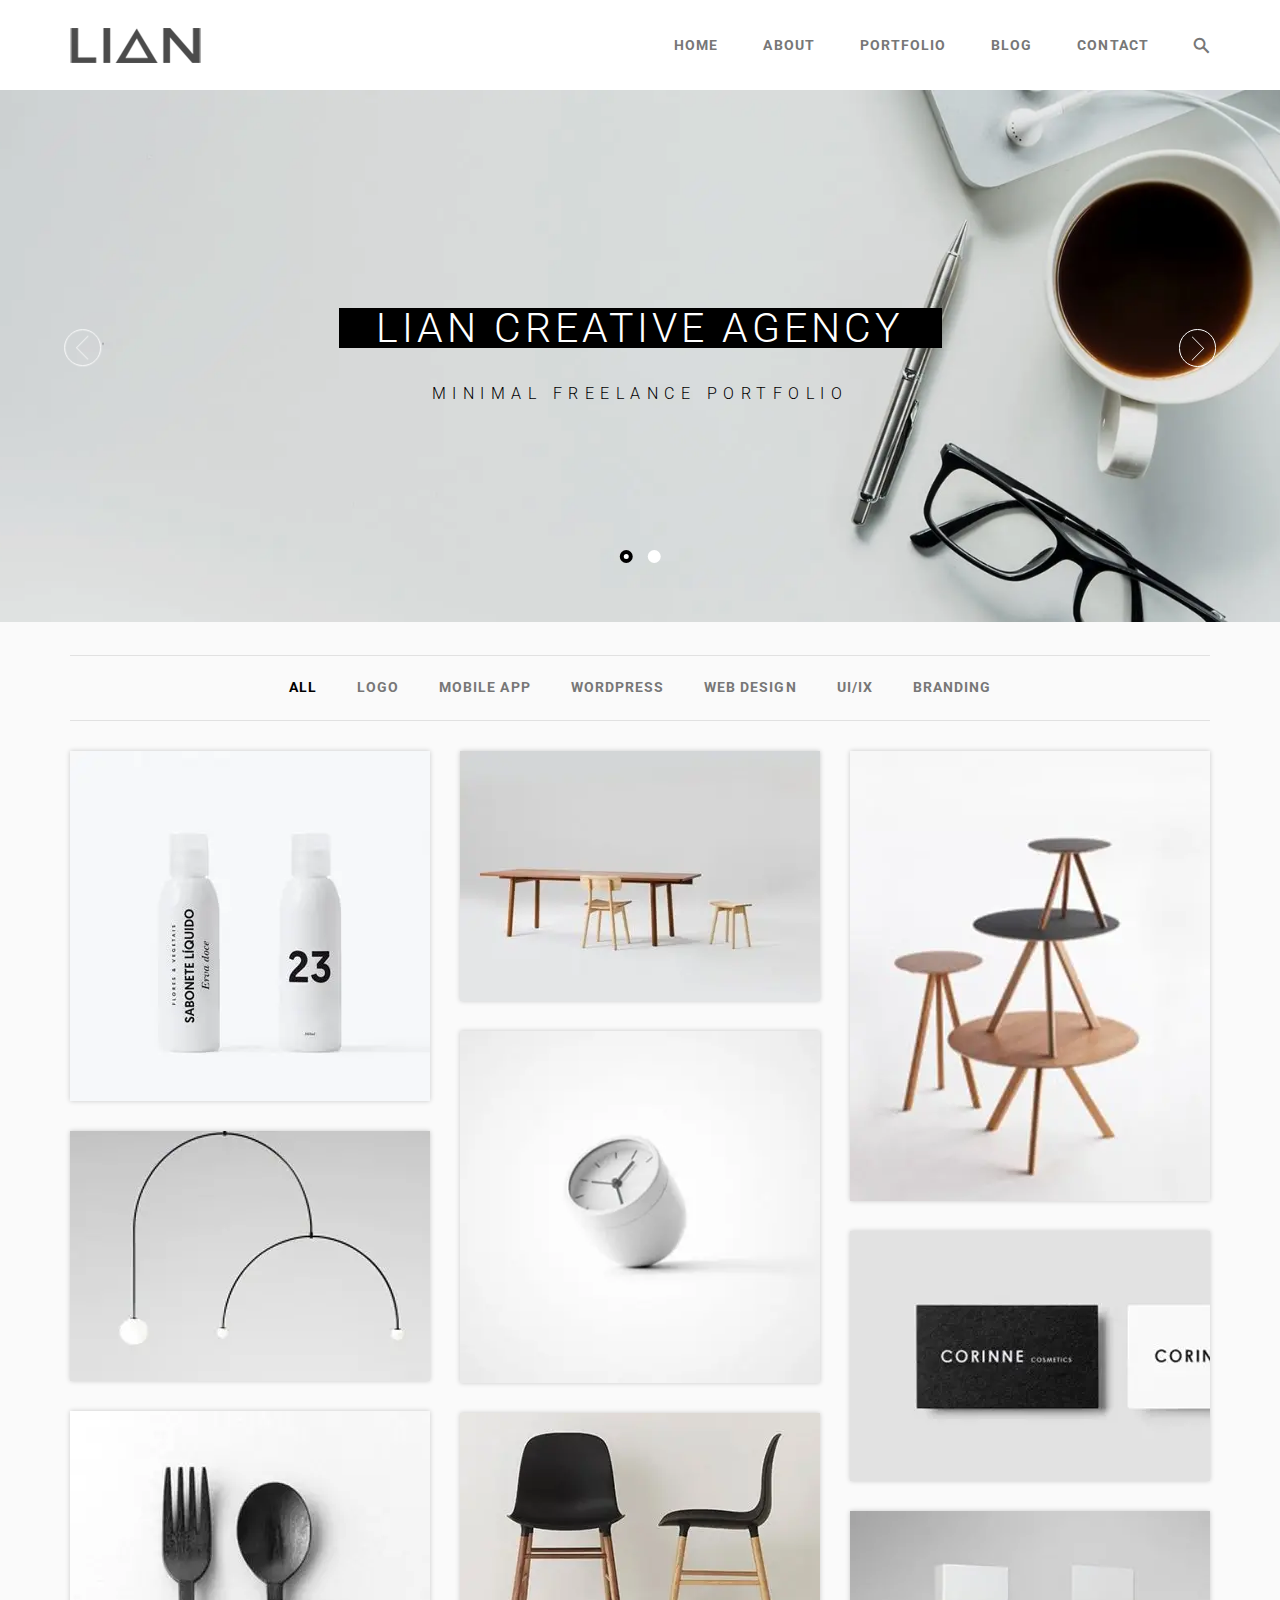
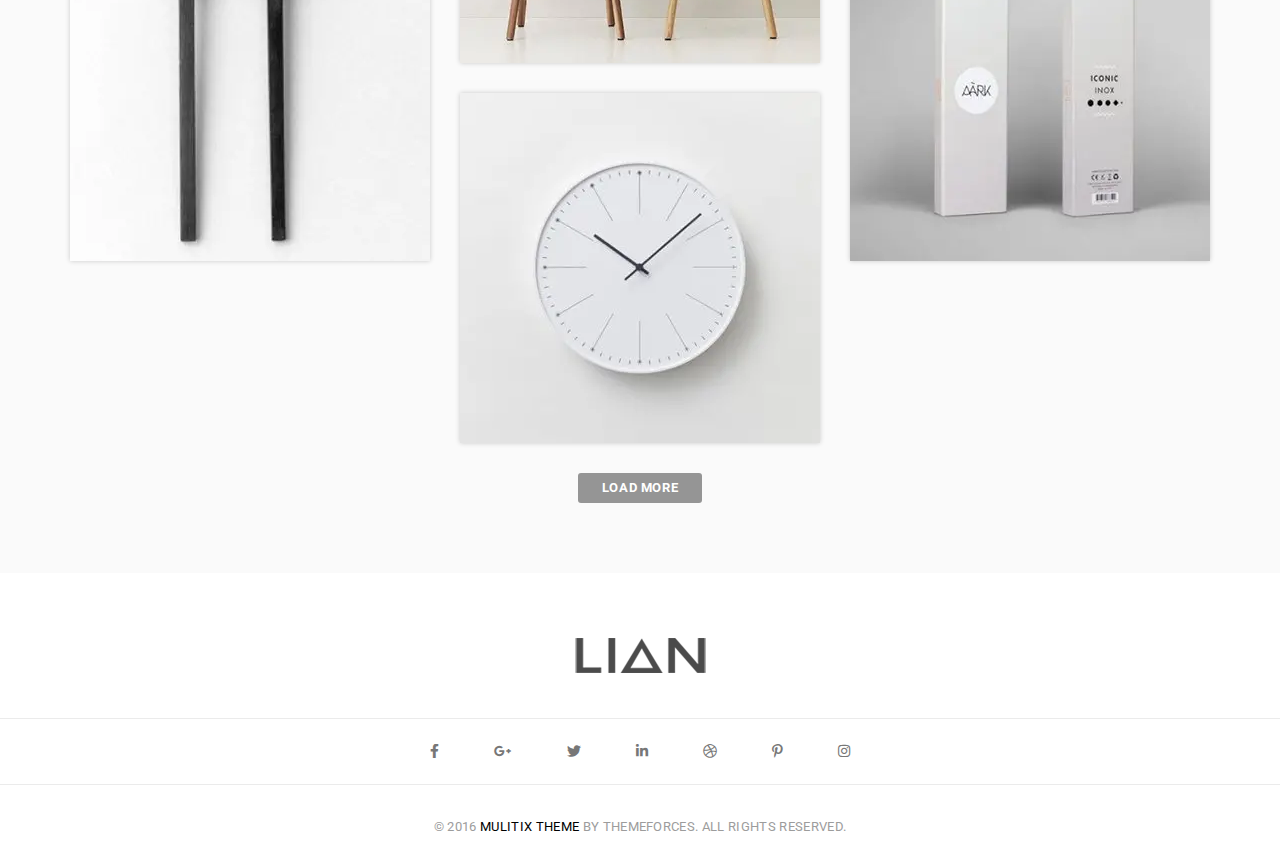
<file: index.html>
<!DOCTYPE html>
<html lang="ru">

<head>
	<title>Home</title>
	<meta charset="UTF-8">
	<meta name="format-detection" content="telephone=no">
	<link rel="stylesheet" href="css/style.min.css">
	<link rel="shortcut icon" href="favicon.ico">
	<!-- <meta name="robots" content="noindex, nofollow"> -->
	<!-- <meta name="viewport" content="width=device-width, initial-scale=1.0, maximum-scale=1.0, user-scalable=0"> -->
	<meta name="viewport" content="width=device-width, initial-scale=1.0">
</head>

<body>
	<div class="wrapper">
		<header class="header">
			<div class="header__content _container">
				<a href="index.html" class="header__logo"></a>
				<div class="header__menu menu">
					<div class="menu__icon icon-menu">
						<span></span>
						<span></span>
						<span></span>
					</div>
					<nav class="menu__body">
						<ul data-da=".menu__body,767,0" class="menu__list">
							<li><a href="index.html" class="menu__link">HOME</a></li>
							<li><a href="about.html" class="menu__link">About</a></li>
							<li><a href="portfolio.html" class="menu__link">Portfolio</a></li>
							<li><a href="blog.html" class="menu__link">BLOG</a></li>
							<li><a href="contacts.html" class="menu__link">Contact</a></li>
							<li class="menu__search-box">
								<form action="#" method="get">
									<input autocomplete="off" type="text" name="form[]" class="menu__input input"
										placeholder="Search">
								</form>
								<div class="menu__link _icon-search"></div>
							</li>
						</ul>
					</nav>
				</div>
			</div>
		</header>
		<main class="page">
			<div class="page__mainscreen-slider mainslider">
				<div class="mainslider__body _swiper">
					<div class="swiper-wrapper">
						<div class="mainslider__slide swiper-slide">
							<div class="mainslider__content content-mainslider">
								<div class="content-mainslider__body">
									<div class="content-mainslider__title main-title">
										<h1>Lian Creative Agency</h1>
									</div>
									<div class="content-mainslider__text main-subtitle">
										Minimal Freelance Portfolio
									</div>
								</div>
							</div>
							<div class="mainslider__image _ibg">
								<picture>
									<source srcset="img/main-bg-slider-01.webp" type="image/webp"><img
										src="img/main-bg-slider-01.jpg" alt="">
								</picture>
							</div>
						</div>
						<div class="mainslider__slide swiper-slide">
							<div class="mainslider__content content-mainslider">
								<div class="content-mainslider__body">
									<div class="content-mainslider__title main-title">
										<h1>Design & Branding</h1>
									</div>
									<div class="content-mainslider__text main-subtitle">
										We Deliver Quality Results
									</div>
								</div>
							</div>
							<div class="mainslider__image _ibg">
								<picture>
									<source srcset="img/main-bg-slider-02.webp" type="image/webp"><img
										src="img/main-bg-slider-02.jpg" alt="">
								</picture>
							</div>
						</div>
					</div>
				</div>
				<div class="mainslider__more mainslider__more_prev"></div>
				<div class="mainslider__more mainslider__more_next"></div>
				<div class="mainslider__dotts"></div>
			</div>
			<div class="page__portfolio portfolio-block">
				<div class="_container">
					<div class="portfolio-block__content content-block _tabs">
						<nav class="content-block__nav">
							<div class="content-block__item _tabs-item _active">All</div>
							<div class="content-block__item _tabs-item">Logo</div>
							<div class="content-block__item _tabs-item">Mobile App</div>
							<div class="content-block__item _tabs-item">WordPress</div>
							<div class="content-block__item _tabs-item">Web Design</div>
							<div class="content-block__item _tabs-item">UI/IX</div>
							<div class="content-block__item _tabs-item">Branding</div>
						</nav>
						<div class="content-block__body">
							<div class="content-block__block _tabs-block _active">
								<div class="content-block__row">
									<div class="content-block__column">
										<div class="content-block__img-body">
											<a href="details.html" class="content-block__image">
												<picture>
													<source srcset="img/portfolio/col1_01.webp" type="image/webp"><img
														src="img/portfolio/col1_01.jpg" alt="">
												</picture>
											</a>
										</div>
										<div class="content-block__img-body">
											<a href="details.html" class="content-block__image">
												<picture>
													<source srcset="img/portfolio/col1_02.webp" type="image/webp"><img
														src="img/portfolio/col1_02.jpg" alt="">
												</picture>
											</a>
										</div>
										<div class="content-block__img-body">
											<a href="details.html" class="content-block__image">
												<picture>
													<source srcset="img/portfolio/col1_03.webp" type="image/webp"><img
														src="img/portfolio/col1_03.jpg" alt="">
												</picture>
											</a>
										</div>
									</div>
									<div class="content-block__column">
										<div class="content-block__img-body">
											<a href="details.html" class="content-block__image">
												<picture>
													<source srcset="img/portfolio/col2_01.webp" type="image/webp"><img
														src="img/portfolio/col2_01.jpg" alt="">
												</picture>
											</a>
										</div>
										<div class="content-block__img-body">
											<a href="details.html" class="content-block__image">
												<picture>
													<source srcset="img/portfolio/col2_02.webp" type="image/webp"><img
														src="img/portfolio/col2_02.jpg" alt="">
												</picture>
											</a>
										</div>
										<div class="content-block__img-body">
											<a href="details.html" class="content-block__image">
												<picture>
													<source srcset="img/portfolio/col2_03.webp" type="image/webp"><img
														src="img/portfolio/col2_03.jpg" alt="">
												</picture>
											</a>
										</div>
										<div class="content-block__img-body">
											<a href="details.html" class="content-block__image">
												<picture>
													<source srcset="img/portfolio/col2_04.webp" type="image/webp"><img
														src="img/portfolio/col2_04.jpg" alt="">
												</picture>
											</a>
										</div>
									</div>
									<div class="content-block__column">
										<div class="content-block__img-body">
											<a href="details.html" class="content-block__image">
												<picture>
													<source srcset="img/portfolio/col3_01.webp" type="image/webp"><img
														src="img/portfolio/col3_01.jpg" alt="">
												</picture>
											</a>
										</div>
										<div class="content-block__img-body">
											<a href="details.html" class="content-block__image">
												<picture>
													<source srcset="img/portfolio/col3_02.webp" type="image/webp"><img
														src="img/portfolio/col3_02.jpg" alt="">
												</picture>
											</a>
										</div>
										<div class="content-block__img-body">
											<a href="details.html" class="content-block__image">
												<picture>
													<source srcset="img/portfolio/col3_03.webp" type="image/webp"><img
														src="img/portfolio/col3_03.jpg" alt="">
												</picture>
											</a>
										</div>
									</div>
								</div>
							</div>
							<div class="content-block__block _tabs-block">
								<div class="content-block__row">
									<div class="content-block__column">
										<div class="content-block__img-body">
											<a href="details.html" class="content-block__image">
												<picture>
													<source srcset="img/portfolio/col2_01.webp" type="image/webp"><img
														src="img/portfolio/col2_01.jpg" alt="">
												</picture>
											</a>
										</div>
										<div class="content-block__img-body">
											<a href="details.html" class="content-block__image">
												<picture>
													<source srcset="img/portfolio/col2_02.webp" type="image/webp"><img
														src="img/portfolio/col2_02.jpg" alt="">
												</picture>
											</a>
										</div>
										<div class="content-block__img-body">
											<a href="details.html" class="content-block__image">
												<picture>
													<source srcset="img/portfolio/col2_03.webp" type="image/webp"><img
														src="img/portfolio/col2_03.jpg" alt="">
												</picture>
											</a>
										</div>
										<div class="content-block__img-body">
											<a href="details.html" class="content-block__image">
												<picture>
													<source srcset="img/portfolio/col2_04.webp" type="image/webp"><img
														src="img/portfolio/col2_04.jpg" alt="">
												</picture>
											</a>
										</div>
									</div>
									<div class="content-block__column">
										<div class="content-block__img-body">
											<a href="details.html" class="content-block__image">
												<picture>
													<source srcset="img/portfolio/col1_01.webp" type="image/webp"><img
														src="img/portfolio/col1_01.jpg" alt="">
												</picture>
											</a>
										</div>
										<div class="content-block__img-body">
											<a href="details.html" class="content-block__image">
												<picture>
													<source srcset="img/portfolio/col1_02.webp" type="image/webp"><img
														src="img/portfolio/col1_02.jpg" alt="">
												</picture>
											</a>
										</div>
										<div class="content-block__img-body">
											<a href="details.html" class="content-block__image">
												<picture>
													<source srcset="img/portfolio/col1_03.webp" type="image/webp"><img
														src="img/portfolio/col1_03.jpg" alt="">
												</picture>
											</a>
										</div>
									</div>
									<div class="content-block__column">
										<div class="content-block__img-body">
											<a href="details.html" class="content-block__image">
												<picture>
													<source srcset="img/portfolio/col3_01.webp" type="image/webp"><img
														src="img/portfolio/col3_01.jpg" alt="">
												</picture>
											</a>
										</div>
										<div class="content-block__img-body">
											<a href="details.html" class="content-block__image">
												<picture>
													<source srcset="img/portfolio/col3_02.webp" type="image/webp"><img
														src="img/portfolio/col3_02.jpg" alt="">
												</picture>
											</a>
										</div>
										<div class="content-block__img-body">
											<a href="details.html" class="content-block__image">
												<picture>
													<source srcset="img/portfolio/col3_03.webp" type="image/webp"><img
														src="img/portfolio/col3_03.jpg" alt="">
												</picture>
											</a>
										</div>
									</div>
								</div>
							</div>
							<div class="content-block__block _tabs-block">
								<div class="content-block__row">
									<div class="content-block__column">
										<div class="content-block__img-body">
											<a href="details.html" class="content-block__image">
												<picture>
													<source srcset="img/portfolio/col2_01.webp" type="image/webp"><img
														src="img/portfolio/col2_01.jpg" alt="">
												</picture>
											</a>
										</div>
										<div class="content-block__img-body">
											<a href="details.html" class="content-block__image">
												<picture>
													<source srcset="img/portfolio/col2_02.webp" type="image/webp"><img
														src="img/portfolio/col2_02.jpg" alt="">
												</picture>
											</a>
										</div>
										<div class="content-block__img-body">
											<a href="details.html" class="content-block__image">
												<picture>
													<source srcset="img/portfolio/col2_03.webp" type="image/webp"><img
														src="img/portfolio/col2_03.jpg" alt="">
												</picture>
											</a>
										</div>
										<div class="content-block__img-body">
											<a href="details.html" class="content-block__image">
												<picture>
													<source srcset="img/portfolio/col2_04.webp" type="image/webp"><img
														src="img/portfolio/col2_04.jpg" alt="">
												</picture>
											</a>
										</div>
									</div>
									<div class="content-block__column">
										<div class="content-block__img-body">
											<a href="details.html" class="content-block__image">
												<picture>
													<source srcset="img/portfolio/col1_01.webp" type="image/webp"><img
														src="img/portfolio/col1_01.jpg" alt="">
												</picture>
											</a>
										</div>
										<div class="content-block__img-body">
											<a href="details.html" class="content-block__image">
												<picture>
													<source srcset="img/portfolio/col1_02.webp" type="image/webp"><img
														src="img/portfolio/col1_02.jpg" alt="">
												</picture>
											</a>
										</div>
										<div class="content-block__img-body">
											<a href="details.html" class="content-block__image">
												<picture>
													<source srcset="img/portfolio/col1_03.webp" type="image/webp"><img
														src="img/portfolio/col1_03.jpg" alt="">
												</picture>
											</a>
										</div>
									</div>
									<div class="content-block__column">
										<div class="content-block__img-body">
											<a href="details.html" class="content-block__image">
												<picture>
													<source srcset="img/portfolio/col3_01.webp" type="image/webp"><img
														src="img/portfolio/col3_01.jpg" alt="">
												</picture>
											</a>
										</div>
										<div class="content-block__img-body">
											<a href="details.html" class="content-block__image">
												<picture>
													<source srcset="img/portfolio/col3_02.webp" type="image/webp"><img
														src="img/portfolio/col3_02.jpg" alt="">
												</picture>
											</a>
										</div>
										<div class="content-block__img-body">
											<a href="details.html" class="content-block__image">
												<picture>
													<source srcset="img/portfolio/col3_03.webp" type="image/webp"><img
														src="img/portfolio/col3_03.jpg" alt="">
												</picture>
											</a>
										</div>
									</div>
								</div>
							</div>
							<div class="content-block__block _tabs-block">
								<div class="content-block__row">
									<div class="content-block__column">
										<div class="content-block__img-body">
											<a href="details.html" class="content-block__image">
												<picture>
													<source srcset="img/portfolio/col1_01.webp" type="image/webp"><img
														src="img/portfolio/col1_01.jpg" alt="">
												</picture>
											</a>
										</div>
										<div class="content-block__img-body">
											<a href="details.html" class="content-block__image">
												<picture>
													<source srcset="img/portfolio/col1_02.webp" type="image/webp"><img
														src="img/portfolio/col1_02.jpg" alt="">
												</picture>
											</a>
										</div>
										<div class="content-block__img-body">
											<a href="details.html" class="content-block__image">
												<picture>
													<source srcset="img/portfolio/col1_03.webp" type="image/webp"><img
														src="img/portfolio/col1_03.jpg" alt="">
												</picture>
											</a>
										</div>
									</div>
									<div class="content-block__column">
										<div class="content-block__img-body">
											<a href="details.html" class="content-block__image">
												<picture>
													<source srcset="img/portfolio/col2_01.webp" type="image/webp"><img
														src="img/portfolio/col2_01.jpg" alt="">
												</picture>
											</a>
										</div>
										<div class="content-block__img-body">
											<a href="details.html" class="content-block__image">
												<picture>
													<source srcset="img/portfolio/col2_02.webp" type="image/webp"><img
														src="img/portfolio/col2_02.jpg" alt="">
												</picture>
											</a>
										</div>
										<div class="content-block__img-body">
											<a href="details.html" class="content-block__image">
												<picture>
													<source srcset="img/portfolio/col2_03.webp" type="image/webp"><img
														src="img/portfolio/col2_03.jpg" alt="">
												</picture>
											</a>
										</div>
										<div class="content-block__img-body">
											<a href="details.html" class="content-block__image">
												<picture>
													<source srcset="img/portfolio/col2_04.webp" type="image/webp"><img
														src="img/portfolio/col2_04.jpg" alt="">
												</picture>
											</a>
										</div>
									</div>
									<div class="content-block__column">
										<div class="content-block__img-body">
											<a href="details.html" class="content-block__image">
												<picture>
													<source srcset="img/portfolio/col3_01.webp" type="image/webp"><img
														src="img/portfolio/col3_01.jpg" alt="">
												</picture>
											</a>
										</div>
										<div class="content-block__img-body">
											<a href="details.html" class="content-block__image">
												<picture>
													<source srcset="img/portfolio/col3_02.webp" type="image/webp"><img
														src="img/portfolio/col3_02.jpg" alt="">
												</picture>
											</a>
										</div>
										<div class="content-block__img-body">
											<a href="details.html" class="content-block__image">
												<picture>
													<source srcset="img/portfolio/col3_03.webp" type="image/webp"><img
														src="img/portfolio/col3_03.jpg" alt="">
												</picture>
											</a>
										</div>
									</div>
								</div>
							</div>
							<div class="content-block__block _tabs-block">
								<div class="content-block__row">
									<div class="content-block__column">
										<div class="content-block__img-body">
											<a href="details.html" class="content-block__image">
												<picture>
													<source srcset="img/portfolio/col2_01.webp" type="image/webp"><img
														src="img/portfolio/col2_01.jpg" alt="">
												</picture>
											</a>
										</div>
										<div class="content-block__img-body">
											<a href="details.html" class="content-block__image">
												<picture>
													<source srcset="img/portfolio/col2_02.webp" type="image/webp"><img
														src="img/portfolio/col2_02.jpg" alt="">
												</picture>
											</a>
										</div>
										<div class="content-block__img-body">
											<a href="details.html" class="content-block__image">
												<picture>
													<source srcset="img/portfolio/col2_03.webp" type="image/webp"><img
														src="img/portfolio/col2_03.jpg" alt="">
												</picture>
											</a>
										</div>
										<div class="content-block__img-body">
											<a href="details.html" class="content-block__image">
												<picture>
													<source srcset="img/portfolio/col2_04.webp" type="image/webp"><img
														src="img/portfolio/col2_04.jpg" alt="">
												</picture>
											</a>
										</div>
									</div>
									<div class="content-block__column">
										<div class="content-block__img-body">
											<a href="details.html" class="content-block__image">
												<picture>
													<source srcset="img/portfolio/col1_01.webp" type="image/webp"><img
														src="img/portfolio/col1_01.jpg" alt="">
												</picture>
											</a>
										</div>
										<div class="content-block__img-body">
											<a href="details.html" class="content-block__image">
												<picture>
													<source srcset="img/portfolio/col1_02.webp" type="image/webp"><img
														src="img/portfolio/col1_02.jpg" alt="">
												</picture>
											</a>
										</div>
										<div class="content-block__img-body">
											<a href="details.html" class="content-block__image">
												<picture>
													<source srcset="img/portfolio/col1_03.webp" type="image/webp"><img
														src="img/portfolio/col1_03.jpg" alt="">
												</picture>
											</a>
										</div>
									</div>
									<div class="content-block__column">
										<div class="content-block__img-body">
											<a href="details.html" class="content-block__image">
												<picture>
													<source srcset="img/portfolio/col3_01.webp" type="image/webp"><img
														src="img/portfolio/col3_01.jpg" alt="">
												</picture>
											</a>
										</div>
										<div class="content-block__img-body">
											<a href="details.html" class="content-block__image">
												<picture>
													<source srcset="img/portfolio/col3_02.webp" type="image/webp"><img
														src="img/portfolio/col3_02.jpg" alt="">
												</picture>
											</a>
										</div>
										<div class="content-block__img-body">
											<a href="details.html" class="content-block__image">
												<picture>
													<source srcset="img/portfolio/col3_03.webp" type="image/webp"><img
														src="img/portfolio/col3_03.jpg" alt="">
												</picture>
											</a>
										</div>
									</div>
								</div>
							</div>
							<div class="content-block__block _tabs-block">
								<div class="content-block__row">
									<div class="content-block__column">
										<div class="content-block__img-body">
											<a href="details.html" class="content-block__image">
												<picture>
													<source srcset="img/portfolio/col1_01.webp" type="image/webp"><img
														src="img/portfolio/col1_01.jpg" alt="">
												</picture>
											</a>
										</div>
										<div class="content-block__img-body">
											<a href="details.html" class="content-block__image">
												<picture>
													<source srcset="img/portfolio/col1_02.webp" type="image/webp"><img
														src="img/portfolio/col1_02.jpg" alt="">
												</picture>
											</a>
										</div>
										<div class="content-block__img-body">
											<a href="details.html" class="content-block__image">
												<picture>
													<source srcset="img/portfolio/col1_03.webp" type="image/webp"><img
														src="img/portfolio/col1_03.jpg" alt="">
												</picture>
											</a>
										</div>
									</div>
									<div class="content-block__column">
										<div class="content-block__img-body">
											<a href="details.html" class="content-block__image">
												<picture>
													<source srcset="img/portfolio/col2_01.webp" type="image/webp"><img
														src="img/portfolio/col2_01.jpg" alt="">
												</picture>
											</a>
										</div>
										<div class="content-block__img-body">
											<a href="details.html" class="content-block__image">
												<picture>
													<source srcset="img/portfolio/col2_02.webp" type="image/webp"><img
														src="img/portfolio/col2_02.jpg" alt="">
												</picture>
											</a>
										</div>
										<div class="content-block__img-body">
											<a href="details.html" class="content-block__image">
												<picture>
													<source srcset="img/portfolio/col2_03.webp" type="image/webp"><img
														src="img/portfolio/col2_03.jpg" alt="">
												</picture>
											</a>
										</div>
										<div class="content-block__img-body">
											<a href="details.html" class="content-block__image">
												<picture>
													<source srcset="img/portfolio/col2_04.webp" type="image/webp"><img
														src="img/portfolio/col2_04.jpg" alt="">
												</picture>
											</a>
										</div>
									</div>
									<div class="content-block__column">
										<div class="content-block__img-body">
											<a href="details.html" class="content-block__image">
												<picture>
													<source srcset="img/portfolio/col3_01.webp" type="image/webp"><img
														src="img/portfolio/col3_01.jpg" alt="">
												</picture>
											</a>
										</div>
										<div class="content-block__img-body">
											<a href="details.html" class="content-block__image">
												<picture>
													<source srcset="img/portfolio/col3_02.webp" type="image/webp"><img
														src="img/portfolio/col3_02.jpg" alt="">
												</picture>
											</a>
										</div>
										<div class="content-block__img-body">
											<a href="details.html" class="content-block__image">
												<picture>
													<source srcset="img/portfolio/col3_03.webp" type="image/webp"><img
														src="img/portfolio/col3_03.jpg" alt="">
												</picture>
											</a>
										</div>
									</div>
								</div>
							</div>
							<div class="content-block__block _tabs-block">
								<div class="content-block__row">
									<div class="content-block__column">
										<div class="content-block__img-body">
											<a href="details.html" class="content-block__image">
												<picture>
													<source srcset="img/portfolio/col2_01.webp" type="image/webp"><img
														src="img/portfolio/col2_01.jpg" alt="">
												</picture>
											</a>
										</div>
										<div class="content-block__img-body">
											<a href="details.html" class="content-block__image">
												<picture>
													<source srcset="img/portfolio/col2_02.webp" type="image/webp"><img
														src="img/portfolio/col2_02.jpg" alt="">
												</picture>
											</a>
										</div>
										<div class="content-block__img-body">
											<a href="details.html" class="content-block__image">
												<picture>
													<source srcset="img/portfolio/col2_03.webp" type="image/webp"><img
														src="img/portfolio/col2_03.jpg" alt="">
												</picture>
											</a>
										</div>
										<div class="content-block__img-body">
											<a href="details.html" class="content-block__image">
												<picture>
													<source srcset="img/portfolio/col2_04.webp" type="image/webp"><img
														src="img/portfolio/col2_04.jpg" alt="">
												</picture>
											</a>
										</div>
									</div>
									<div class="content-block__column">
										<div class="content-block__img-body">
											<a href="details.html" class="content-block__image">
												<picture>
													<source srcset="img/portfolio/col1_01.webp" type="image/webp"><img
														src="img/portfolio/col1_01.jpg" alt="">
												</picture>
											</a>
										</div>
										<div class="content-block__img-body">
											<a href="details.html" class="content-block__image">
												<picture>
													<source srcset="img/portfolio/col1_02.webp" type="image/webp"><img
														src="img/portfolio/col1_02.jpg" alt="">
												</picture>
											</a>
										</div>
										<div class="content-block__img-body">
											<a href="details.html" class="content-block__image">
												<picture>
													<source srcset="img/portfolio/col1_03.webp" type="image/webp"><img
														src="img/portfolio/col1_03.jpg" alt="">
												</picture>
											</a>
										</div>
									</div>
									<div class="content-block__column">
										<div class="content-block__img-body">
											<a href="details.html" class="content-block__image">
												<picture>
													<source srcset="img/portfolio/col3_01.webp" type="image/webp"><img
														src="img/portfolio/col3_01.jpg" alt="">
												</picture>
											</a>
										</div>
										<div class="content-block__img-body">
											<a href="details.html" class="content-block__image">
												<picture>
													<source srcset="img/portfolio/col3_02.webp" type="image/webp"><img
														src="img/portfolio/col3_02.jpg" alt="">
												</picture>
											</a>
										</div>
										<div class="content-block__img-body">
											<a href="details.html" class="content-block__image">
												<picture>
													<source srcset="img/portfolio/col3_03.webp" type="image/webp"><img
														src="img/portfolio/col3_03.jpg" alt="">
												</picture>
											</a>
										</div>
									</div>
								</div>
							</div>
						</div>
					</div>
					<a href="#" class="portfolio-block__btn">Load More</a>
				</div>
			</div>
		</main>
		<footer class="footer">
			<div class="footer__content">
				<div class="footer__logo">
					<a href="index.html" class="footer__logo-link"></a>
				</div>
				<div class="footer__social">
					<ul class="footer__list">
						<li>
							<a href="#" class="footer__link _icon-facebook">

							</a>
						</li>
						<li>
							<a href="#" class="footer__link _icon-googlePlus">

							</a>
						</li>
						<li>
							<a href="#" class="footer__link _icon-twitter">

							</a>
						</li>
						<li>
							<a href="#" class="footer__link _icon-linkedin">

							</a>
						</li>
						<li>
							<a href="#" class="footer__link _icon-dribbble">

							</a>
						</li>
						<li>
							<a href="#" class="footer__link _icon-pinterest">

							</a>
						</li>
						<li>
							<a href="#" class="footer__link _icon-instagram">

							</a>
						</li>
					</ul>
				</div>
				<div class="footer__bottom">
					<p>© 2016 <span>Mulitix Theme</span> by ThemeForces. All Rights Reserved.</p>
				</div>
			</div>
		</footer>
	</div>
	<!-- Swiper -->
	<!-- <script src="https://unpkg.com/swiper/swiper-bundle.min.js"></script> -->
	<script src="js/vendors.min.js"></script>
	<script src="js/app.min.js"></script>
</body>

</html>
</file>
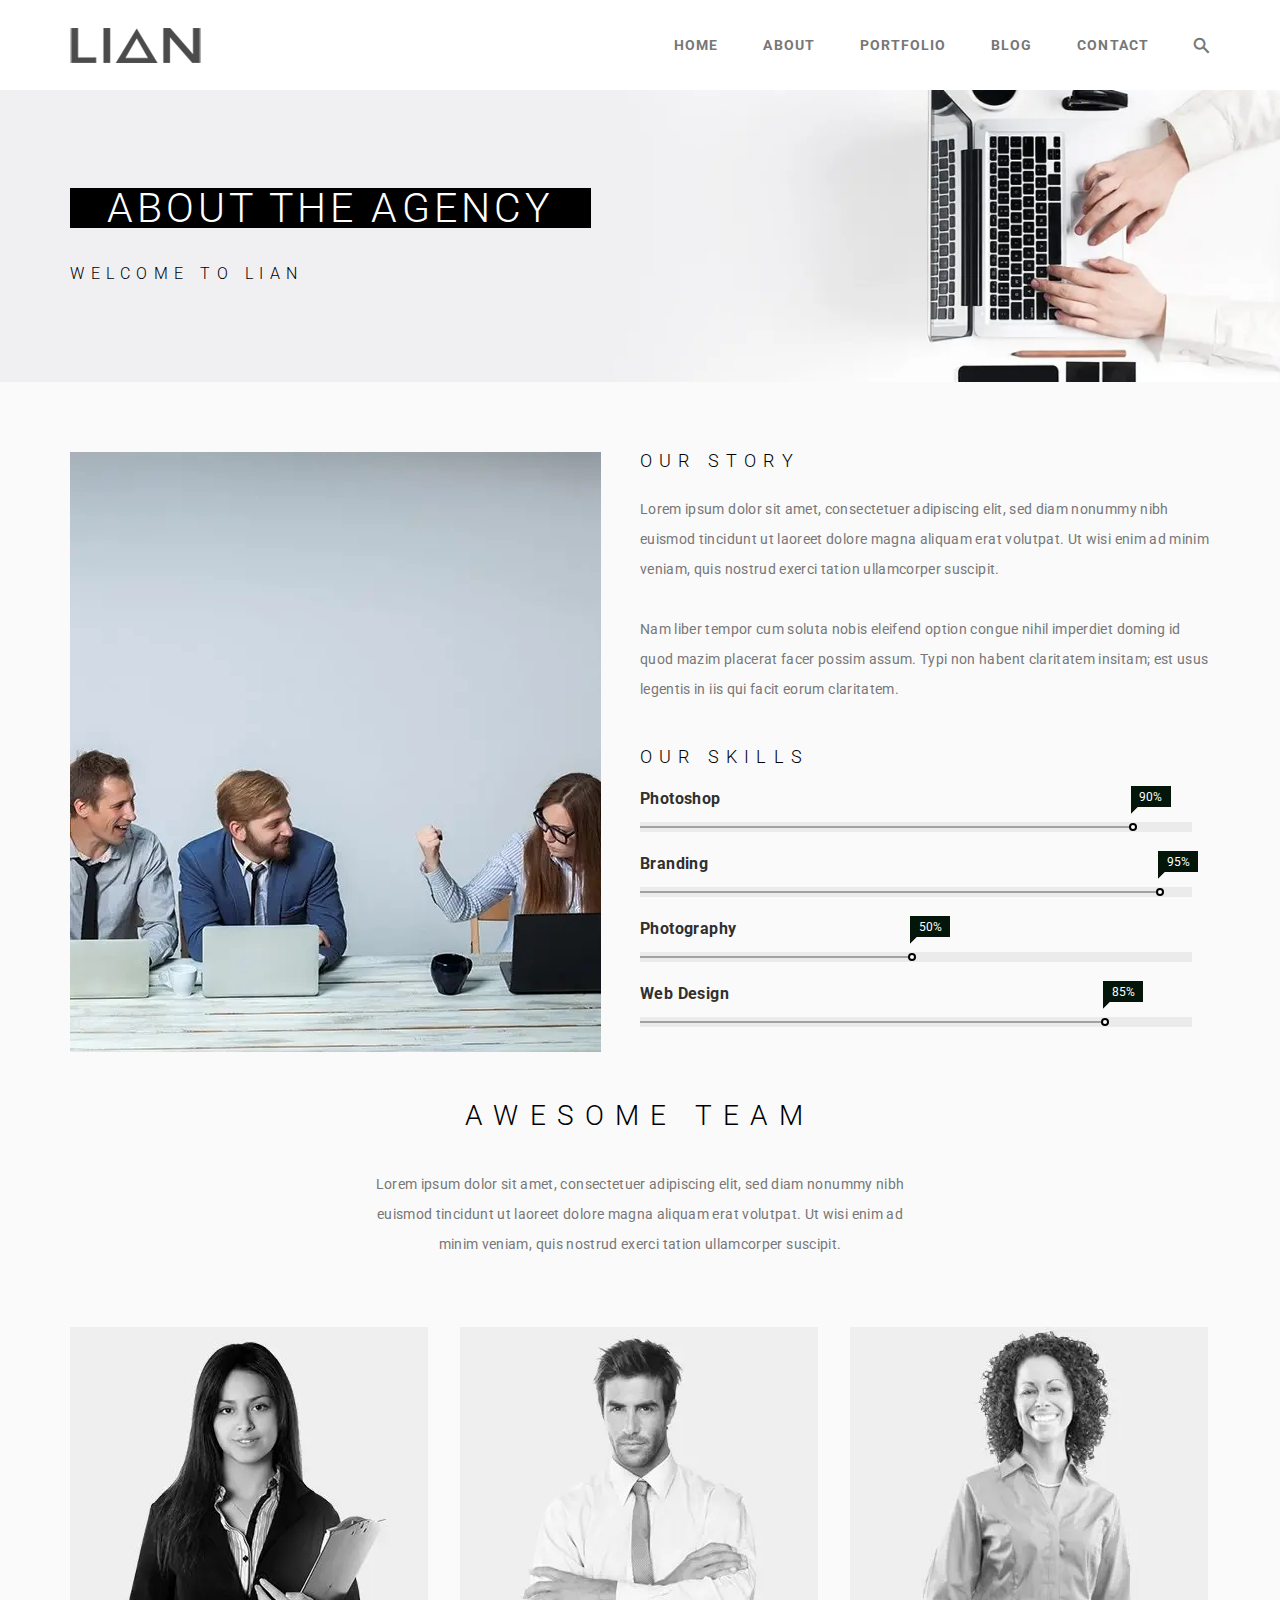
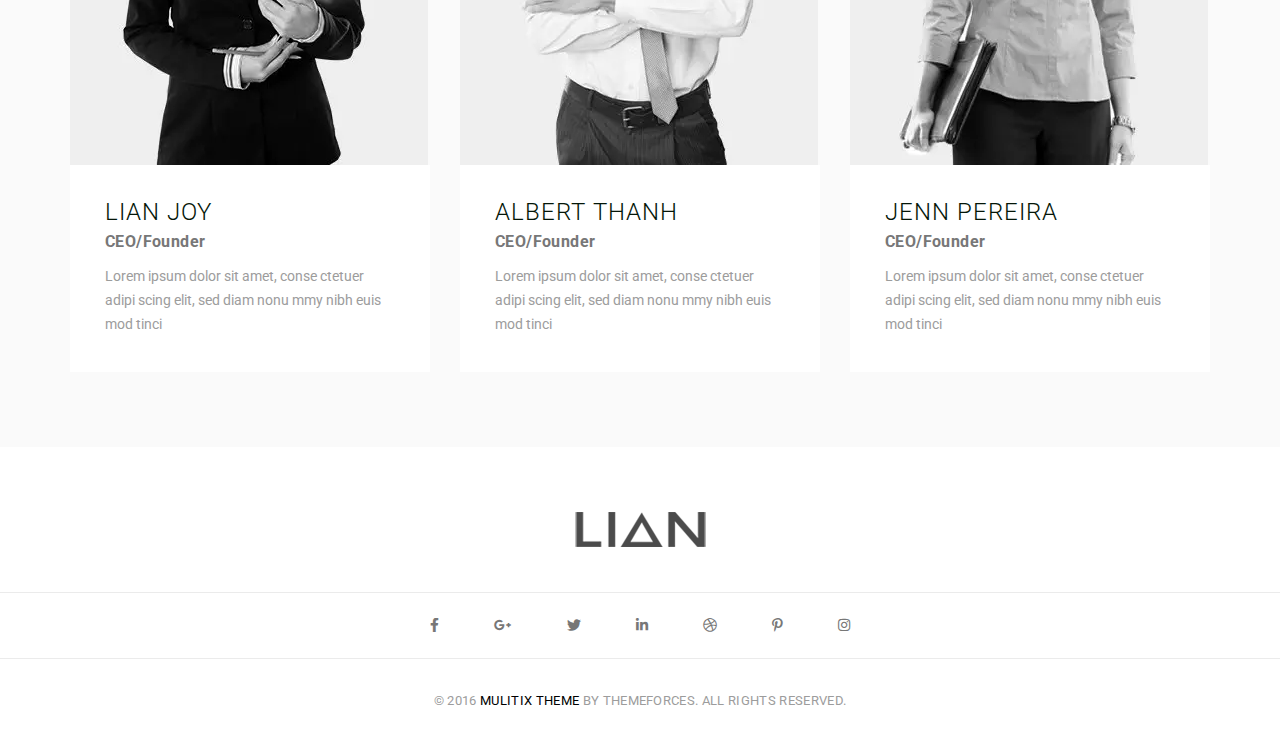
<file: about.html>
<!DOCTYPE html>
<html lang="ru">

<head>
	<title>About</title>
	<meta charset="UTF-8">
	<meta name="format-detection" content="telephone=no">
	<link rel="stylesheet" href="css/style.min.css">
	<link rel="shortcut icon" href="favicon.ico">
	<!-- <meta name="robots" content="noindex, nofollow"> -->
	<!-- <meta name="viewport" content="width=device-width, initial-scale=1.0, maximum-scale=1.0, user-scalable=0"> -->
	<meta name="viewport" content="width=device-width, initial-scale=1.0">
</head>

<body>
	<div class="wrapper">
		<header class="header">
			<div class="header__content _container">
				<a href="index.html" class="header__logo"></a>
				<div class="header__menu menu">
					<div class="menu__icon icon-menu">
						<span></span>
						<span></span>
						<span></span>
					</div>
					<nav class="menu__body">
						<ul data-da=".menu__body,767,0" class="menu__list">
							<li><a href="index.html" class="menu__link">HOME</a></li>
							<li><a href="about.html" class="menu__link">About</a></li>
							<li><a href="portfolio.html" class="menu__link">Portfolio</a></li>
							<li><a href="blog.html" class="menu__link">BLOG</a></li>
							<li><a href="contacts.html" class="menu__link">Contact</a></li>
							<li class="menu__search-box">
								<form action="#" method="get">
									<input autocomplete="off" type="text" name="form[]" class="menu__input input"
										placeholder="Search">
								</form>
								<div class="menu__link _icon-search"></div>
							</li>
						</ul>
					</nav>
				</div>
		</header>
		<main class="page">
			<div class="page__mainscreen mainscreen">
				<div class="mainscreen__image _ibg">
					<picture>
						<source srcset="img/main_bg_about.webp" type="image/webp"><img src="img/main_bg_about.jpg" alt="">
					</picture>
				</div>
				<div class="mainscreen__content content-mainscreen _container">
					<div class="content-mainscreen__title main-title">
						<h1>About The Agency</h1>
					</div>
					<div class="content-mainscreen__subtitle main-subtitle">
						Welcome to Lian
					</div>
				</div>
			</div>
			<div class="page__story story-block">
				<div class="story-block__row _container">
					<div class="story-block__column story-block__column_left">
						<div class="story-block__image">
							<picture>
								<source srcset="img/about-story.webp" type="image/webp"><img src="img/about-story.jpg" alt="">
							</picture>
						</div>
					</div>
					<div class="story-block__column story-block__column_right">
						<div class="story-block__info">
							<div class="story-block__title title-h2">Our Story</div>
							<div class="story-block__subtitle subtitle-info">
								<p>Lorem ipsum dolor sit amet, consectetuer adipiscing elit, sed diam nonummy nibh euismod
									tincidunt ut laoreet dolore magna aliquam erat volutpat. Ut wisi enim ad minim veniam, quis
									nostrud exerci tation ullamcorper suscipit.</p>
								<p>Nam liber tempor cum soluta nobis eleifend option congue nihil imperdiet doming id quod mazim
									placerat facer possim assum. Typi non habent claritatem insitam; est usus legentis in iis qui
									facit eorum claritatem.</p>
							</div>
							<div class="story-block__title title-h2">Our SKills</div>
							<div class="story-block__skills skills-block">
								<li>
									<h3>Photoshop</h3><span class="skills-block__bar"><span
											class="skills-block__photoshop"></span></span>
								</li>
								<li>
									<h3>Branding</h3><span class="skills-block__bar"><span
											class="skills-block__branding"></span></span>
								</li>
								<li>
									<h3>Photography</h3><span class="skills-block__bar"><span
											class="skills-block__photography"></span></span>
								</li>
								<li>
									<h3>Web Design</h3><span class="skills-block__bar"><span
											class="skills-block__webdesign"></span></span>
								</li>
							</div>
						</div>
					</div>
				</div>
			</div>
			<div class="page__team team-section">
				<div class="team-section__container _small-container">
					<div class="team-section__header header-section">
						<div class="team-section__title title-section">Awesome Team</div>
						<div class="team-section__subtitle subtitle-section">Lorem ipsum dolor sit amet, consectetuer
							adipiscing elit, sed diam nonummy nibh euismod tincidunt ut laoreet dolore magna aliquam erat
							volutpat. Ut wisi enim ad minim veniam, quis nostrud exerci tation ullamcorper suscipit.</div>
					</div>
				</div>
				<div class="team-section__container _container">
					<div class="team-section__row">
						<div class="team-section__column">
							<div class="team-section__item">
								<div class="team-section__image">
									<picture>
										<source srcset="img/team/01.webp" type="image/webp"><img src="img/team/01.jpg" alt="">
									</picture>
								</div>
								<div class="team-section__body">
									<div class="team-section__name">Lian Joy</div>
									<div class="team-section__prof">CEO/Founder</div>
									<div class="team-section__text">Lorem ipsum dolor sit amet, conse ctetuer adipi scing elit,
										sed
										diam nonu mmy nibh euis mod tinci</div>
								</div>
								<div class="team-section__footer"></div>
							</div>
						</div>
						<div class="team-section__column">
							<div class="team-section__item">
								<div class="team-section__image">
									<picture>
										<source srcset="img/team/02.webp" type="image/webp"><img src="img/team/02.jpg" alt="">
									</picture>
								</div>
								<div class="team-section__body">
									<div class="team-section__name">Albert Thanh</div>
									<div class="team-section__prof">CEO/Founder</div>
									<div class="team-section__text">Lorem ipsum dolor sit amet, conse ctetuer adipi scing elit,
										sed
										diam nonu mmy nibh euis mod tinci</div>
								</div>
								<div class="team-section__footer"></div>
							</div>
						</div>
						<div class="team-section__column">
							<div class="team-section__item">
								<div class="team-section__image">
									<picture>
										<source srcset="img/team/03.webp" type="image/webp"><img src="img/team/03.jpg" alt="">
									</picture>
								</div>
								<div class="team-section__body">
									<div class="team-section__name">Jenn Pereira</div>
									<div class="team-section__prof">CEO/Founder</div>
									<div class="team-section__text">Lorem ipsum dolor sit amet, conse ctetuer adipi scing elit,
										sed
										diam nonu mmy nibh euis mod tinci</div>
								</div>
								<div class="team-section__footer"></div>
							</div>
						</div>
					</div>
				</div>
			</div>
		</main>
		<footer class="footer">
			<div class="footer__content">
				<div class="footer__logo">
					<a href="index.html" class="footer__logo-link"></a>
				</div>
				<div class="footer__social">
					<ul class="footer__list">
						<li>
							<a href="#" class="footer__link _icon-facebook">

							</a>
						</li>
						<li>
							<a href="#" class="footer__link _icon-googlePlus">

							</a>
						</li>
						<li>
							<a href="#" class="footer__link _icon-twitter">

							</a>
						</li>
						<li>
							<a href="#" class="footer__link _icon-linkedin">

							</a>
						</li>
						<li>
							<a href="#" class="footer__link _icon-dribbble">

							</a>
						</li>
						<li>
							<a href="#" class="footer__link _icon-pinterest">

							</a>
						</li>
						<li>
							<a href="#" class="footer__link _icon-instagram">

							</a>
						</li>
					</ul>
				</div>
				<div class="footer__bottom">
					<p>© 2016 <span>Mulitix Theme</span> by ThemeForces. All Rights Reserved.</p>
				</div>
			</div>
		</footer>
	</div>
	<!-- Swiper -->
	<!-- <script src="https://unpkg.com/swiper/swiper-bundle.min.js"></script> -->
	<script src="js/vendors.min.js"></script>
	<script src="js/app.min.js"></script>
</body>

</html>
</file>
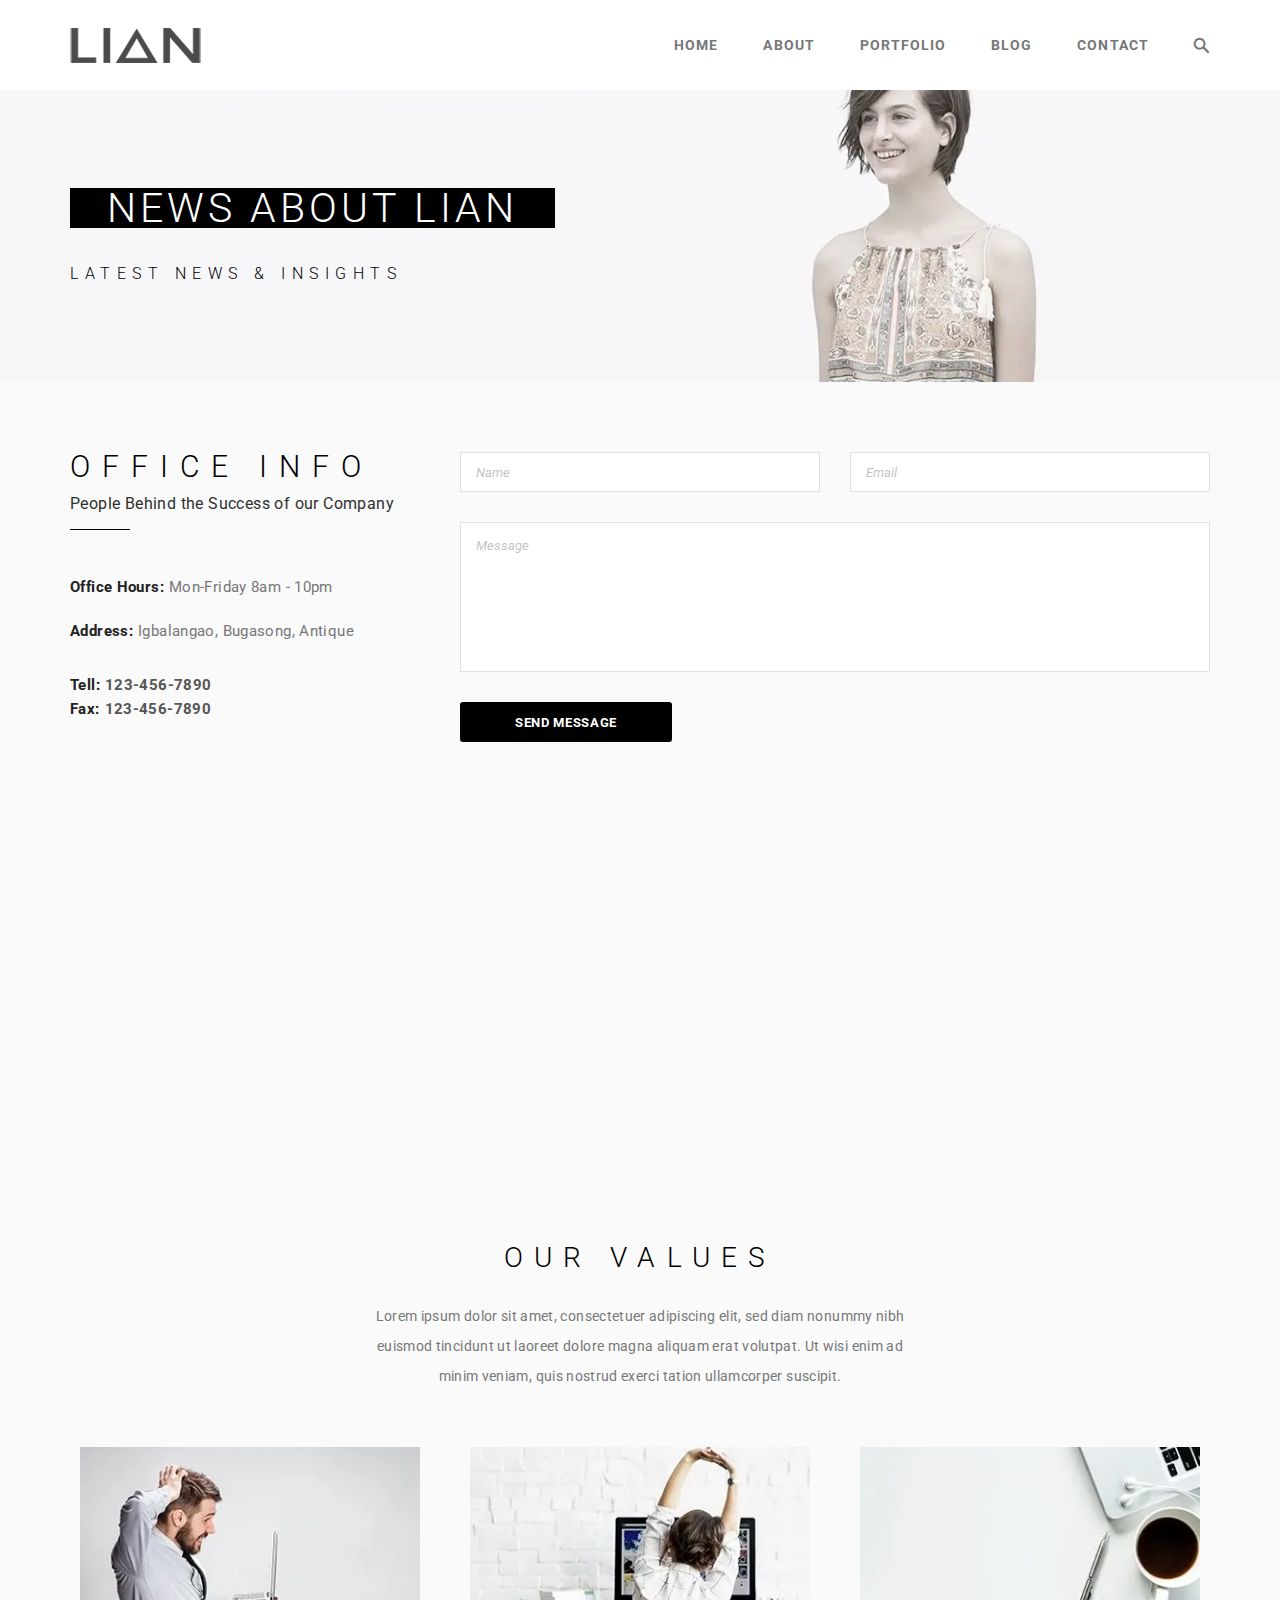
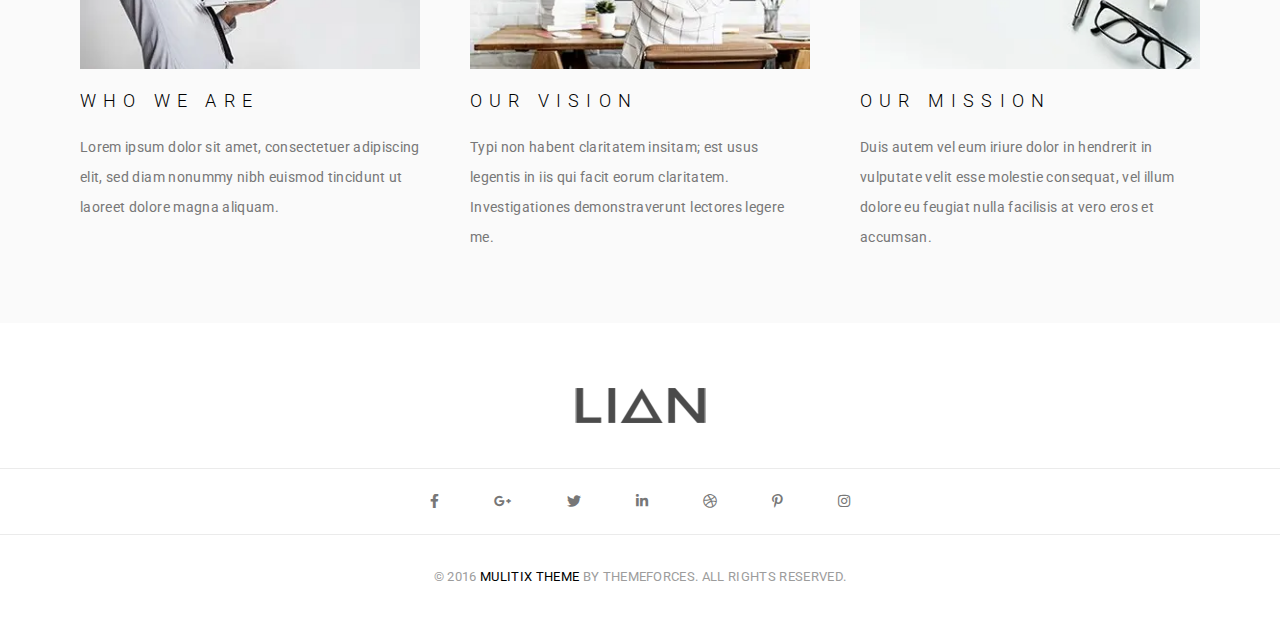
<file: contacts.html>
<!DOCTYPE html>
<html lang="ru">

<head>
	<title>Contacts</title>
	<meta charset="UTF-8">
	<meta name="format-detection" content="telephone=no">
	<link rel="stylesheet" href="css/style.min.css">
	<link rel="shortcut icon" href="favicon.ico">
	<!-- <meta name="robots" content="noindex, nofollow"> -->
	<!-- <meta name="viewport" content="width=device-width, initial-scale=1.0, maximum-scale=1.0, user-scalable=0"> -->
	<meta name="viewport" content="width=device-width, initial-scale=1.0">
</head>

<body>
	<div class="wrapper">
		<header class="header">
			<div class="header__content _container">
				<a href="index.html" class="header__logo"></a>
				<div class="header__menu menu">
					<div class="menu__icon icon-menu">
						<span></span>
						<span></span>
						<span></span>
					</div>
					<nav class="menu__body">
						<ul data-da=".menu__body,767,0" class="menu__list">
							<li><a href="index.html" class="menu__link">HOME</a></li>
							<li><a href="about.html" class="menu__link">About</a></li>
							<li><a href="portfolio.html" class="menu__link">Portfolio</a></li>
							<li><a href="blog.html" class="menu__link">BLOG</a></li>
							<li><a href="contacts.html" class="menu__link">Contact</a></li>
							<li class="menu__search-box">
								<form action="#" method="get">
									<input autocomplete="off" type="text" name="form[]" class="menu__input input"
										placeholder="Search">
								</form>
								<div class="menu__link _icon-search"></div>
							</li>
						</ul>
					</nav>
				</div>
		</header>
		<main class="page">
			<div class="page__mainscreen mainscreen">
				<div class="mainscreen__image _ibg">
					<picture>
						<source srcset="img/main_bg_blog.webp" type="image/webp"><img src="img/main_bg_blog.jpg" alt="">
					</picture>
				</div>
				<div class="mainscreen__content content-mainscreen _container">
					<div class="content-mainscreen__title main-title">
						<h1>News About Lian</h1>
					</div>
					<div class="content-mainscreen__subtitle main-subtitle">
						Latest News & Insights
					</div>
				</div>
			</div>
			<!-- Page-content -->
			<div class="page__contacts main-contacts">
				<div class="contacts-page__container _container">
					<div class="main-contacts__row">
						<div class="main-contacts__column main-contacts__column_left">
							<div class="main-contacts__title">Office Info</div>
							<div class="main-contacts__subtitle">People Behind the Success of our Company</div>
							<div class="main-contacts__address">
								<p><span>Office Hours:</span>Mon-Friday 8am - 10pm</p>
								<p><span>Address:</span>Igbalangao, Bugasong, Antique</p>
							</div>
							<div class="main-contacts__phone">
								<p><span>Tell:</span><a href="tel:1234567890">123-456-7890</a></p>
								<p><span>Fax:</span><a href="tel:1234567890">123-456-7890</a></p>
							</div>
						</div>
						<div class="main-contacts__column main-contacts__column_right">
							<form action="#" method="POST" class="main-contacts__form">
								<div class="main-contacts__right-row">
									<div class="main-contacts__right-column">
										<input type="text" name="form[]" data-error="Enter your name" data-value=""
											class="input _req" placeholder="Name">
									</div>
									<div class="main-contacts__right-column">
										<input type="email" name="form[]" data-error="Enter your email" data-value=""
											class="input _email _req" placeholder="Email">
									</div>
								</div>
								<textarea name="Message" class="input" placeholder="Message"></textarea>
								<button type="submit" class="main-contacts__form-btn btn-form">Send Message</button>
							</form>
						</div>
					</div>
				</div>
			</div>
			<div class="page__map map">
				<div class="map__map">
					<iframe
						src="https://www.google.com/maps/embed?pb=!1m18!1m12!1m3!1d2544.512366957101!2d-73.82593306639302!3d40.67502190706226!2m3!1f0!2f0!3f0!3m2!1i1024!2i768!4f13.1!3m3!1m2!1s0x89c267423a7eab29%3A0xd7343d76231af991!2s114%20St%2FSutter%20Av!5e0!3m2!1sru!2sua!4v1621629236823!5m2!1sru!2sua"
						width="100%" height="360" style="border:0;" allowfullscreen="" loading="lazy"></iframe>
				</div>
			</div>
			<div class="page__values values-section">
				<div class="values-section__container _small-container">
					<div class="values-section__title title-section">Our Values</div>
					<div class="values-section__subtitle subtitle-section">Lorem ipsum dolor sit amet, consectetuer
						adipiscing elit, sed diam nonummy nibh euismod tincidunt ut laoreet dolore magna aliquam erat
						volutpat. Ut wisi enim ad minim veniam, quis nostrud exerci tation ullamcorper suscipit.</div>
				</div>
				<div class="values-section__container _container">
					<div class="values-section__info">
						<div class="values-section__row">
							<div class="values-section__column">
								<div class="values-section__item">
									<div class="values-section__image _ibg">
										<picture>
											<source srcset="img/contacts/values-01.webp" type="image/webp"><img
												src="img/contacts/values-01.jpg" alt="">
										</picture>
									</div>
									<div class="values-section__body">
										<div class="values-section__name">Who We Are</div>
										<div class="values-section__text">Lorem ipsum dolor sit amet, consectetuer adipiscing
											elit, sed diam nonummy nibh euismod tincidunt ut laoreet dolore magna aliquam.</div>
									</div>
									<div class="values-section__footer"></div>
								</div>
							</div>
							<div class="values-section__column">
								<div class="values-section__item">
									<div class="values-section__image _ibg">
										<picture>
											<source srcset="img/contacts/values-02.webp" type="image/webp"><img
												src="img/contacts/values-02.jpg" alt="">
										</picture>
									</div>
									<div class="values-section__body">
										<div class="values-section__name">Our Vision</div>
										<div class="values-section__text">Typi non habent claritatem insitam; est usus legentis in
											iis qui facit eorum claritatem. Investigationes demonstraverunt lectores legere me.
										</div>
									</div>
									<div class="values-section__footer"></div>
								</div>
							</div>
							<div class="values-section__column">
								<div class="values-section__item">
									<div class="values-section__image _ibg">
										<picture>
											<source srcset="img/contacts/values-03.webp" type="image/webp"><img
												src="img/contacts/values-03.jpg" alt="">
										</picture>
									</div>
									<div class="values-section__body">
										<div class="values-section__name">Our Mission</div>
										<div class="values-section__text">Duis autem vel eum iriure dolor in hendrerit in
											vulputate velit esse molestie consequat, vel illum dolore eu feugiat nulla facilisis at
											vero eros et accumsan.</div>
									</div>
									<div class="values-section__footer"></div>
								</div>
							</div>
						</div>
					</div>
				</div>
			</div>
		</main>
		<footer class="footer">
			<div class="footer__content">
				<div class="footer__logo">
					<a href="index.html" class="footer__logo-link"></a>
				</div>
				<div class="footer__social">
					<ul class="footer__list">
						<li>
							<a href="#" class="footer__link _icon-facebook">

							</a>
						</li>
						<li>
							<a href="#" class="footer__link _icon-googlePlus">

							</a>
						</li>
						<li>
							<a href="#" class="footer__link _icon-twitter">

							</a>
						</li>
						<li>
							<a href="#" class="footer__link _icon-linkedin">

							</a>
						</li>
						<li>
							<a href="#" class="footer__link _icon-dribbble">

							</a>
						</li>
						<li>
							<a href="#" class="footer__link _icon-pinterest">

							</a>
						</li>
						<li>
							<a href="#" class="footer__link _icon-instagram">

							</a>
						</li>
					</ul>
				</div>
				<div class="footer__bottom">
					<p>© 2016 <span>Mulitix Theme</span> by ThemeForces. All Rights Reserved.</p>
				</div>
			</div>
		</footer>
	</div>
	<!-- Swiper -->
	<!-- <script src="https://unpkg.com/swiper/swiper-bundle.min.js"></script> -->
	<script src="js/vendors.min.js"></script>
	<script src="js/app.min.js"></script>
</body>

</html>
</file>
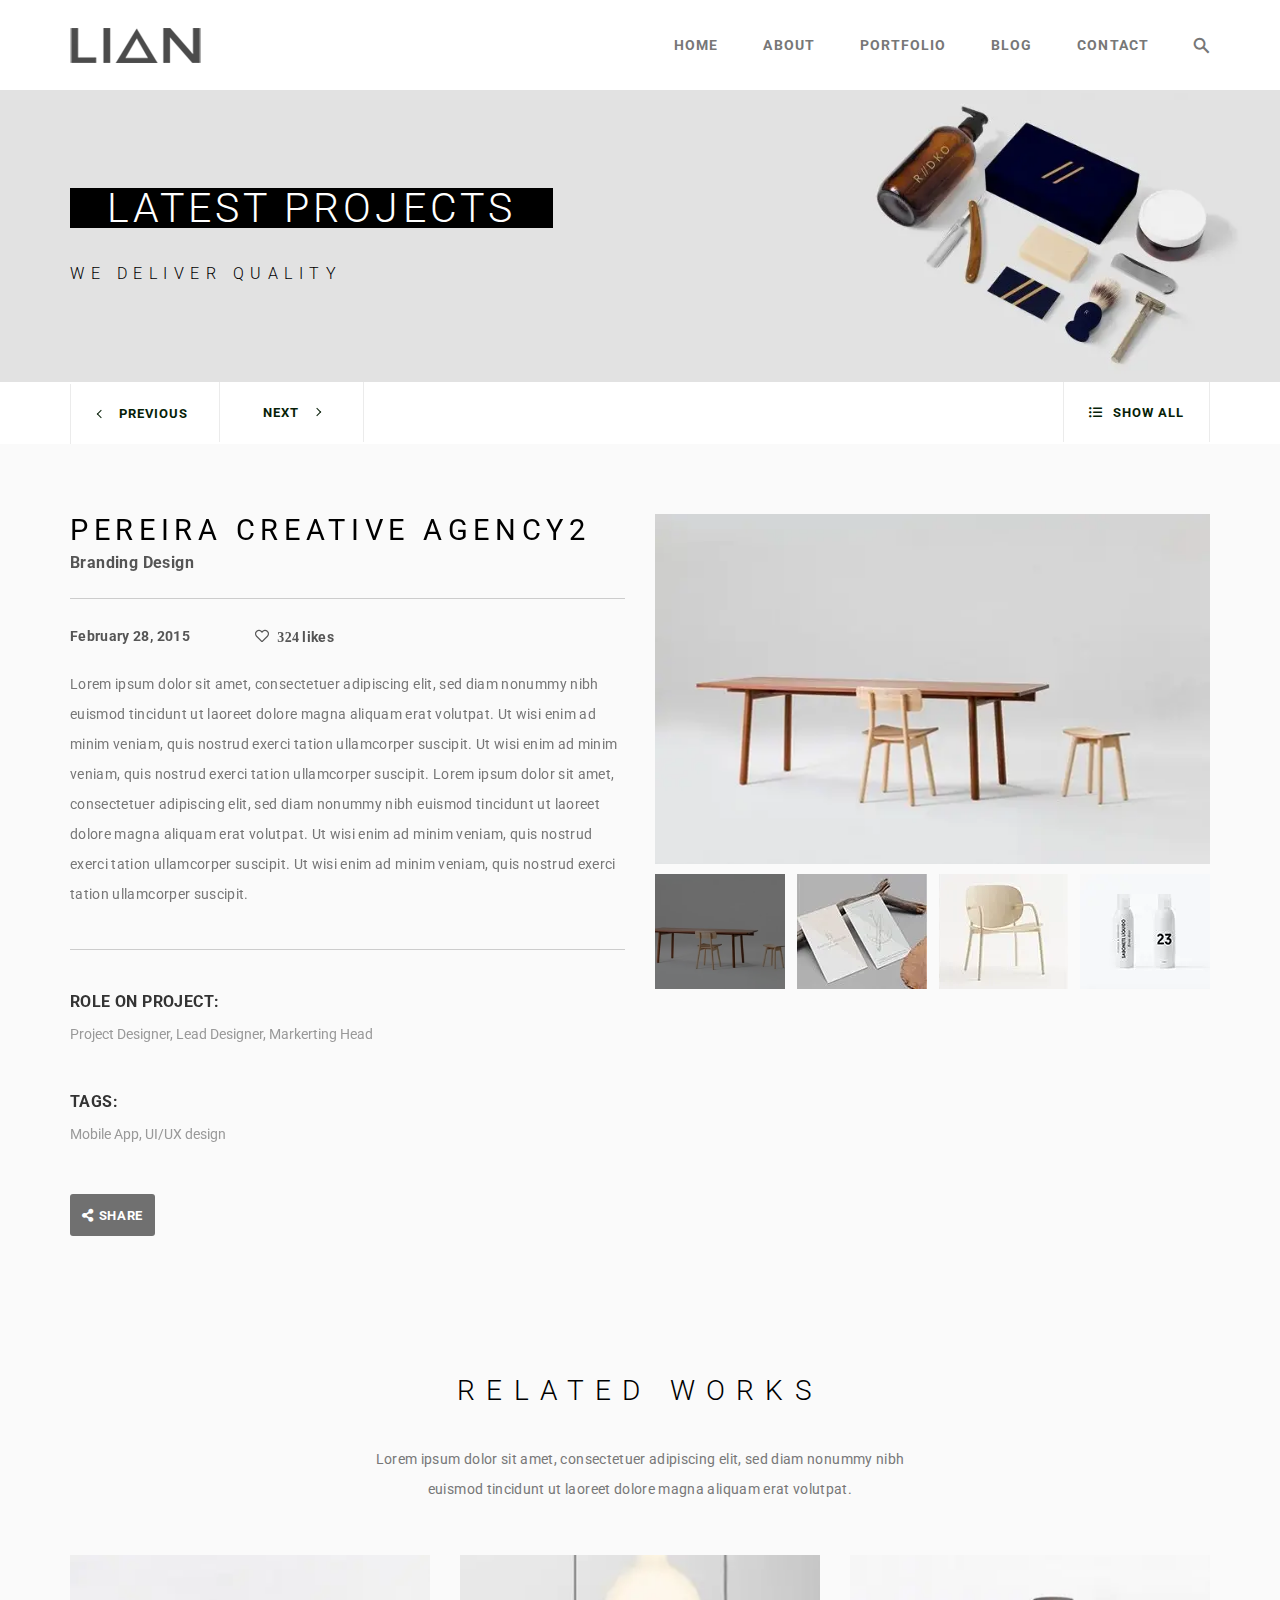
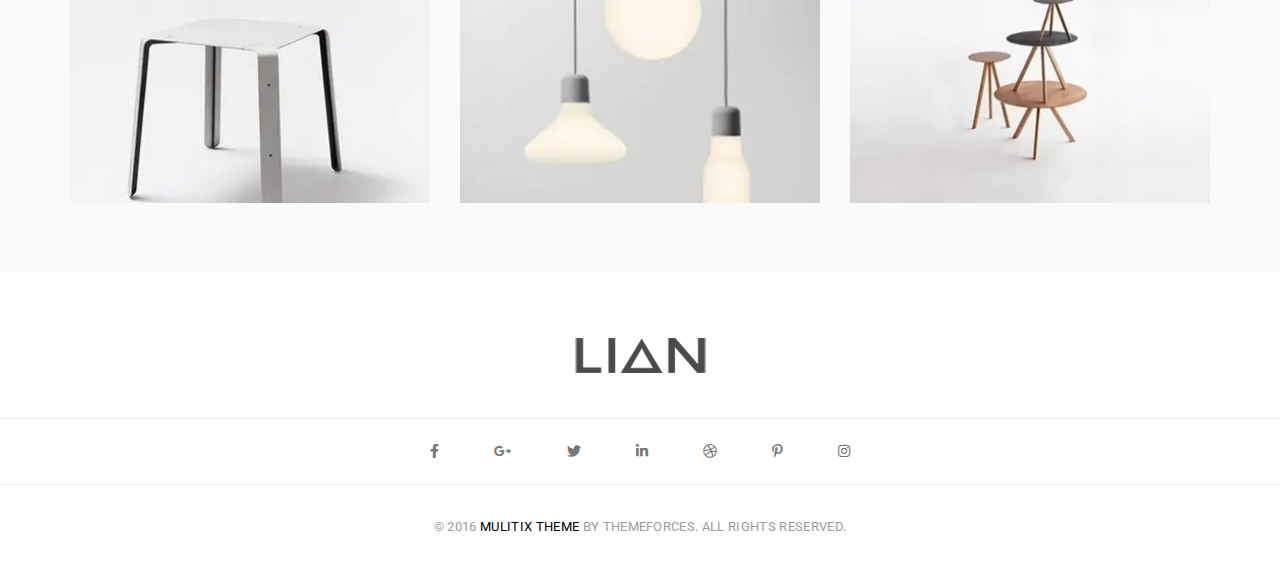
<file: details.html>
<!DOCTYPE html>
<html lang="ru">

<head>
	<title>Portfolio Details</title>
	<meta charset="UTF-8">
	<meta name="format-detection" content="telephone=no">
	<link rel="stylesheet" href="css/style.min.css">
	<link rel="shortcut icon" href="favicon.ico">
	<!-- <meta name="robots" content="noindex, nofollow"> -->
	<!-- <meta name="viewport" content="width=device-width, initial-scale=1.0, maximum-scale=1.0, user-scalable=0"> -->
	<meta name="viewport" content="width=device-width, initial-scale=1.0">
</head>

<body>
	<div class="wrapper">
		<header class="header">
			<div class="header__content _container">
				<a href="index.html" class="header__logo"></a>
				<div class="header__menu menu">
					<div class="menu__icon icon-menu">
						<span></span>
						<span></span>
						<span></span>
					</div>
					<nav class="menu__body">
						<ul data-da=".menu__body,767,0" class="menu__list">
							<li><a href="index.html" class="menu__link">HOME</a></li>
							<li><a href="about.html" class="menu__link">About</a></li>
							<li><a href="portfolio.html" class="menu__link">Portfolio</a></li>
							<li><a href="blog.html" class="menu__link">BLOG</a></li>
							<li><a href="contacts.html" class="menu__link">Contact</a></li>
							<li class="menu__search-box">
								<form action="#" method="get">
									<input autocomplete="off" type="text" name="form[]" class="menu__input input"
										placeholder="Search">
								</form>
								<div class="menu__link _icon-search"></div>
							</li>
						</ul>
					</nav>
				</div>
		</header>
		<main class="page">
			<div class="page__mainscreen mainscreen">
				<div class="mainscreen__image _ibg">
					<picture>
						<source srcset="img/main_bg_portfolio.webp" type="image/webp"><img src="img/main_bg_portfolio.jpg"
							alt="">
					</picture>
				</div>
				<div class="mainscreen__content content-mainscreen _container">
					<div class="content-mainscreen__title main-title">
						<h1>latest projects</h1>
					</div>
					<div class="content-mainscreen__subtitle main-subtitle">
						We Deliver Quality
					</div>
				</div>
			</div>
			<!-- Nav work-content-mainSlider -->
			<div class="work-content__background _container">
				<div class="work-content__more-block">
					<div class="work-content__more work-content__more_prev"><span>Previous</span></div>
					<div class="work-content__more work-content__more_next"><span>Next</span></div>
				</div>
				<a href="#" class="work-content__btn _icon-ul-list"><span>show all</span></a>
			</div>
			<section class="page__work work-content mainslider">
				<div class="work-content__container _container">
					<div class="work-content__mainslider _swiper">
						<div class="swiper-wrapper">
							<div class="work-content__mainslide swiper-slide">
								<div class="work-content__row">
									<div class="work-content__body body-content">
										<div class="body-content__top">
											<h3 class="body-content__title">Pereira Creative Agency2</h3>
											<div class="body-content__subtitle">Branding Design</div>
										</div>
										<div class="body-content__info">
											<div class="body-content__header">
												<span class="body-content__data">February 28, 2015</span>
												<p class="btn-like">
													<span class="body-content__likes likes _icon-like">324</span>
													<span class="body-content__likes">likes</span>
												</p>

											</div>
											<div class="body-content__text">
												<p>Lorem ipsum dolor sit amet, consectetuer adipiscing elit, sed diam nonummy
													nibh
													euismod
													tincidunt ut laoreet dolore magna aliquam erat volutpat. Ut wisi enim ad minim
													veniam,
													quis
													nostrud exerci tation ullamcorper suscipit. Ut wisi enim ad minim veniam, quis
													nostrud
													exerci
													tation ullamcorper suscipit.
													Lorem ipsum dolor sit amet, consectetuer adipiscing elit, sed diam nonummy
													nibh
													euismod
													tincidunt ut laoreet dolore magna aliquam erat volutpat. Ut wisi enim ad minim
													veniam,
													quis
													nostrud exerci tation ullamcorper suscipit. Ut wisi enim ad minim veniam, quis
													nostrud
													exerci
													tation ullamcorper suscipit.</p>
											</div>
										</div>
										<div class="body-content__footer footer-body">
											<div class="footer-body__title">Role On Project:</div>
											<div class="footer-body__subtitle">Project Designer, Lead Designer, Markerting Head
											</div>
											<div class="footer-body__title footer-body__title_bottom">Tags:</div>
											<div class="footer-body__subtitle footer-body__subtitle_bottom">Mobile App, UI/UX
												design
											</div>
											<div class="footer-body__social social-details-footer">
												<div href="#" class="social-details-footer__btn"><span
														class="social-details-footer__span _icon-share"></span><span>Share</span>
												</div>
												<nav class="social-details-footer__block">
													<ul class="social-details-footer__list">
														<li>
															<a href="#" class="social-details-footer__link _icon-facebook"></a>
														</li>
														<li>
															<a href="#" class="social-details-footer__link _icon-googlePlus"></a>
														</li>
														<li>
															<a href="#" class="social-details-footer__link _icon-twitter"></a>
														</li>
														<li>
															<a href="#" class="social-details-footer__link _icon-linkedin"></a>
														</li>
														<li>
															<a href="#" class="social-details-footer__link _icon-dribbble"></a>
														</li>
														<li>
															<a href="#" class="social-details-footer__link _icon-pinterest"></a>
														</li>
														<li>
															<a href="#" class="social-details-footer__link _icon-instagram"></a>
														</li>
													</ul>
												</nav>
											</div>
										</div>
									</div>
									<div class="work-content__images images-content">
										<div class="images-content__mainslider _swiper">
											<div class="swiper-wrapper">
												<div class="images-content__mainslide swiper-slide">
													<div class="images-content__image _ibg">
														<picture>
															<source srcset="img/details/main-img-01.webp" type="image/webp"><img
																src="img/details/main-img-01.jpg" alt="">
														</picture>
													</div>
												</div>
												<div class="images-content__mainslide swiper-slide">
													<div class="images-content__image _ibg">
														<picture>
															<source srcset="img/details/main-img-01.webp" type="image/webp"><img
																src="img/details/main-img-01.jpg" alt="">
														</picture>
													</div>
												</div>
												<div class="images-content__mainslide swiper-slide">
													<div class="images-content__image _ibg">
														<picture>
															<source srcset="img/details/main-img-01.webp" type="image/webp"><img
																src="img/details/main-img-01.jpg" alt="">
														</picture>
													</div>
												</div>
												<div class="images-content__mainslide swiper-slide">
													<div class="images-content__image _ibg">
														<picture>
															<source srcset="img/details/main-img-01.webp" type="image/webp"><img
																src="img/details/main-img-01.jpg" alt="">
														</picture>
													</div>
												</div>
												<div class="images-content__mainslide swiper-slide">
													<div class="images-content__image _ibg">
														<picture>
															<source srcset="img/details/main-img-01.webp" type="image/webp"><img
																src="img/details/main-img-01.jpg" alt="">
														</picture>
													</div>
												</div>
											</div>
										</div>
										<div class="images-content__subslider _swiper">
											<div class="swiper-wrapper">
												<div class="images-content__subslide swiper-slide">
													<div class="images-content__body">
														<div class="images-content__subimage _ibg">
															<picture>
																<source srcset="img/details/main-img-01.webp" type="image/webp"><img
																	src="img/details/main-img-01.jpg" alt="">
															</picture>
														</div>
													</div>
												</div>
												<div class="images-content__subslide swiper-slide">
													<div class="images-content__body">
														<div class="images-content__subimage _ibg">
															<picture>
																<source srcset="img/details/sub-img-02.webp" type="image/webp"><img
																	src="img/details/sub-img-02.jpg" alt="">
															</picture>
														</div>
													</div>
												</div>
												<div class="images-content__subslide swiper-slide">
													<div class="images-content__body">
														<div class="images-content__subimage _ibg">
															<picture>
																<source srcset="img/details/sub-img-03.webp" type="image/webp"><img
																	src="img/details/sub-img-03.jpg" alt="">
															</picture>
														</div>
													</div>
												</div>
												<div class="images-content__subslide swiper-slide">
													<div class="images-content__body">
														<div class="images-content__subimage _ibg">
															<picture>
																<source srcset="img/details/sub-img-04.webp" type="image/webp"><img
																	src="img/details/sub-img-04.jpg" alt="">
															</picture>
														</div>
													</div>
												</div>
												<div class="images-content__subslide swiper-slide">
													<div class="images-content__body">
														<div class="images-content__subimage _ibg">
															<picture>
																<source srcset="img/details/main-img-01.webp" type="image/webp"><img
																	src="img/details/main-img-01.jpg" alt="">
															</picture>
														</div>
													</div>
												</div>
											</div>
										</div>
									</div>
								</div>
							</div>
							<div class="work-content__mainslide swiper-slide">
								<div class="work-content__row">
									<div class="work-content__images images-content images-content_slider1">
										<div class="images-content__mainslider2 _swiper">
											<div class="swiper-wrapper">
												<div class="images-content__mainslide swiper-slide">
													<div class="images-content__image _ibg">
														<picture>
															<source srcset="img/details/main-img-02.webp" type="image/webp"><img
																src="img/details/main-img-02.jpg" alt="">
														</picture>
													</div>
												</div>
												<div class="images-content__mainslide swiper-slide">
													<div class="images-content__image _ibg">
														<picture>
															<source srcset="img/details/main-img-02.webp" type="image/webp"><img
																src="img/details/main-img-02.jpg" alt="">
														</picture>
													</div>
												</div>
												<div class="images-content__mainslide swiper-slide">
													<div class="images-content__image _ibg">
														<picture>
															<source srcset="img/details/main-img-02.webp" type="image/webp"><img
																src="img/details/main-img-02.jpg" alt="">
														</picture>
													</div>
												</div>
												<div class="images-content__mainslide swiper-slide">
													<div class="images-content__image _ibg">
														<picture>
															<source srcset="img/details/main-img-02.webp" type="image/webp"><img
																src="img/details/main-img-02.jpg" alt="">
														</picture>
													</div>
												</div>
												<div class="images-content__mainslide swiper-slide">
													<div class="images-content__image _ibg">
														<picture>
															<source srcset="img/details/main-img-02.webp" type="image/webp"><img
																src="img/details/main-img-02.jpg" alt="">
														</picture>
													</div>
												</div>
											</div>
										</div>
										<div class="images-content__subslider2 _swiper">
											<div class="swiper-wrapper">
												<div class="images-content__subslide swiper-slide">
													<div class="images-content__body">
														<div class="images-content__subimage _ibg">
															<picture>
																<source srcset="img/details/main-img-02.webp" type="image/webp"><img
																	src="img/details/main-img-02.jpg" alt="">
															</picture>
														</div>
													</div>
												</div>
												<div class="images-content__subslide swiper-slide">
													<div class="images-content__body">
														<div class="images-content__subimage _ibg">
															<picture>
																<source srcset="img/details/sub-img-02.webp" type="image/webp"><img
																	src="img/details/sub-img-02.jpg" alt="">
															</picture>
														</div>
													</div>
												</div>
												<div class="images-content__subslide swiper-slide">
													<div class="images-content__body">
														<div class="images-content__subimage _ibg">
															<picture>
																<source srcset="img/details/sub-img-23.webp" type="image/webp"><img
																	src="img/details/sub-img-23.jpg" alt="">
															</picture>
														</div>
													</div>
												</div>
												<div class="images-content__subslide swiper-slide">
													<div class="images-content__body">
														<div class="images-content__subimage _ibg">
															<picture>
																<source srcset="img/details/sub-img-24.webp" type="image/webp"><img
																	src="img/details/sub-img-24.jpg" alt="">
															</picture>
														</div>
													</div>
												</div>
												<div class="images-content__subslide swiper-slide">
													<div class="images-content__body">
														<div class="images-content__subimage _ibg">
															<picture>
																<source srcset="img/details/main-img-02.webp" type="image/webp"><img
																	src="img/details/main-img-02.jpg" alt="">
															</picture>
														</div>
													</div>
												</div>
											</div>
										</div>
									</div>
									<div class="work-content__body body-content body-content_slider2">
										<div class="body-content__top">
											<h3 class="body-content__title">Pereira Creative Agency</h3>
											<div class="body-content__subtitle">Branding Design</div>
										</div>
										<div class="body-content__info">
											<div class="body-content__header">
												<span class="body-content__data">February 28, 2015</span>
												<p class="btn-like btn-like_2">
													<span class="body-content__likes likes likes_2 _icon-like">324</span>
													<span class="body-content__likes">likes</span>
												</p>
											</div>
											<div class="body-content__text">
												<p>Lorem ipsum dolor sit amet, consectetuer adipiscing elit, sed diam nonummy
													nibh
													euismod
													tincidunt ut laoreet dolore magna aliquam erat volutpat. Ut wisi enim ad minim
													veniam,
													quis
													nostrud exerci tation ullamcorper suscipit. Ut wisi enim ad minim veniam, quis
													nostrud
													exerci
													tation ullamcorper suscipit.</p>
											</div>
										</div>
										<div class="body-content__footer footer-body">
											<div class="footer-body__title">Role On Project:</div>
											<div class="footer-body__subtitle">Project Designer, Lead Designer, Markerting Head
											</div>
											<div class="footer-body__title footer-body__title_bottom">Tags:</div>
											<div class="footer-body__subtitle">Mobile App, UI/UX
												design
											</div>
											<div class="footer-body__social social-details-footer">
												<div class="social-details-footer__btn social-details-footer__btn2"><span
														class="social-details-footer__span _icon-share"></span><span>Share</span>
												</div>
												<div class="social-details-footer__block social-details-footer__block2">
													<ul class="social-details-footer__list">
														<li>
															<a href="#" class="social-details-footer__link _icon-facebook"></a>
														</li>
														<li>
															<a href="#" class="social-details-footer__link _icon-googlePlus"></a>
														</li>
														<li>
															<a href="#" class="social-details-footer__link _icon-twitter"></a>
														</li>
														<li>
															<a href="#" class="social-details-footer__link _icon-linkedin"></a>
														</li>
														<li>
															<a href="#" class="social-details-footer__link _icon-dribbble"></a>
														</li>
														<li>
															<a href="#" class="social-details-footer__link _icon-pinterest"></a>
														</li>
														<li>
															<a href="#" class="social-details-footer__link _icon-instagram"></a>
														</li>
													</ul>
												</div>
											</div>
										</div>
									</div>
								</div>
							</div>
						</div>

					</div>
				</div>
			</section>
			<section class="page__related-works works-related">
				<div class="works-related__container _container">
					<div class="works-related__top-block _small-container">
						<div class="works-related__title title-section">Related Works</div>
						<div class="works-related__subtitle subtitle-section">Lorem ipsum dolor sit amet, consectetuer
							adipiscing
							elit, sed diam
							nonummy nibh euismod tincidunt ut laoreet dolore magna aliquam erat volutpat.</div>
					</div>
					<div class="works-related__row">
						<div class="works-related__column">
							<a href="#" class="works-related__image _ibg">
								<picture>
									<source srcset="img/details/bottom-block-01.webp" type="image/webp"><img
										src="img/details/bottom-block-01.jpg" alt="">
								</picture>
							</a>
						</div>
						<div class="works-related__column">
							<a href="#" class="works-related__image _ibg">
								<picture>
									<source srcset="img/details/bottom-block-02.webp" type="image/webp"><img
										src="img/details/bottom-block-02.jpg" alt="">
								</picture>
							</a>
						</div>
						<div class="works-related__column">
							<a href="#" class="works-related__image _ibg">
								<picture>
									<source srcset="img/details/bottom-block-03.webp" type="image/webp"><img
										src="img/details/bottom-block-03.jpg" alt="">
								</picture>
							</a>
						</div>
					</div>
				</div>
			</section>
		</main>
		<footer class="footer">
			<div class="footer__content">
				<div class="footer__logo">
					<a href="index.html" class="footer__logo-link"></a>
				</div>
				<div class="footer__social">
					<ul class="footer__list">
						<li>
							<a href="#" class="footer__link _icon-facebook">

							</a>
						</li>
						<li>
							<a href="#" class="footer__link _icon-googlePlus">

							</a>
						</li>
						<li>
							<a href="#" class="footer__link _icon-twitter">

							</a>
						</li>
						<li>
							<a href="#" class="footer__link _icon-linkedin">

							</a>
						</li>
						<li>
							<a href="#" class="footer__link _icon-dribbble">

							</a>
						</li>
						<li>
							<a href="#" class="footer__link _icon-pinterest">

							</a>
						</li>
						<li>
							<a href="#" class="footer__link _icon-instagram">

							</a>
						</li>
					</ul>
				</div>
				<div class="footer__bottom">
					<p>© 2016 <span>Mulitix Theme</span> by ThemeForces. All Rights Reserved.</p>
				</div>
			</div>
		</footer>
	</div>
	<!-- Swiper -->
	<!-- <script src="https://unpkg.com/swiper/swiper-bundle.min.js"></script> -->
	<script src="js/vendors.min.js"></script>
	<script src="js/app.min.js"></script>
</body>

</html>
</file>
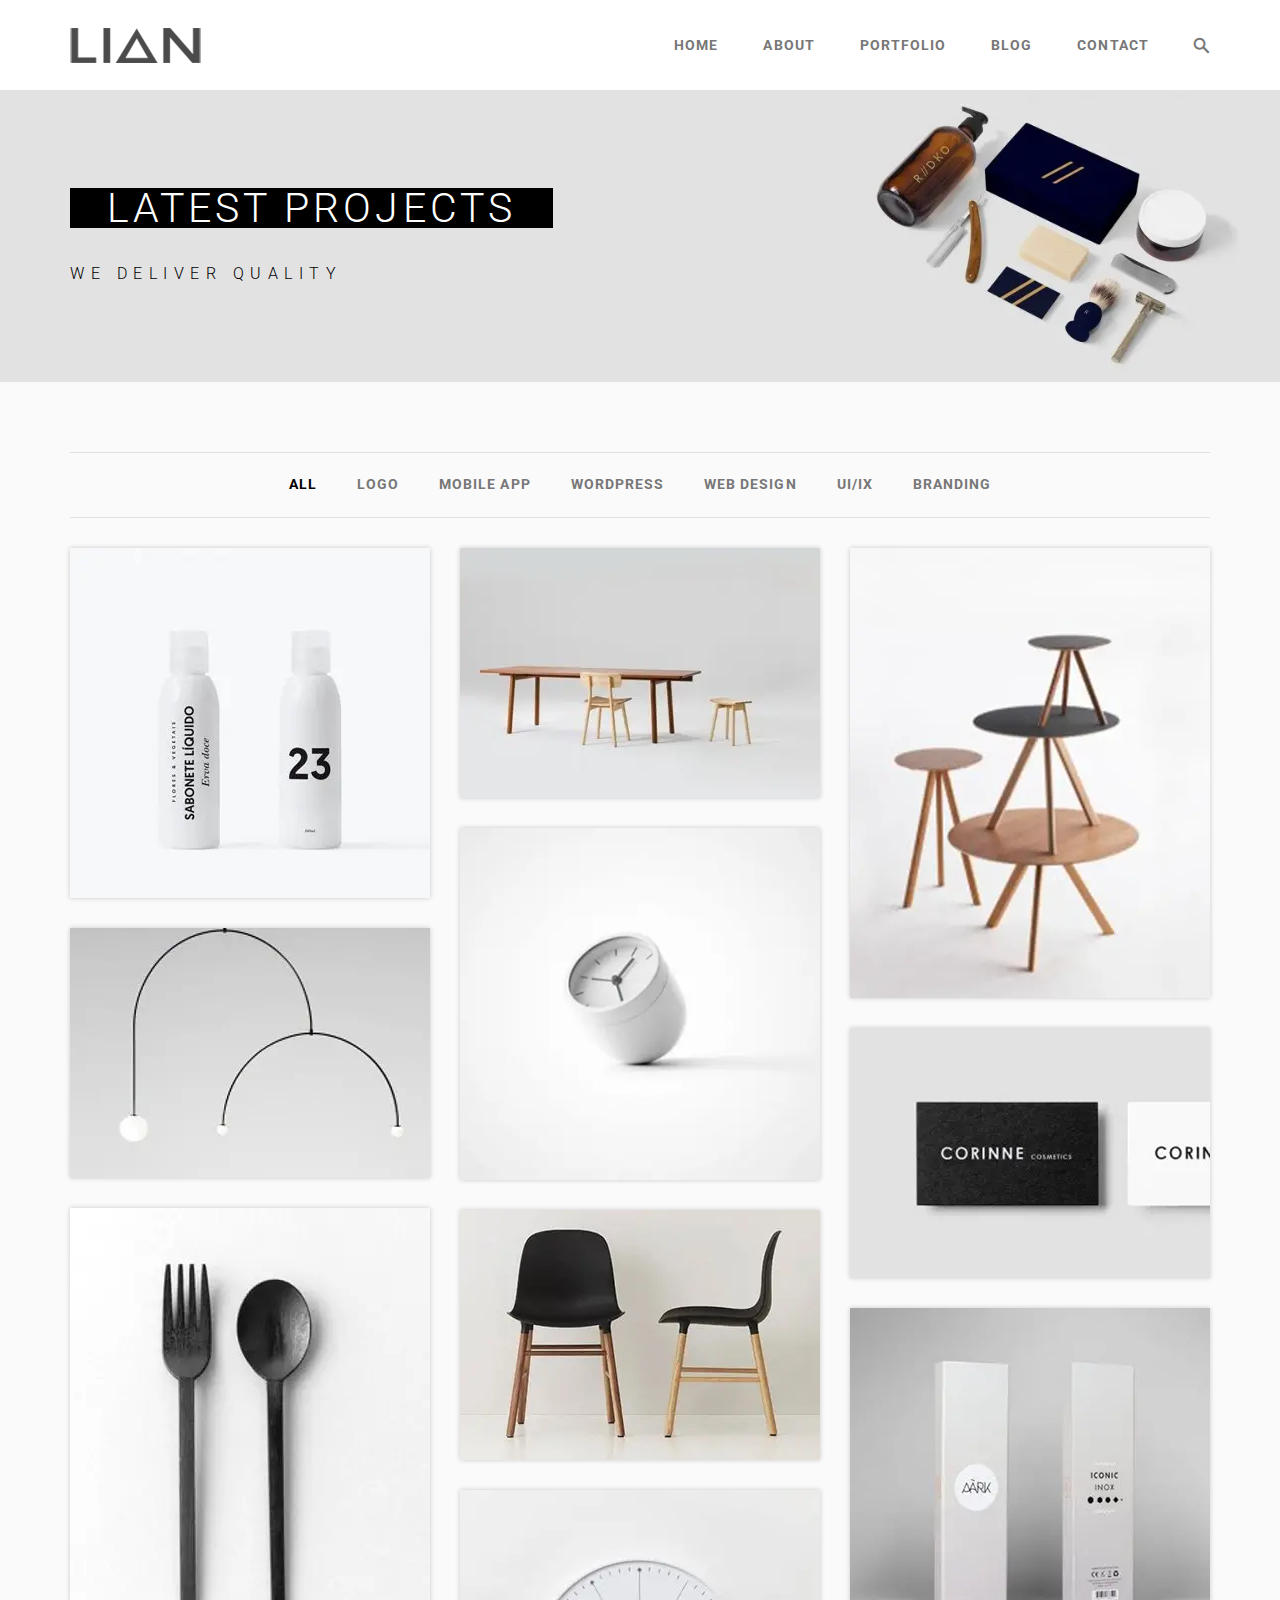
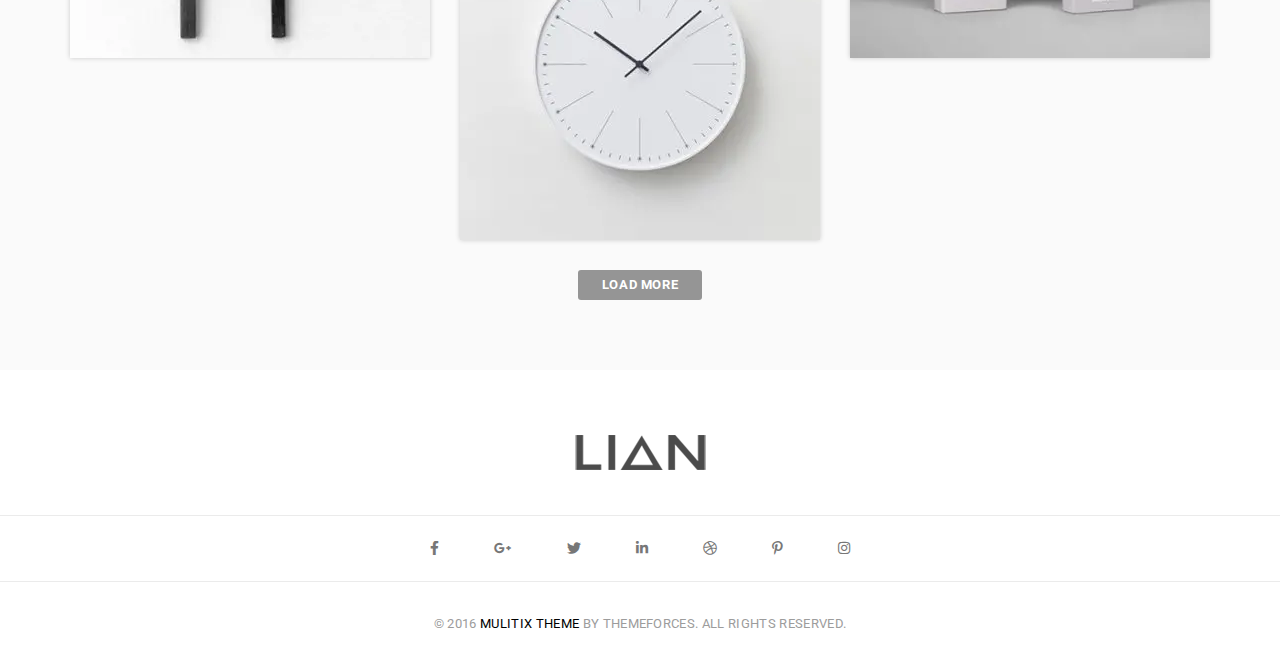
<file: portfolio.html>
<!DOCTYPE html>
<html lang="ru">

<head>
	<title>Portfolio</title>
	<meta charset="UTF-8">
	<meta name="format-detection" content="telephone=no">
	<link rel="stylesheet" href="css/style.min.css">
	<link rel="shortcut icon" href="favicon.ico">
	<!-- <meta name="robots" content="noindex, nofollow"> -->
	<!-- <meta name="viewport" content="width=device-width, initial-scale=1.0, maximum-scale=1.0, user-scalable=0"> -->
	<meta name="viewport" content="width=device-width, initial-scale=1.0">
</head>

<body>
	<div class="wrapper">
		<header class="header">
			<div class="header__content _container">
				<a href="index.html" class="header__logo"></a>
				<div class="header__menu menu">
					<div class="menu__icon icon-menu">
						<span></span>
						<span></span>
						<span></span>
					</div>
					<nav class="menu__body">
						<ul data-da=".menu__body,767,0" class="menu__list">
							<li><a href="index.html" class="menu__link">HOME</a></li>
							<li><a href="about.html" class="menu__link">About</a></li>
							<li><a href="portfolio.html" class="menu__link">Portfolio</a></li>
							<li><a href="blog.html" class="menu__link">BLOG</a></li>
							<li><a href="contacts.html" class="menu__link">Contact</a></li>
							<li class="menu__search-box">
								<form action="#" method="get">
									<input autocomplete="off" type="text" name="form[]" class="menu__input input"
										placeholder="Search">
								</form>
								<div class="menu__link _icon-search"></div>
							</li>
						</ul>
					</nav>
				</div>
		</header>
		<main class="page">
			<div class="page__mainscreen mainscreen">
				<div class="mainscreen__image _ibg">
					<picture>
						<source srcset="img/main_bg_portfolio.webp" type="image/webp"><img src="img/main_bg_portfolio.jpg"
							alt="">
					</picture>
				</div>
				<div class="mainscreen__content content-mainscreen _container">
					<div class="content-mainscreen__title main-title">
						<h1>latest projects</h1>
					</div>
					<div class="content-mainscreen__subtitle main-subtitle">
						We Deliver Quality
					</div>
				</div>
			</div>
			<div class="page__portfolio portfolio-block portfolio-block_portfolio">
				<div class="_container">
					<div class="portfolio-block__content content-block _tabs">
						<nav class="content-block__nav">
							<div class="content-block__item _tabs-item _active">All</div>
							<div class="content-block__item _tabs-item">Logo</div>
							<div class="content-block__item _tabs-item">Mobile App</div>
							<div class="content-block__item _tabs-item">WordPress</div>
							<div class="content-block__item _tabs-item">Web Design</div>
							<div class="content-block__item _tabs-item">UI/IX</div>
							<div class="content-block__item _tabs-item">Branding</div>
						</nav>
						<div class="content-block__body">
							<div class="content-block__block _tabs-block _active">
								<div class="content-block__row">
									<div class="content-block__column">
										<div class="content-block__img-body">
											<a href="details.html" class="content-block__image">
												<picture>
													<source srcset="img/portfolio/col1_01.webp" type="image/webp"><img
														src="img/portfolio/col1_01.jpg" alt="">
												</picture>
											</a>
										</div>
										<div class="content-block__img-body">
											<a href="details.html" class="content-block__image">
												<picture>
													<source srcset="img/portfolio/col1_02.webp" type="image/webp"><img
														src="img/portfolio/col1_02.jpg" alt="">
												</picture>
											</a>
										</div>
										<div class="content-block__img-body">
											<a href="details.html" class="content-block__image">
												<picture>
													<source srcset="img/portfolio/col1_03.webp" type="image/webp"><img
														src="img/portfolio/col1_03.jpg" alt="">
												</picture>
											</a>
										</div>
									</div>
									<div class="content-block__column">
										<div class="content-block__img-body">
											<a href="details.html" class="content-block__image">
												<picture>
													<source srcset="img/portfolio/col2_01.webp" type="image/webp"><img
														src="img/portfolio/col2_01.jpg" alt="">
												</picture>
											</a>
										</div>
										<div class="content-block__img-body">
											<a href="details.html" class="content-block__image">
												<picture>
													<source srcset="img/portfolio/col2_02.webp" type="image/webp"><img
														src="img/portfolio/col2_02.jpg" alt="">
												</picture>
											</a>
										</div>
										<div class="content-block__img-body">
											<a href="details.html" class="content-block__image">
												<picture>
													<source srcset="img/portfolio/col2_03.webp" type="image/webp"><img
														src="img/portfolio/col2_03.jpg" alt="">
												</picture>
											</a>
										</div>
										<div class="content-block__img-body">
											<a href="details.html" class="content-block__image">
												<picture>
													<source srcset="img/portfolio/col2_04.webp" type="image/webp"><img
														src="img/portfolio/col2_04.jpg" alt="">
												</picture>
											</a>
										</div>
									</div>
									<div class="content-block__column">
										<div class="content-block__img-body">
											<a href="details.html" class="content-block__image">
												<picture>
													<source srcset="img/portfolio/col3_01.webp" type="image/webp"><img
														src="img/portfolio/col3_01.jpg" alt="">
												</picture>
											</a>
										</div>
										<div class="content-block__img-body">
											<a href="details.html" class="content-block__image">
												<picture>
													<source srcset="img/portfolio/col3_02.webp" type="image/webp"><img
														src="img/portfolio/col3_02.jpg" alt="">
												</picture>
											</a>
										</div>
										<div class="content-block__img-body">
											<a href="details.html" class="content-block__image">
												<picture>
													<source srcset="img/portfolio/col3_03.webp" type="image/webp"><img
														src="img/portfolio/col3_03.jpg" alt="">
												</picture>
											</a>
										</div>
									</div>
								</div>
							</div>
							<div class="content-block__block _tabs-block">
								<div class="content-block__row">
									<div class="content-block__column">
										<div class="content-block__img-body">
											<a href="details.html" class="content-block__image">
												<picture>
													<source srcset="img/portfolio/col2_01.webp" type="image/webp"><img
														src="img/portfolio/col2_01.jpg" alt="">
												</picture>
											</a>
										</div>
										<div class="content-block__img-body">
											<a href="details.html" class="content-block__image">
												<picture>
													<source srcset="img/portfolio/col2_02.webp" type="image/webp"><img
														src="img/portfolio/col2_02.jpg" alt="">
												</picture>
											</a>
										</div>
										<div class="content-block__img-body">
											<a href="details.html" class="content-block__image">
												<picture>
													<source srcset="img/portfolio/col2_03.webp" type="image/webp"><img
														src="img/portfolio/col2_03.jpg" alt="">
												</picture>
											</a>
										</div>
										<div class="content-block__img-body">
											<a href="details.html" class="content-block__image">
												<picture>
													<source srcset="img/portfolio/col2_04.webp" type="image/webp"><img
														src="img/portfolio/col2_04.jpg" alt="">
												</picture>
											</a>
										</div>
									</div>
									<div class="content-block__column">
										<div class="content-block__img-body">
											<a href="details.html" class="content-block__image">
												<picture>
													<source srcset="img/portfolio/col1_01.webp" type="image/webp"><img
														src="img/portfolio/col1_01.jpg" alt="">
												</picture>
											</a>
										</div>
										<div class="content-block__img-body">
											<a href="details.html" class="content-block__image">
												<picture>
													<source srcset="img/portfolio/col1_02.webp" type="image/webp"><img
														src="img/portfolio/col1_02.jpg" alt="">
												</picture>
											</a>
										</div>
										<div class="content-block__img-body">
											<a href="details.html" class="content-block__image">
												<picture>
													<source srcset="img/portfolio/col1_03.webp" type="image/webp"><img
														src="img/portfolio/col1_03.jpg" alt="">
												</picture>
											</a>
										</div>
									</div>
									<div class="content-block__column">
										<div class="content-block__img-body">
											<a href="details.html" class="content-block__image">
												<picture>
													<source srcset="img/portfolio/col3_01.webp" type="image/webp"><img
														src="img/portfolio/col3_01.jpg" alt="">
												</picture>
											</a>
										</div>
										<div class="content-block__img-body">
											<a href="details.html" class="content-block__image">
												<picture>
													<source srcset="img/portfolio/col3_02.webp" type="image/webp"><img
														src="img/portfolio/col3_02.jpg" alt="">
												</picture>
											</a>
										</div>
										<div class="content-block__img-body">
											<a href="details.html" class="content-block__image">
												<picture>
													<source srcset="img/portfolio/col3_03.webp" type="image/webp"><img
														src="img/portfolio/col3_03.jpg" alt="">
												</picture>
											</a>
										</div>
									</div>
								</div>
							</div>
							<div class="content-block__block _tabs-block">
								<div class="content-block__row">
									<div class="content-block__column">
										<div class="content-block__img-body">
											<a href="details.html" class="content-block__image">
												<picture>
													<source srcset="img/portfolio/col2_01.webp" type="image/webp"><img
														src="img/portfolio/col2_01.jpg" alt="">
												</picture>
											</a>
										</div>
										<div class="content-block__img-body">
											<a href="details.html" class="content-block__image">
												<picture>
													<source srcset="img/portfolio/col2_02.webp" type="image/webp"><img
														src="img/portfolio/col2_02.jpg" alt="">
												</picture>
											</a>
										</div>
										<div class="content-block__img-body">
											<a href="details.html" class="content-block__image">
												<picture>
													<source srcset="img/portfolio/col2_03.webp" type="image/webp"><img
														src="img/portfolio/col2_03.jpg" alt="">
												</picture>
											</a>
										</div>
										<div class="content-block__img-body">
											<a href="details.html" class="content-block__image">
												<picture>
													<source srcset="img/portfolio/col2_04.webp" type="image/webp"><img
														src="img/portfolio/col2_04.jpg" alt="">
												</picture>
											</a>
										</div>
									</div>
									<div class="content-block__column">
										<div class="content-block__img-body">
											<a href="details.html" class="content-block__image">
												<picture>
													<source srcset="img/portfolio/col1_01.webp" type="image/webp"><img
														src="img/portfolio/col1_01.jpg" alt="">
												</picture>
											</a>
										</div>
										<div class="content-block__img-body">
											<a href="details.html" class="content-block__image">
												<picture>
													<source srcset="img/portfolio/col1_02.webp" type="image/webp"><img
														src="img/portfolio/col1_02.jpg" alt="">
												</picture>
											</a>
										</div>
										<div class="content-block__img-body">
											<a href="details.html" class="content-block__image">
												<picture>
													<source srcset="img/portfolio/col1_03.webp" type="image/webp"><img
														src="img/portfolio/col1_03.jpg" alt="">
												</picture>
											</a>
										</div>
									</div>
									<div class="content-block__column">
										<div class="content-block__img-body">
											<a href="details.html" class="content-block__image">
												<picture>
													<source srcset="img/portfolio/col3_01.webp" type="image/webp"><img
														src="img/portfolio/col3_01.jpg" alt="">
												</picture>
											</a>
										</div>
										<div class="content-block__img-body">
											<a href="details.html" class="content-block__image">
												<picture>
													<source srcset="img/portfolio/col3_02.webp" type="image/webp"><img
														src="img/portfolio/col3_02.jpg" alt="">
												</picture>
											</a>
										</div>
										<div class="content-block__img-body">
											<a href="details.html" class="content-block__image">
												<picture>
													<source srcset="img/portfolio/col3_03.webp" type="image/webp"><img
														src="img/portfolio/col3_03.jpg" alt="">
												</picture>
											</a>
										</div>
									</div>
								</div>
							</div>
							<div class="content-block__block _tabs-block">
								<div class="content-block__row">
									<div class="content-block__column">
										<div class="content-block__img-body">
											<a href="details.html" class="content-block__image">
												<picture>
													<source srcset="img/portfolio/col1_01.webp" type="image/webp"><img
														src="img/portfolio/col1_01.jpg" alt="">
												</picture>
											</a>
										</div>
										<div class="content-block__img-body">
											<a href="details.html" class="content-block__image">
												<picture>
													<source srcset="img/portfolio/col1_02.webp" type="image/webp"><img
														src="img/portfolio/col1_02.jpg" alt="">
												</picture>
											</a>
										</div>
										<div class="content-block__img-body">
											<a href="details.html" class="content-block__image">
												<picture>
													<source srcset="img/portfolio/col1_03.webp" type="image/webp"><img
														src="img/portfolio/col1_03.jpg" alt="">
												</picture>
											</a>
										</div>
									</div>
									<div class="content-block__column">
										<div class="content-block__img-body">
											<a href="details.html" class="content-block__image">
												<picture>
													<source srcset="img/portfolio/col2_01.webp" type="image/webp"><img
														src="img/portfolio/col2_01.jpg" alt="">
												</picture>
											</a>
										</div>
										<div class="content-block__img-body">
											<a href="details.html" class="content-block__image">
												<picture>
													<source srcset="img/portfolio/col2_02.webp" type="image/webp"><img
														src="img/portfolio/col2_02.jpg" alt="">
												</picture>
											</a>
										</div>
										<div class="content-block__img-body">
											<a href="details.html" class="content-block__image">
												<picture>
													<source srcset="img/portfolio/col2_03.webp" type="image/webp"><img
														src="img/portfolio/col2_03.jpg" alt="">
												</picture>
											</a>
										</div>
										<div class="content-block__img-body">
											<a href="details.html" class="content-block__image">
												<picture>
													<source srcset="img/portfolio/col2_04.webp" type="image/webp"><img
														src="img/portfolio/col2_04.jpg" alt="">
												</picture>
											</a>
										</div>
									</div>
									<div class="content-block__column">
										<div class="content-block__img-body">
											<a href="details.html" class="content-block__image">
												<picture>
													<source srcset="img/portfolio/col3_01.webp" type="image/webp"><img
														src="img/portfolio/col3_01.jpg" alt="">
												</picture>
											</a>
										</div>
										<div class="content-block__img-body">
											<a href="details.html" class="content-block__image">
												<picture>
													<source srcset="img/portfolio/col3_02.webp" type="image/webp"><img
														src="img/portfolio/col3_02.jpg" alt="">
												</picture>
											</a>
										</div>
										<div class="content-block__img-body">
											<a href="details.html" class="content-block__image">
												<picture>
													<source srcset="img/portfolio/col3_03.webp" type="image/webp"><img
														src="img/portfolio/col3_03.jpg" alt="">
												</picture>
											</a>
										</div>
									</div>
								</div>
							</div>
							<div class="content-block__block _tabs-block">
								<div class="content-block__row">
									<div class="content-block__column">
										<div class="content-block__img-body">
											<a href="details.html" class="content-block__image">
												<picture>
													<source srcset="img/portfolio/col2_01.webp" type="image/webp"><img
														src="img/portfolio/col2_01.jpg" alt="">
												</picture>
											</a>
										</div>
										<div class="content-block__img-body">
											<a href="details.html" class="content-block__image">
												<picture>
													<source srcset="img/portfolio/col2_02.webp" type="image/webp"><img
														src="img/portfolio/col2_02.jpg" alt="">
												</picture>
											</a>
										</div>
										<div class="content-block__img-body">
											<a href="details.html" class="content-block__image">
												<picture>
													<source srcset="img/portfolio/col2_03.webp" type="image/webp"><img
														src="img/portfolio/col2_03.jpg" alt="">
												</picture>
											</a>
										</div>
										<div class="content-block__img-body">
											<a href="details.html" class="content-block__image">
												<picture>
													<source srcset="img/portfolio/col2_04.webp" type="image/webp"><img
														src="img/portfolio/col2_04.jpg" alt="">
												</picture>
											</a>
										</div>
									</div>
									<div class="content-block__column">
										<div class="content-block__img-body">
											<a href="details.html" class="content-block__image">
												<picture>
													<source srcset="img/portfolio/col1_01.webp" type="image/webp"><img
														src="img/portfolio/col1_01.jpg" alt="">
												</picture>
											</a>
										</div>
										<div class="content-block__img-body">
											<a href="details.html" class="content-block__image">
												<picture>
													<source srcset="img/portfolio/col1_02.webp" type="image/webp"><img
														src="img/portfolio/col1_02.jpg" alt="">
												</picture>
											</a>
										</div>
										<div class="content-block__img-body">
											<a href="details.html" class="content-block__image">
												<picture>
													<source srcset="img/portfolio/col1_03.webp" type="image/webp"><img
														src="img/portfolio/col1_03.jpg" alt="">
												</picture>
											</a>
										</div>
									</div>
									<div class="content-block__column">
										<div class="content-block__img-body">
											<a href="details.html" class="content-block__image">
												<picture>
													<source srcset="img/portfolio/col3_01.webp" type="image/webp"><img
														src="img/portfolio/col3_01.jpg" alt="">
												</picture>
											</a>
										</div>
										<div class="content-block__img-body">
											<a href="details.html" class="content-block__image">
												<picture>
													<source srcset="img/portfolio/col3_02.webp" type="image/webp"><img
														src="img/portfolio/col3_02.jpg" alt="">
												</picture>
											</a>
										</div>
										<div class="content-block__img-body">
											<a href="details.html" class="content-block__image">
												<picture>
													<source srcset="img/portfolio/col3_03.webp" type="image/webp"><img
														src="img/portfolio/col3_03.jpg" alt="">
												</picture>
											</a>
										</div>
									</div>
								</div>
							</div>
							<div class="content-block__block _tabs-block">
								<div class="content-block__row">
									<div class="content-block__column">
										<div class="content-block__img-body">
											<a href="details.html" class="content-block__image">
												<picture>
													<source srcset="img/portfolio/col1_01.webp" type="image/webp"><img
														src="img/portfolio/col1_01.jpg" alt="">
												</picture>
											</a>
										</div>
										<div class="content-block__img-body">
											<a href="details.html" class="content-block__image">
												<picture>
													<source srcset="img/portfolio/col1_02.webp" type="image/webp"><img
														src="img/portfolio/col1_02.jpg" alt="">
												</picture>
											</a>
										</div>
										<div class="content-block__img-body">
											<a href="details.html" class="content-block__image">
												<picture>
													<source srcset="img/portfolio/col1_03.webp" type="image/webp"><img
														src="img/portfolio/col1_03.jpg" alt="">
												</picture>
											</a>
										</div>
									</div>
									<div class="content-block__column">
										<div class="content-block__img-body">
											<a href="details.html" class="content-block__image">
												<picture>
													<source srcset="img/portfolio/col2_01.webp" type="image/webp"><img
														src="img/portfolio/col2_01.jpg" alt="">
												</picture>
											</a>
										</div>
										<div class="content-block__img-body">
											<a href="details.html" class="content-block__image">
												<picture>
													<source srcset="img/portfolio/col2_02.webp" type="image/webp"><img
														src="img/portfolio/col2_02.jpg" alt="">
												</picture>
											</a>
										</div>
										<div class="content-block__img-body">
											<a href="details.html" class="content-block__image">
												<picture>
													<source srcset="img/portfolio/col2_03.webp" type="image/webp"><img
														src="img/portfolio/col2_03.jpg" alt="">
												</picture>
											</a>
										</div>
										<div class="content-block__img-body">
											<a href="details.html" class="content-block__image">
												<picture>
													<source srcset="img/portfolio/col2_04.webp" type="image/webp"><img
														src="img/portfolio/col2_04.jpg" alt="">
												</picture>
											</a>
										</div>
									</div>
									<div class="content-block__column">
										<div class="content-block__img-body">
											<a href="details.html" class="content-block__image">
												<picture>
													<source srcset="img/portfolio/col3_01.webp" type="image/webp"><img
														src="img/portfolio/col3_01.jpg" alt="">
												</picture>
											</a>
										</div>
										<div class="content-block__img-body">
											<a href="details.html" class="content-block__image">
												<picture>
													<source srcset="img/portfolio/col3_02.webp" type="image/webp"><img
														src="img/portfolio/col3_02.jpg" alt="">
												</picture>
											</a>
										</div>
										<div class="content-block__img-body">
											<a href="details.html" class="content-block__image">
												<picture>
													<source srcset="img/portfolio/col3_03.webp" type="image/webp"><img
														src="img/portfolio/col3_03.jpg" alt="">
												</picture>
											</a>
										</div>
									</div>
								</div>
							</div>
							<div class="content-block__block _tabs-block">
								<div class="content-block__row">
									<div class="content-block__column">
										<div class="content-block__img-body">
											<a href="details.html" class="content-block__image">
												<picture>
													<source srcset="img/portfolio/col2_01.webp" type="image/webp"><img
														src="img/portfolio/col2_01.jpg" alt="">
												</picture>
											</a>
										</div>
										<div class="content-block__img-body">
											<a href="details.html" class="content-block__image">
												<picture>
													<source srcset="img/portfolio/col2_02.webp" type="image/webp"><img
														src="img/portfolio/col2_02.jpg" alt="">
												</picture>
											</a>
										</div>
										<div class="content-block__img-body">
											<a href="details.html" class="content-block__image">
												<picture>
													<source srcset="img/portfolio/col2_03.webp" type="image/webp"><img
														src="img/portfolio/col2_03.jpg" alt="">
												</picture>
											</a>
										</div>
										<div class="content-block__img-body">
											<a href="details.html" class="content-block__image">
												<picture>
													<source srcset="img/portfolio/col2_04.webp" type="image/webp"><img
														src="img/portfolio/col2_04.jpg" alt="">
												</picture>
											</a>
										</div>
									</div>
									<div class="content-block__column">
										<div class="content-block__img-body">
											<a href="details.html" class="content-block__image">
												<picture>
													<source srcset="img/portfolio/col1_01.webp" type="image/webp"><img
														src="img/portfolio/col1_01.jpg" alt="">
												</picture>
											</a>
										</div>
										<div class="content-block__img-body">
											<a href="details.html" class="content-block__image">
												<picture>
													<source srcset="img/portfolio/col1_02.webp" type="image/webp"><img
														src="img/portfolio/col1_02.jpg" alt="">
												</picture>
											</a>
										</div>
										<div class="content-block__img-body">
											<a href="details.html" class="content-block__image">
												<picture>
													<source srcset="img/portfolio/col1_03.webp" type="image/webp"><img
														src="img/portfolio/col1_03.jpg" alt="">
												</picture>
											</a>
										</div>
									</div>
									<div class="content-block__column">
										<div class="content-block__img-body">
											<a href="details.html" class="content-block__image">
												<picture>
													<source srcset="img/portfolio/col3_01.webp" type="image/webp"><img
														src="img/portfolio/col3_01.jpg" alt="">
												</picture>
											</a>
										</div>
										<div class="content-block__img-body">
											<a href="details.html" class="content-block__image">
												<picture>
													<source srcset="img/portfolio/col3_02.webp" type="image/webp"><img
														src="img/portfolio/col3_02.jpg" alt="">
												</picture>
											</a>
										</div>
										<div class="content-block__img-body">
											<a href="details.html" class="content-block__image">
												<picture>
													<source srcset="img/portfolio/col3_03.webp" type="image/webp"><img
														src="img/portfolio/col3_03.jpg" alt="">
												</picture>
											</a>
										</div>
									</div>
								</div>
							</div>
						</div>
					</div>
					<a href="#" class="portfolio-block__btn">Load More</a>
				</div>
			</div>
		</main>
		<footer class="footer">
			<div class="footer__content">
				<div class="footer__logo">
					<a href="index.html" class="footer__logo-link"></a>
				</div>
				<div class="footer__social">
					<ul class="footer__list">
						<li>
							<a href="#" class="footer__link _icon-facebook">

							</a>
						</li>
						<li>
							<a href="#" class="footer__link _icon-googlePlus">

							</a>
						</li>
						<li>
							<a href="#" class="footer__link _icon-twitter">

							</a>
						</li>
						<li>
							<a href="#" class="footer__link _icon-linkedin">

							</a>
						</li>
						<li>
							<a href="#" class="footer__link _icon-dribbble">

							</a>
						</li>
						<li>
							<a href="#" class="footer__link _icon-pinterest">

							</a>
						</li>
						<li>
							<a href="#" class="footer__link _icon-instagram">

							</a>
						</li>
					</ul>
				</div>
				<div class="footer__bottom">
					<p>© 2016 <span>Mulitix Theme</span> by ThemeForces. All Rights Reserved.</p>
				</div>
			</div>
		</footer>
	</div>
	<!-- Swiper -->
	<!-- <script src="https://unpkg.com/swiper/swiper-bundle.min.js"></script> -->
	<script src="js/vendors.min.js"></script>
	<script src="js/app.min.js"></script>
</body>

</html>
</file>
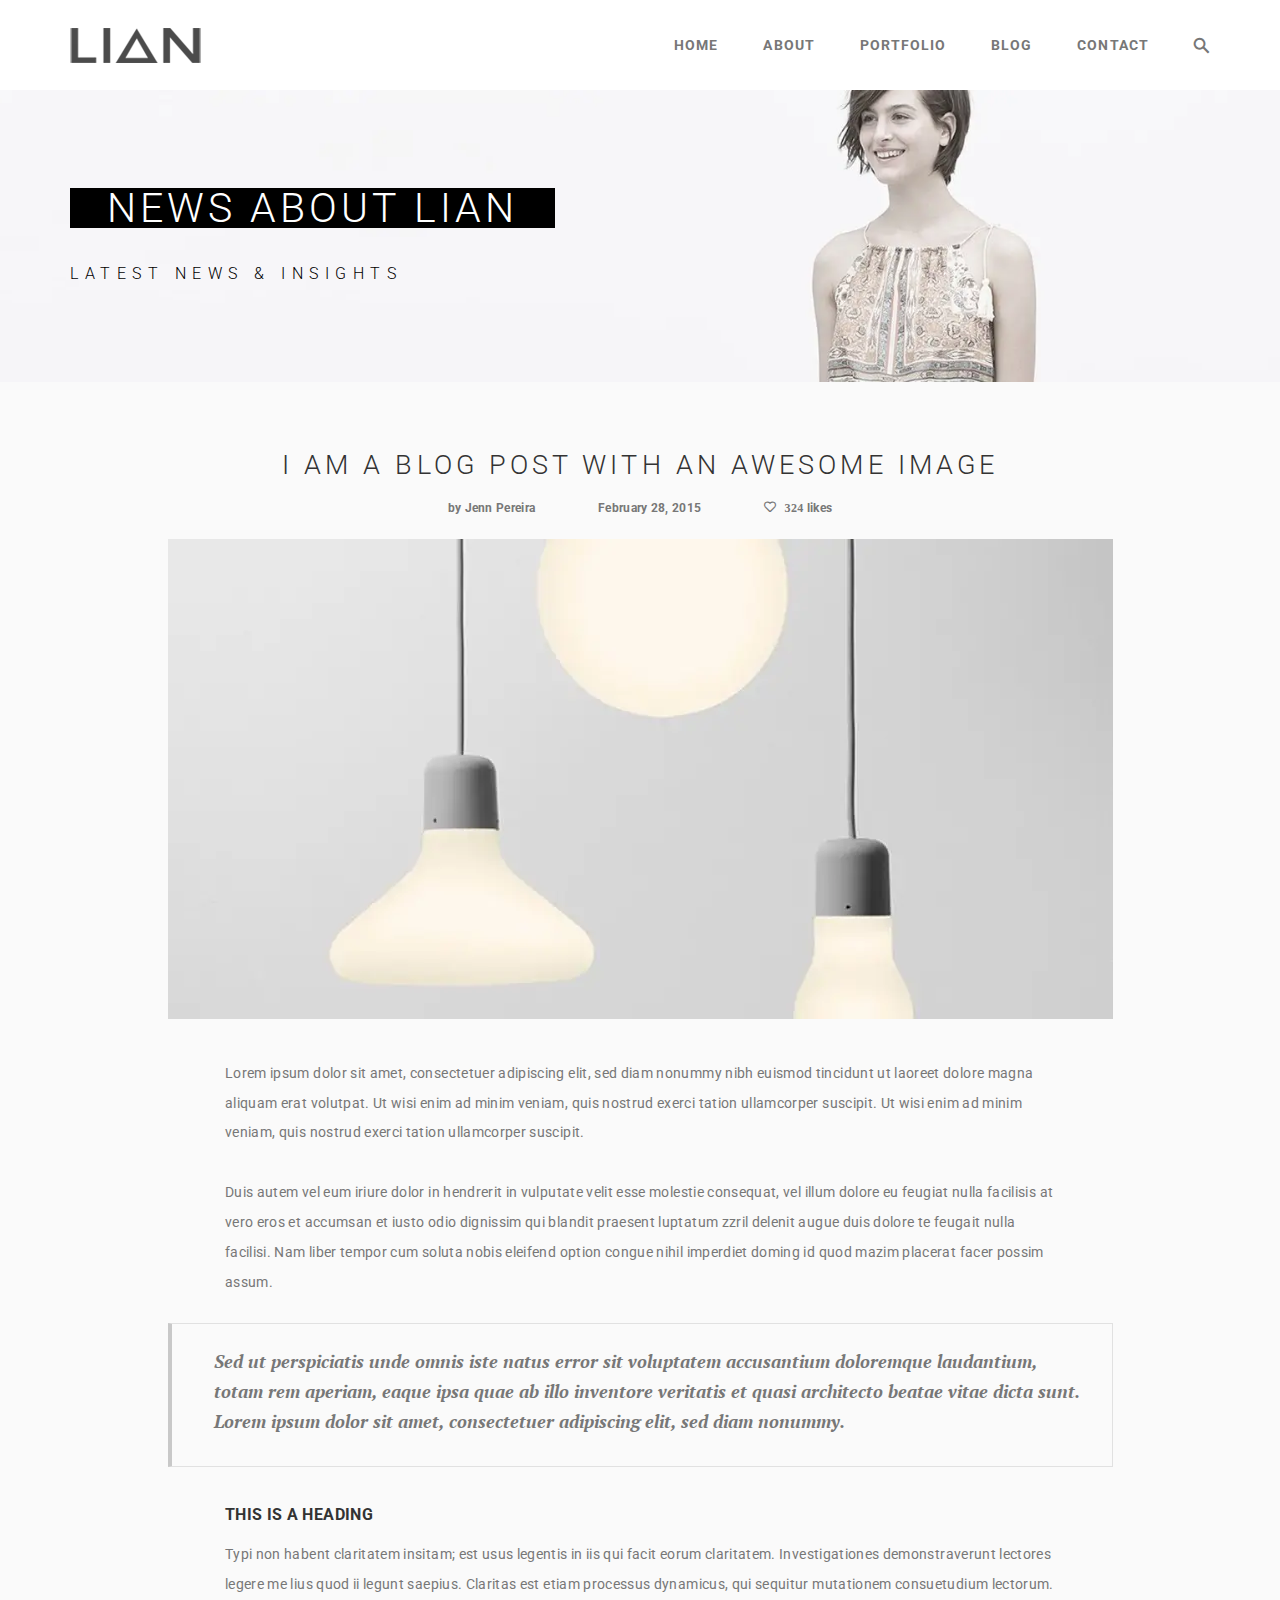
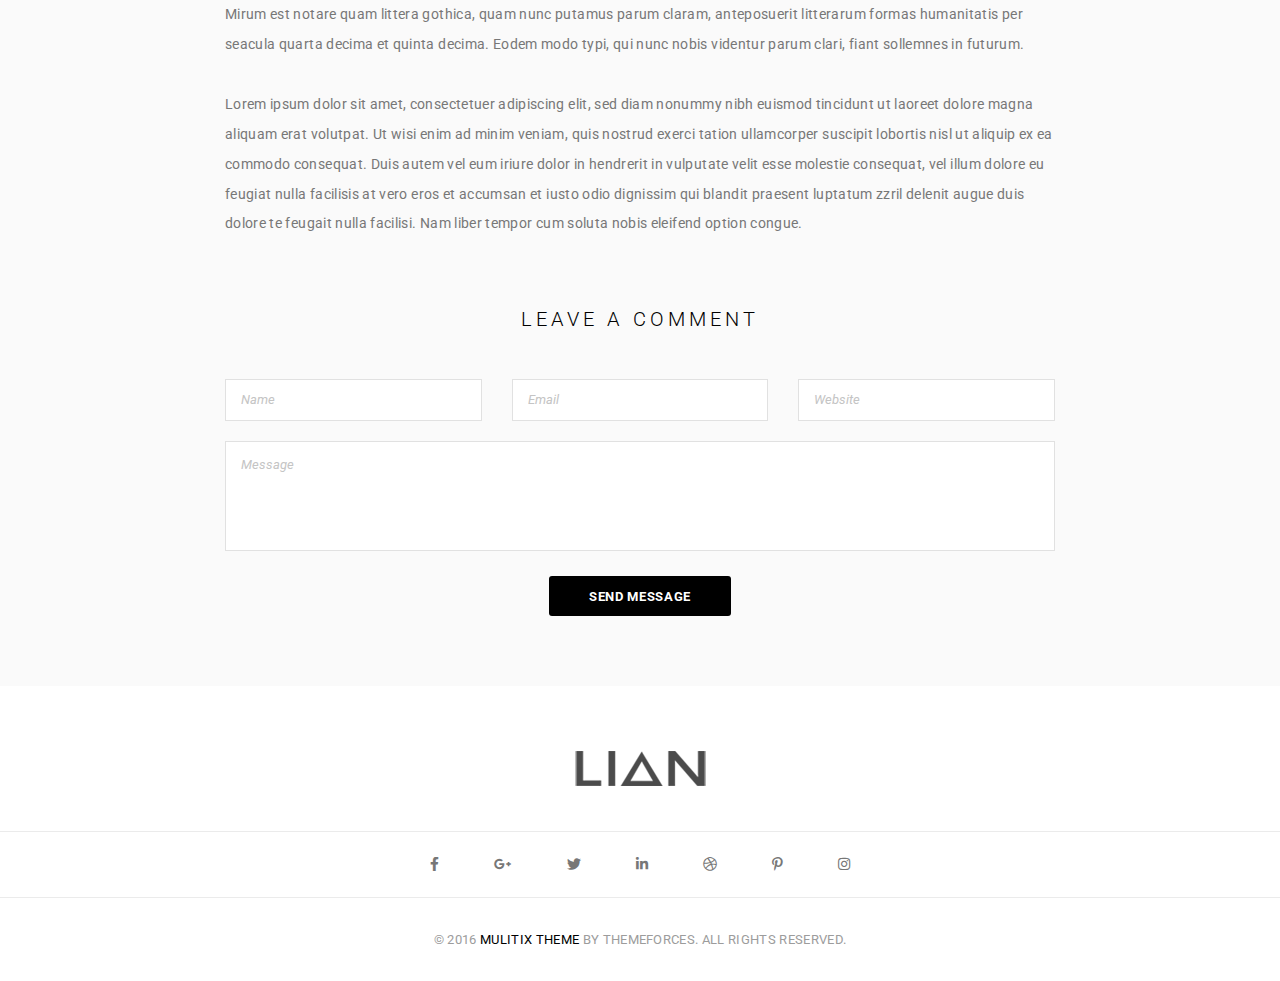
<file: singlepost.html>
<!DOCTYPE html>
<html lang="ru">

<head>
	<title>Post</title>
	<meta charset="UTF-8">
	<meta name="format-detection" content="telephone=no">
	<link rel="stylesheet" href="css/style.min.css">
	<link rel="shortcut icon" href="favicon.ico">
	<!-- <meta name="robots" content="noindex, nofollow"> -->
	<!-- <meta name="viewport" content="width=device-width, initial-scale=1.0, maximum-scale=1.0, user-scalable=0"> -->
	<meta name="viewport" content="width=device-width, initial-scale=1.0">
</head>

<body>
	<div class="wrapper">
		<header class="header">
			<div class="header__content _container">
				<a href="index.html" class="header__logo"></a>
				<div class="header__menu menu">
					<div class="menu__icon icon-menu">
						<span></span>
						<span></span>
						<span></span>
					</div>
					<nav class="menu__body">
						<ul data-da=".menu__body,767,0" class="menu__list">
							<li><a href="index.html" class="menu__link">HOME</a></li>
							<li><a href="about.html" class="menu__link">About</a></li>
							<li><a href="portfolio.html" class="menu__link">Portfolio</a></li>
							<li><a href="blog.html" class="menu__link">BLOG</a></li>
							<li><a href="contacts.html" class="menu__link">Contact</a></li>
							<li class="menu__search-box">
								<form action="#" method="get">
									<input autocomplete="off" type="text" name="form[]" class="menu__input input"
										placeholder="Search">
								</form>
								<div class="menu__link _icon-search"></div>
							</li>
						</ul>
					</nav>
				</div>
		</header>
		<main class="page">
			<div class="page__mainscreen mainscreen">
				<div class="mainscreen__image _ibg">
					<picture>
						<source srcset="img/main_bg_blog.webp" type="image/webp"><img src="img/main_bg_blog.jpg" alt="">
					</picture>
				</div>
				<div class="mainscreen__content content-mainscreen _container">
					<div class="content-mainscreen__title main-title">
						<h1>News About Lian</h1>
					</div>
					<div class="content-mainscreen__subtitle main-subtitle">
						Latest News & Insights
					</div>
				</div>
			</div>
			<!-- Page-content -->
			<div class="page__content content-page">
				<div class="content-page__container _985px-container">
					<section class="content-page__post-header header-post">
						<div class="header-post__title">I am a Blog Post with an Awesome Image</div>
						<div class="header-post__subtitle">
							<span class="header-post__subtitle-element">by Jenn Pereira</span>
							<span class="header-post__subtitle-element">February 28, 2015</span>
							<p class="header-post__subtitle-element header-post__likes btn-like">
								<span class="header-post__like body-content__likes likes _icon-like">324</span>
								<span class="header-post__like body-content__likes">likes</span>
							</p>

						</div>
						<div class="header-post__image _ibg">
							<picture>
								<source srcset="img/singlepost/main-img-01.webp" type="image/webp"><img
									src="img/singlepost/main-img-01.jpg" alt="">
							</picture>
						</div>
					</section>
				</div>
				<section class="content-page__main main-content">
					<div class="main-content__container _850px-container">
						<div class="main-content__top text-post">
							<p>Lorem ipsum dolor sit amet, consectetuer adipiscing elit, sed diam nonummy nibh euismod
								tincidunt ut laoreet dolore magna aliquam erat volutpat. Ut wisi enim ad minim veniam, quis
								nostrud exerci tation ullamcorper suscipit. Ut wisi enim ad minim veniam, quis nostrud exerci
								tation ullamcorper suscipit.</p>
							<p>Duis autem vel eum iriure dolor in hendrerit in vulputate velit esse molestie consequat, vel
								illum dolore eu feugiat nulla facilisis at vero eros et accumsan et iusto odio dignissim qui
								blandit praesent luptatum zzril delenit augue duis dolore te feugait nulla facilisi. Nam liber
								tempor cum soluta nobis eleifend option congue nihil imperdiet doming id quod mazim placerat
								facer possim assum.</p>
						</div>
					</div>
					<div class="main-content__container _985px-container">
						<div class="main-content__large-text">
							<p>Sed ut perspiciatis unde omnis iste natus error sit voluptatem accusantium doloremque
								laudantium,
								totam rem aperiam, eaque ipsa quae ab illo inventore veritatis et quasi architecto beatae vitae
								dicta sunt. Lorem ipsum dolor sit amet, consectetuer adipiscing elit, sed diam nonummy.</p>
						</div>
					</div>
					<div class="main-content__bottom text-post">
						<div class="main-content__container _850px-container">
							<div class="main-content__bottom-title">This is a Heading</div>
							<p>Typi non habent claritatem insitam; est usus legentis in iis qui facit eorum claritatem.
								Investigationes demonstraverunt lectores legere me lius quod ii legunt saepius. Claritas est
								etiam
								processus dynamicus, qui sequitur mutationem consuetudium lectorum. Mirum est notare quam
								littera
								gothica, quam nunc putamus parum claram, anteposuerit litterarum formas humanitatis per seacula
								quarta decima et quinta decima. Eodem modo typi, qui nunc nobis videntur parum clari, fiant
								sollemnes in futurum.</p>
							<p>Lorem ipsum dolor sit amet, consectetuer adipiscing elit, sed diam nonummy nibh euismod
								tincidunt
								ut laoreet dolore magna aliquam erat volutpat. Ut wisi enim ad minim veniam, quis nostrud exerci
								tation ullamcorper suscipit lobortis nisl ut aliquip ex ea commodo consequat. Duis autem vel eum
								iriure dolor in hendrerit in vulputate velit esse molestie consequat, vel illum dolore eu
								feugiat
								nulla facilisis at vero eros et accumsan et iusto odio dignissim qui blandit praesent luptatum
								zzril delenit augue duis dolore te feugait nulla facilisi. Nam liber tempor cum soluta nobis
								eleifend option congue.</p>
						</div>
					</div>
				</section>
				<div class="content-page__form form-post">
					<div class="content-page__container _850px-container">
						<div class="form-post__title">Leave a Comment</div>
						<form action="#" method="POST" class="form-post">
							<div class="form-post__row">
								<div class="form-post__column">
									<input type="text" name="form[]" data-error="Enter your name" data-value=""
										class="form-post__input input _req" placeholder="Name">
								</div>
								<div class="form-post__column">
									<input type="email" name="form[]" data-error="Enter your email" data-value=""
										class="form-post__input input _req _email" placeholder="Email">
								</div>
								<div class="form-post__column">
									<input type="text" name="form[]" data-error="Ошибка" data-value=""
										class="form-post__input input" placeholder="Website">
								</div>
							</div>
							<textarea name="message" placeholder="Message" class="input"></textarea>
							<button type="submit" class="form-post__btn btn-form">Send Message</button>
						</form>
					</div>
				</div>
			</div>
		</main>
		<footer class="footer">
			<div class="footer__content">
				<div class="footer__logo">
					<a href="index.html" class="footer__logo-link"></a>
				</div>
				<div class="footer__social">
					<ul class="footer__list">
						<li>
							<a href="#" class="footer__link _icon-facebook">

							</a>
						</li>
						<li>
							<a href="#" class="footer__link _icon-googlePlus">

							</a>
						</li>
						<li>
							<a href="#" class="footer__link _icon-twitter">

							</a>
						</li>
						<li>
							<a href="#" class="footer__link _icon-linkedin">

							</a>
						</li>
						<li>
							<a href="#" class="footer__link _icon-dribbble">

							</a>
						</li>
						<li>
							<a href="#" class="footer__link _icon-pinterest">

							</a>
						</li>
						<li>
							<a href="#" class="footer__link _icon-instagram">

							</a>
						</li>
					</ul>
				</div>
				<div class="footer__bottom">
					<p>© 2016 <span>Mulitix Theme</span> by ThemeForces. All Rights Reserved.</p>
				</div>
			</div>
		</footer>
	</div>
	<!-- Swiper -->
	<!-- <script src="https://unpkg.com/swiper/swiper-bundle.min.js"></script> -->
	<script src="js/vendors.min.js"></script>
	<script src="js/app.min.js"></script>
</body>

</html>
</file>
<file: css/style.min.css>
@charset "UTF-8";@import url(https://fonts.googleapis.com/css?family=Roboto:300,regular,700);@import url(https://fonts.googleapis.com/css?family=PT+Serif:700italic);@font-face{font-family:icons;font-display:swap;src:url(../fonts/icons.woff) format("woff"),url(../fonts/icons.woff2) format("woff2");font-weight:400;font-style:normal}@font-face{font-family:icons;src:url(../fonts/icons.eot?2uwd1i);src:url(../fonts/icons.eot?2uwd1i#iefix) format("embedded-opentype"),url(../fonts/icons.ttf?2uwd1i) format("truetype"),url(../fonts/icons.woff?2uwd1i) format("woff"),url(../fonts/icons.svg?2uwd1i#icons) format("svg");font-weight:400;font-style:normal;font-display:block}[class*=" _icon-"],[class^="_icon-"]{font-family:icons!important;speak:never;font-style:normal;font-weight:400;font-variant:normal;text-transform:none;line-height:1;-webkit-font-smoothing:antialiased;-moz-osx-font-smoothing:grayscale}._icon-play-circle:before{content:"\e915"}._icon-fullscreen-off:before{content:"\e90f"}._icon-fullscreen-on:before{content:"\e910"}._icon-mute:before{content:"\e911"}._icon-unmute:before{content:"\e912"}._icon-volume-minus:before{content:"\e913"}._icon-volume-plus:before{content:"\e914"}._icon-play:before{content:"\e90d"}._icon-stop:before{content:"\e90e"}._icon-calendar:before{content:"\e900"}._icon-dribbble:before{content:"\e901"}._icon-facebook:before{content:"\e902"}._icon-googlePlus:before{content:"\e903"}._icon-instagram:before{content:"\e904"}._icon-like:before{content:"\e905"}._icon-linkedin:before{content:"\e906"}._icon-pinterest:before{content:"\e907"}._icon-search:before{content:"\e908"}._icon-share:before{content:"\e909"}._icon-twitter:before{content:"\e90a"}._icon-ul-list:before{content:"\e90b"}._icon-user:before{content:"\e90c"}*{padding:0;margin:0;border:0}*,:after,:before{-webkit-box-sizing:border-box;box-sizing:border-box}:active,:focus{outline:0}a:active,a:focus{outline:0}aside,footer,header,nav,section{display:block}body,html{height:100%;min-width:320px}body{line-height:1;font-family:Roboto;-ms-text-size-adjust:100%;-moz-text-size-adjust:100%;-webkit-text-size-adjust:100%}button,input,textarea{font-family:Roboto}input::-ms-clear{display:none}button{cursor:pointer}button::-moz-focus-inner{padding:0;border:0}a,a:visited{text-decoration:none}a:hover{text-decoration:none}ul li{list-style:none}img{vertical-align:top}h1,h2,h3,h4,h5,h6{font-weight:inherit;font-size:inherit}body{color:#000;font-size:14px}body._lock{overflow:hidden}.wrapper{width:100%;min-height:100%;overflow:hidden;display:-webkit-box;display:-ms-flexbox;display:flex;-webkit-box-orient:vertical;-webkit-box-direction:normal;-ms-flex-direction:column;flex-direction:column}._small-container{max-width:595px;margin:0 auto;padding:0 20px}._850px-container{max-width:850px;margin:0 auto;padding:0 20px;padding:0 10px}._985px-container{max-width:985px;margin:0 auto;padding:0 20px}._container{max-width:1180px;margin:0 auto;padding:0 20px}.btn{display:-webkit-inline-box;display:-ms-inline-flexbox;display:inline-flex;padding:0 0}.btn._fw{width:100%}.select{position:relative}.select__item{position:relative}.select__title{color:#000;border:1px solid #d9d9d9;background-color:#fff;cursor:pointer;border-radius:4px}.select__value{display:-webkit-box;display:-ms-flexbox;display:flex;font-size:14px;height:30px;padding:0 15px;-webkit-box-align:center;-ms-flex-align:center;align-items:center;-webkit-box-pack:justify;-ms-flex-pack:justify;justify-content:space-between;-webkit-box-orient:horizontal;-webkit-box-direction:reverse;-ms-flex-direction:row-reverse;flex-direction:row-reverse}.select__value span{height:1em;overflow:hidden;display:-webkit-box;-webkit-line-clamp:1;-webkit-box-orient:vertical}.select__value:before{content:"";display:inline-block;-webkit-transition:all .3s ease 0s;-o-transition:all .3s ease 0s;transition:all .3s ease 0s;width:11px;height:7px;background:url(../img/icons/select.svg) center/100% no-repeat}.select__input{width:100%;background-color:transparent;height:100%}.select__options{color:#000;display:none;position:absolute;top:29px;border-radius:0 0 4px 4px;min-width:100%;left:0;background-color:#fff;border-top:0;border:1px solid #d9d9d9;border-top:0;font-size:14px;padding:10px 0 5px 0}.select__option{cursor:pointer;padding:5px 15px;margin:0}.select._active{z-index:5}.select._active .select__value:before{-webkit-transform:rotate(-180deg);-ms-transform:rotate(-180deg);transform:rotate(-180deg)}.select._active .select__options{display:block}input[type=email],input[type=tel],input[type=text],textarea{-webkit-appearance:none;-moz-appearance:none;appearance:none}.input{width:100%;border:1px solid #e1e1e1;width:100%;display:block;padding:0 15px}.input::-webkit-input-placeholder{font-weight:400;font-style:italic;color:#c4c4c4}.input::-moz-placeholder{font-weight:400;font-style:italic;color:#c4c4c4}.input:-ms-input-placeholder{font-weight:400;font-style:italic;color:#c4c4c4}.input::-ms-input-placeholder{font-weight:400;font-style:italic;color:#c4c4c4}.input::placeholder{font-weight:400;font-style:italic;color:#c4c4c4}.input:focus{border-left:3px solid rgba(149,149,149,.3)}.input._error{-webkit-transition:all .2s ease 0s;-o-transition:all .2s ease 0s;transition:all .2s ease 0s;border:1px solid red}.form__error{font-family:Roboto;position:absolute;top:50%;right:30px;-webkit-transform:translate(0,-50%);-ms-transform:translate(0,-50%);transform:translate(0,-50%);font-size:16px;line-height:187.5%;letter-spacing:.025em;color:#2f302f}textarea.input{resize:none;padding:15px 15px}.checkbox{position:relative}.checkbox__input{position:absolute;width:0;height:0;opacity:0;visibility:hidden}.checkbox__input:checked+.checkbox__text:before{background:#fff url(../img/icons/check.svg) center no-repeat}.checkbox__text{display:-webkit-inline-box;display:-ms-inline-flexbox;display:inline-flex;-webkit-box-align:center;-ms-flex-align:center;align-items:center;position:relative;font-size:16px;color:#fff;letter-spacing:-.3px;line-height:calc(20 / 16);cursor:pointer}.checkbox__text:before{content:"";-ms-flex-item-align:start;align-self:flex-start;margin:0 14px 0 0;-webkit-box-flex:0;-ms-flex:0 0 20px;flex:0 0 20px;left:0;top:0;width:20px;height:18px;background:#fff;border:1px solid #a7a9ac}.checkbox a{color:#fff;text-decoration:underline}.checkbox._error .checkbox__text:before{border:1px solid #ee1212}.options{display:-webkit-box;display:-ms-flexbox;display:flex;-webkit-box-orient:vertical;-webkit-box-direction:normal;-ms-flex-direction:column;flex-direction:column;-webkit-box-align:start;-ms-flex-align:start;align-items:flex-start}.options__item{position:relative;cursor:pointer}.options__input{position:absolute;width:0;height:0;opacity:0;left:0;top:0;visibility:hidden}.options__input:checked+.options__text:after{-webkit-transform:scale(1);-ms-transform:scale(1);transform:scale(1)}.options__text{display:-webkit-inline-box;display:-ms-inline-flexbox;display:inline-flex;-webkit-box-align:center;-ms-flex-align:center;align-items:center;position:relative;font-size:16px;color:#fff;letter-spacing:-.3px;line-height:calc(20 / 16)}.options__text:before{content:"";-ms-flex-item-align:start;align-self:flex-start;margin:0 14px 0 0;-webkit-box-flex:0;-ms-flex:0 0 20px;flex:0 0 20px;left:0;top:0;border-radius:50%;width:20px;height:18px;background:#fff;border:1px solid #a7a9ac}.options__text:after{content:"";-webkit-transition:all .3s ease 0s;-o-transition:all .3s ease 0s;transition:all .3s ease 0s;-webkit-transform:scale(0);-ms-transform:scale(0);transform:scale(0);width:10px;height:10px;border-radius:50%;background-color:#77243a;position:absolute;left:5px;top:4px}.rating{display:-webkit-box;display:-ms-flexbox;display:flex;-webkit-box-align:end;-ms-flex-align:end;align-items:flex-end;font-size:40px;line-height:.75;-webkit-transition:opacity .3s ease 0s;-o-transition:opacity .3s ease 0s;transition:opacity .3s ease 0s}.rating.rating_sending{opacity:.2}.rating.rating_set .rating__active,.rating.rating_set .rating__item{cursor:pointer}.rating__body{position:relative}.rating__body::before{content:"★★★★★";display:block}.rating__active{position:absolute;width:0%;height:100%;top:0;left:0;overflow:hidden}.rating__active::before{content:"★★★★★";position:absolute;width:100%;height:100%;top:0;left:0;color:#ffd300}.rating__items{display:-webkit-box;display:-ms-flexbox;display:flex;position:absolute;width:100%;height:100%;top:0;left:0}.rating__item{-webkit-box-flex:0;-ms-flex:0 0 20%;flex:0 0 20%;height:100%;opacity:0}.rating__value{font-size:50%;line-height:1;padding:0 0 0 10px}.quantity{width:88px;height:40px;display:-webkit-box;display:-ms-flexbox;display:flex;border:1px solid rgba(166,166,166,.45)}.quantity__button{-webkit-box-flex:0;-ms-flex:0 0 30px;flex:0 0 30px;position:relative;cursor:pointer}.quantity__button::after,.quantity__button::before{content:"";position:absolute;top:50%;left:50%;-webkit-transition:all .3s ease 0s;-o-transition:all .3s ease 0s;transition:all .3s ease 0s;margin:0 0 0 -4.5px;background-color:#a6a6a6;width:9px;height:1px}.quantity__button_plus::before{-webkit-transform:rotate(-90deg);-ms-transform:rotate(-90deg);transform:rotate(-90deg)}.quantity__input{-webkit-box-flex:1;-ms-flex:1 1 auto;flex:1 1 auto}.quantity__input input{height:100%;color:#a6a6a6;font-size:12px;width:100%;text-align:center}.row:after{display:block;content:"";clear:both}.rub:after{content:"₽"}ol.counter{list-style-type:none;counter-reset:item}ol.counter li{position:relative;padding:0 0 0 45px}ol.counter li:before{counter-increment:item;content:counter(item);position:absolute;left:0;top:0;color:#818181;font-size:14px;font-weight:700;text-align:center;line-height:26px;border-radius:50%;width:28px;height:28px;border:1px solid #4274bb}.ellipsis{display:block;overflow:hidden;width:100%;white-space:nowrap;-o-text-overflow:ellipsis;text-overflow:ellipsis}.es{overflow:hidden;white-space:nowrap;-o-text-overflow:ellipsis;text-overflow:ellipsis}.table{display:table;font-size:0;width:100%}.trow{display:table-row}.cell{display:table-cell}.cell.full{width:100%}._ibg{position:relative}._ibg img{position:absolute;width:100%;height:100%;top:0;left:0;-o-object-fit:cover;object-fit:cover}body.ie ._ibg{background-position:center;background-size:cover;background-repeat:no-repeat}body.ie ._ibg img{width:0;height:0;opacity:0;visibility:hidden}._video{position:relative;overflow:hidden;height:0;padding-bottom:56.25%}._video embed,._video iframe,._video object,._video video{position:absolute;top:0;left:0;width:100%;height:100%;-o-object-fit:cover;object-fit:cover}.videobg embed,.videobg iframe,.videobg object,.videobg video{position:fixed;top:50%;left:50%;min-width:100%;min-height:100%;width:auto;height:auto;z-index:-100;-webkit-transform:translateX(-50%) translateY(-50%);-ms-transform:translateX(-50%) translateY(-50%);transform:translateX(-50%) translateY(-50%);background-size:cover}._more-content{-webkit-transition:all .3s ease 0s;-o-transition:all .3s ease 0s;transition:all .3s ease 0s;overflow:hidden}._more-link{cursor:pointer}._more-link span{font-style:normal}._more-link span:first-child{display:block}._more-link span:last-child{display:none}._more-link._active span{font-style:normal}._more-link._active span:first-child{display:none}._more-link._active span:last-child{display:block}#map{background:url(../img/icons/loading.gif) center/50px no-repeat}._swiper{overflow:hidden}._swiper .swiper-wrapper{width:100%;height:100%;-webkit-box-sizing:content-box;box-sizing:content-box;display:-webkit-box;display:-ms-flexbox;display:flex;position:relative}._swiper.swiper-container-vertical .swiper-wrapper{-webkit-box-orient:vertical;-webkit-box-direction:normal;-ms-flex-direction:column;flex-direction:column}._swiper.swiper-container-autoheight .swiper-wrapper{-webkit-box-align:start;-ms-flex-align:start;align-items:flex-start}.swiper-container-initialized .swiper-slide{-ms-flex-negative:0;flex-shrink:0}.swiper-container-android .swiper-slide,.swiper-container-android .swiper-wrapper{-webkit-transform:translate3d(0,0,0);transform:translate3d(0,0,0)}.swiper-button-lock{display:none!important}._tabs-block{display:none}._tabs-block._active{display:block}.mirror{-webkit-transform:scale(-1,1);-ms-transform:scale(-1,1);transform:scale(-1,1)}.nicescroll-rails{z-index:1000!important}._custom-scroll{position:fixed;right:0;top:0;width:3px;height:100%;z-index:1000}._custom-scroll__line{background-color:rgba(0,0,0,.5);border-radius:3px 0 0 3px;position:relative;left:0;top:0;width:100%}.popup{-webkit-overflow-scrolling:touch;z-index:100;padding:30px 10px;position:fixed;top:0;left:0;width:100%;height:100%;-webkit-transition:visibility .8s ease 0s;-o-transition:visibility .8s ease 0s;transition:visibility .8s ease 0s;visibility:hidden}.popup::before{content:"";background-color:rgba(0,0,0,.9);position:fixed;width:100%;height:100%;top:0;left:0;opacity:0;-webkit-transition:opacity .8s ease 0s;-o-transition:opacity .8s ease 0s;transition:opacity .8s ease 0s}.popup.show{visibility:visible;overflow:auto}.popup.show::before{opacity:1}.popup.show .popup__body{-webkit-transform:scale(1);-ms-transform:scale(1);transform:scale(1)}.popup._active{overflow:auto;visibility:visible}.popup._active::before{opacity:1}.popup._active .popup__body{-webkit-transition:all .3s ease .2s;-o-transition:all .3s ease .2s;transition:all .3s ease .2s;-webkit-transform:scale(1);-ms-transform:scale(1);transform:scale(1)}.popup__content{display:-webkit-box;display:-ms-flexbox;display:flex;-webkit-box-orient:vertical;-webkit-box-direction:normal;-ms-flex-direction:column;flex-direction:column;-webkit-box-align:center;-ms-flex-align:center;align-items:center;min-height:100%;-webkit-box-flex:1;-ms-flex:1 1 auto;flex:1 1 auto;width:100%;display:flex;-webkit-box-pack:center;-ms-flex-pack:center;justify-content:center;align-items:center}.popup__body{-webkit-transform:scale(0);-ms-transform:scale(0);transform:scale(0);-webkit-transition:all .3s ease 0s;-o-transition:all .3s ease 0s;transition:all .3s ease 0s;background-color:#fff;padding:50px;width:100%;max-width:800px}.popup__close{width:15px;height:15px;position:absolute;top:0;right:0;cursor:pointer;z-index:30;background:url(../img/icons/close.svg) 0 0 no-repeat}.header._scroll{position:fixed;width:100%;top:0;left:0;z-index:50;background-color:#fff;-webkit-transition:all 1s ease 0s;-o-transition:all 1s ease 0s;transition:all 1s ease 0s}.header._scroll .header__content{height:50px}.header._scroll .icon-menu{right:20px;top:15px}.header__content{display:-webkit-box;display:-ms-flexbox;display:flex;-webkit-box-pack:justify;-ms-flex-pack:justify;justify-content:space-between;-webkit-box-align:center;-ms-flex-align:center;align-items:center;height:90px}._no-webp .header__logo{background:url(../img/Logos/main_logo.png) 0 0 no-repeat}.header__logo{display:block;width:131px;height:35px;-webkit-transition:all .3s ease 0s;-o-transition:all .3s ease 0s;transition:all .3s ease 0s}.menu__body._active{display:-webkit-box;display:-ms-flexbox;display:flex;-webkit-box-pack:center;-ms-flex-pack:center;justify-content:center;-webkit-box-align:center;-ms-flex-align:center;align-items:center;-webkit-transform:translate(0,0);-ms-transform:translate(0,0);transform:translate(0,0);opacity:1;visibility:visible}.menu__list{display:-webkit-inline-box;display:-ms-inline-flexbox;display:inline-flex;-webkit-box-align:center;-ms-flex-align:center;align-items:center}.menu__list li{position:relative;margin:0 45px 0 0;-webkit-transition:all .3s ease 0s;-o-transition:all .3s ease 0s;transition:all .3s ease 0s}.menu__list li:last-child{margin:0}.menu__list li::after{content:"";display:block;width:20px;height:1px;background-color:#000;position:absolute;top:50%;left:-30px;-webkit-transform:translate(0,-200%);-ms-transform:translate(0,-200%);transform:translate(0,-200%);opacity:0;-webkit-transition:all .3s ease 0s;-o-transition:all .3s ease 0s;transition:all .3s ease 0s}.menu__list li:last-child::after{display:none}.menu__link{font-weight:700;text-transform:uppercase;letter-spacing:.075em;color:#777;-webkit-transition:all .3s ease 0s;-o-transition:all .3s ease 0s;transition:all .3s ease 0s;position:relative}.menu__search-box{display:-webkit-box;display:-ms-flexbox;display:flex;-webkit-box-align:center;-ms-flex-align:center;align-items:center;position:relative}.menu__input{position:absolute;top:-7px;left:3px;-webkit-transform:translate(0,0);-ms-transform:translate(0,0);transform:translate(0,0);width:140px;padding:7px 10px;border:1px solid #d6d6d6;border-radius:15px;background-color:#fff;opacity:0;visibility:hidden;-webkit-transition:all .3s ease 0s;-o-transition:all .3s ease 0s;transition:all .3s ease 0s}.menu__input._active{opacity:1;visibility:visible;-webkit-transform:translate(-120px,0);-ms-transform:translate(-120px,0);transform:translate(-120px,0)}._icon-search{cursor:pointer;font-size:17px}.icon-menu{display:none}.footer__content{text-align:center}.footer__logo{display:-webkit-box;display:-ms-flexbox;display:flex;-webkit-box-pack:center;-ms-flex-pack:center;justify-content:center;-webkit-box-align:center;-ms-flex-align:center;align-items:center;padding:65px 0 45px 0}._no-webp .footer__logo-link{background:url(../img/Logos/main_logo.png) 0 0 no-repeat}.footer__logo-link{display:block;width:131px;height:35px;-webkit-transition:all .3s ease 0s;-o-transition:all .3s ease 0s;transition:all .3s ease 0s}.footer__list{display:-webkit-box;display:-ms-flexbox;display:flex;-webkit-box-pack:center;-ms-flex-pack:center;justify-content:center;-webkit-box-align:center;-ms-flex-align:center;align-items:center;border-top:1px solid #ebebeb;border-bottom:1px solid #ebebeb;padding:25px 0}.footer__list li{margin:0 55px 0 0}.footer__list li:last-child{margin:0}.footer__link{font-size:14px;color:#777;-webkit-transition:all .2s ease 0s;-o-transition:all .2s ease 0s;transition:all .2s ease 0s}.footer__bottom{padding:35px 0}.footer__bottom p{font-size:13px;text-transform:uppercase;letter-spacing:.025em;color:#9c9c9c}.footer__bottom p span{color:#000}.mainslider{position:relative}.mainslider__body{position:relative}.mainslider__slide{position:relative}.mainslider__content{position:relative;z-index:2;padding:17% 0}.mainslider__image{position:absolute;width:100%;height:100%;top:0;left:0}._no-webp .mainslider__more{background:url(../img/icons/mainslider_white.png) 53% center no-repeat}.mainslider__more{cursor:pointer;width:calc(20px + 23 * ((100vw - 320px)/ (1600 - 320)));height:calc(20px + 23 * ((100vw - 320px)/ (1600 - 320)));position:absolute;top:45%;border:1px solid #fff;border-radius:50%;-webkit-transition:all .1s ease 0s;-o-transition:all .1s ease 0s;transition:all .1s ease 0s}.mainslider__more_prev{left:5%}.mainslider__more_next{right:5%}.mainslider .mainslider__more_prev{-webkit-transform:rotate(-180deg);-ms-transform:rotate(-180deg);transform:rotate(-180deg)}.mainslider__dotts{position:absolute;left:50%;-webkit-transform:translate(-50%,0);-ms-transform:translate(-50%,0);transform:translate(-50%,0);bottom:11%;display:-webkit-box;display:-ms-flexbox;display:flex;-webkit-box-pack:center;-ms-flex-pack:center;justify-content:center}.mainslider__dotts .swiper-pagination-bullet{width:calc(8px + 7 * ((100vw - 320px)/ (1600 - 320)));height:calc(8px + 7 * ((100vw - 320px)/ (1600 - 320)));border-radius:50%;background-color:#fff;z-index:2;margin:0 7.5px;-webkit-transition:all .1s ease 0s;-o-transition:all .1s ease 0s;transition:all .1s ease 0s}.mainslider__dotts .swiper-pagination-bullet-active{border:4px solid #000}.content-mainslider__body{display:-webkit-box;display:-ms-flexbox;display:flex;-webkit-box-orient:vertical;-webkit-box-direction:normal;-ms-flex-direction:column;flex-direction:column;-webkit-box-align:center;-ms-flex-align:center;align-items:center;text-align:center}.content-mainslider__title{max-width:calc(384px + 326 * ((100vw - 320px)/ (1600 - 320)))}.portfolio-block{text-align:center;background-color:#fafafa}.portfolio-block__btn{font-size:13px;display:-webkit-inline-box;display:-ms-inline-flexbox;display:inline-flex;-webkit-box-pack:center;-ms-flex-pack:center;justify-content:center;-webkit-box-align:center;-ms-flex-align:center;align-items:center;border-radius:3px;height:30px;background-color:#959595;font-weight:700;text-transform:uppercase;letter-spacing:.05em;color:#fff;-webkit-transition:all .2s ease 0s;-o-transition:all .2s ease 0s;transition:all .2s ease 0s;padding:0 24px}.content-block__nav{overflow:auto;border-bottom:1px solid #e1e1e1;border-top:1px solid #e1e1e1;padding:20px 0;margin:0 0 30px 0}.content-block__item{cursor:pointer;line-height:171.42857%;white-space:nowrap;font-weight:700;text-transform:uppercase;letter-spacing:.075em;color:#777;margin:0 40px 0 0;-webkit-transition:all .2s ease 0s;-o-transition:all .2s ease 0s;transition:all .2s ease 0s}.content-block__item:last-child{margin:0}.content-block__item._active{color:#000}.content-block__row{margin:0 -10px}.content-block__column{padding:0 10px}._no-webp .content-block__img-body{background:rgba(0,0,0,.5) url(../img/icons/work_h.png) center no-repeat}.content-block__img-body{-webkit-box-shadow:0 0 5px rgba(0,0,0,.2);box-shadow:0 0 5px rgba(0,0,0,.2);position:relative;margin:0 0 30px 0;-webkit-transition:all .2s ease 0s;-o-transition:all .2s ease 0s;transition:all .2s ease 0s}.content-block__image{display:block;-webkit-transition:all .3s ease 0s;-o-transition:all .3s ease 0s;transition:all .3s ease 0s}.content-block__image:last-child{margin:0}.content-block__image img{width:100%;height:100%;-o-object-fit:cover;object-fit:cover}.mainscreen{position:relative}.mainscreen__image{position:absolute;width:100%;height:100%;top:0;left:0}.mainscreen__content{position:relative;z-index:2;padding:7.625% 20px}.story-block{background-color:#fafafa}.story-block__row{display:-webkit-box;display:-ms-flexbox;display:flex}.story-block__column{-webkit-box-flex:0;-ms-flex:0 1 50%;flex:0 1 50%}.story-block__image{max-width:531px;height:auto}.story-block__image img{max-width:100%}.story-block__title{margin:0 0 25px 0}.story-block__subtitle{margin:0 0 43px 0}.story-block__subtitle p{margin:0 0 30px 0}.story-block__subtitle p:last-child{margin:0}.skills-block{width:552px}.skills-block li{margin:0 0 24px 0;list-style:none}.skills-block li:last-child{margin:0}.skills-block li h3{font-size:16px;font-weight:700;letter-spacing:.025em;color:#2f302f;margin:0 0 15px 0}.skills-block__bar{background-color:#ebebeb;display:-webkit-box;display:-ms-flexbox;display:flex;-webkit-box-align:center;-ms-flex-align:center;align-items:center;height:10px;position:relative}.skills-block__bar span{height:2px;background-color:#a1a1a1;position:relative}.skills-block__bar span::after{content:"";display:block;width:8px;height:8px;background-color:#fff;border:2px solid #000;border-radius:50%;position:absolute;top:-150%;right:0}.skills-block__photoshop{width:90%;-webkit-animation:photoshop 2s;animation:photoshop 2s}._no-webp .skills-block__photoshop::before{background:url(../img/icons/skills-icon.png) 0 0 no-repeat}.skills-block__photoshop::before{content:"90%";color:#fff;display:-webkit-box;display:-ms-flexbox;display:flex;-webkit-box-pack:center;-ms-flex-pack:center;justify-content:center;-webkit-box-align:center;-ms-flex-align:center;align-items:center;padding:0 0 7px 0;font-size:12px;height:28px;width:40px;position:absolute;top:-2000%;right:-34px}.skills-block__branding{width:95%;-webkit-animation:branding 2s;animation:branding 2s}._no-webp .skills-block__branding::before{background:url(../img/icons/skills-icon.png) 0 0 no-repeat}.skills-block__branding::before{content:"95%";color:#fff;display:-webkit-box;display:-ms-flexbox;display:flex;-webkit-box-pack:center;-ms-flex-pack:center;justify-content:center;-webkit-box-align:center;-ms-flex-align:center;align-items:center;padding:0 0 7px 0;font-size:12px;height:28px;width:40px;position:absolute;top:-2000%;right:-34px}.skills-block__photography{width:50%;-webkit-animation:photography 2s;animation:photography 2s}._no-webp .skills-block__photography::before{background:url(../img/icons/skills-icon.png) 0 0 no-repeat}.skills-block__photography::before{content:"50%";color:#fff;display:-webkit-box;display:-ms-flexbox;display:flex;-webkit-box-pack:center;-ms-flex-pack:center;justify-content:center;-webkit-box-align:center;-ms-flex-align:center;align-items:center;padding:0 0 7px 0;font-size:12px;height:28px;width:40px;position:absolute;top:-2000%;right:-34px}.skills-block__webdesign{width:85%;-webkit-animation:webdesign 2s;animation:webdesign 2s}._no-webp .skills-block__webdesign::before{background:url(../img/icons/skills-icon.png) 0 0 no-repeat}.skills-block__webdesign::before{content:"85%";color:#fff;display:-webkit-box;display:-ms-flexbox;display:flex;-webkit-box-pack:center;-ms-flex-pack:center;justify-content:center;-webkit-box-align:center;-ms-flex-align:center;align-items:center;padding:0 0 7px 0;font-size:12px;height:28px;width:40px;position:absolute;top:-2000%;right:-34px}@-webkit-keyframes photoshop{0%{width:0%}100%{width:90%}}@keyframes photoshop{0%{width:0%}100%{width:90%}}@-webkit-keyframes branding{0%{width:0%}100%{width:95%}}@keyframes branding{0%{width:0%}100%{width:95%}}@-webkit-keyframes photography{0%{width:0%}100%{width:50%}}@keyframes photography{0%{width:0%}100%{width:50%}}@-webkit-keyframes webdesign{0%{width:0%}100%{width:85%}}@keyframes webdesign{0%{width:0%}100%{width:85%}}.team-section{background-color:#fafafa}.team-section__header{margin:0 0 67px 0}.team-section__row{display:-webkit-box;display:-ms-flexbox;display:flex;margin:0 -15px;-ms-flex-wrap:wrap;flex-wrap:wrap}.team-section__column{-webkit-box-flex:0;-ms-flex:0 1 33.333%;flex:0 1 33.333%;padding:0 15px;display:-webkit-box;display:-ms-flexbox;display:flex;margin:0 0 30px 0}.team-section__item{display:-webkit-box;display:-ms-flexbox;display:flex;-webkit-box-orient:vertical;-webkit-box-direction:normal;-ms-flex-direction:column;flex-direction:column}.team-section__body{-webkit-box-flex:1;-ms-flex:1 1 auto;flex:1 1 auto;padding:35px;background-color:#fff}.team-section__image{width:100%}.team-section__image img{max-width:100%}.team-section__name{font-size:24px;font-weight:300;text-transform:uppercase;letter-spacing:.04em;color:#041608;margin:0 0 10px 0}.team-section__prof{font-size:16px;font-weight:700;letter-spacing:.025em;color:#777;margin:0 0 15px 0}.team-section__text{color:#9c9c9c;line-height:171.42857%}.work-content{background-color:#fafafa}.work-content__background{display:-webkit-box;display:-ms-flexbox;display:flex;-webkit-box-pack:justify;-ms-flex-pack:justify;justify-content:space-between;background-color:#fff;font-size:13px;font-weight:700;text-transform:uppercase;letter-spacing:.075em;color:#071f08}.work-content__more{display:-webkit-inline-box;display:-ms-inline-flexbox;display:inline-flex;-webkit-box-pack:center;-ms-flex-pack:center;justify-content:center;-webkit-box-align:center;-ms-flex-align:center;align-items:center;cursor:pointer;height:60px;border-left:1px solid #ebebeb;width:calc(100px + 60 * ((100vw - 320px)/ (1600 - 320)));position:relative}.work-content__more span{display:-webkit-box;display:-ms-flexbox;display:flex;-webkit-box-pack:center;-ms-flex-pack:center;justify-content:center;-webkit-box-align:center;-ms-flex-align:center;align-items:center}.work-content__more span::after,.work-content__more span::before{border-right:1px solid #071f08;border-top:1px solid #071f08;padding:2.5px;-webkit-transition:all .3s ease 0s;-o-transition:all .3s ease 0s;transition:all .3s ease 0s}.work-content__more_next{border-right:1px solid #ebebeb}.work-content__more_next span::after{content:"";-webkit-transform:rotate(45deg);-ms-transform:rotate(45deg);transform:rotate(45deg);margin:0 0 0 15px}.work-content__more_prev span::before{content:"";-webkit-transform:rotate(-135deg);-ms-transform:rotate(-135deg);transform:rotate(-135deg);margin:0 15px 0 0}.work-content__btn{display:-webkit-inline-box;display:-ms-inline-flexbox;display:inline-flex;-webkit-box-pack:center;-ms-flex-pack:center;justify-content:center;-webkit-box-align:center;-ms-flex-align:center;align-items:center;height:60px;font-size:13px;text-transform:uppercase;letter-spacing:.075em;color:#071f08;width:calc(110px + 50 * ((100vw - 320px)/ (1600 - 320)));border-left:1px solid #ebebeb;border-right:1px solid #ebebeb}.work-content__btn span{font-family:Roboto;font-weight:700}.work-content__btn::before{margin:0 10px 0 0;-webkit-transition:all .2s ease 0s;-o-transition:all .2s ease 0s;transition:all .2s ease 0s}.work-content__images{min-width:0}.images-content__mainslider,.images-content__mainslider2{margin:0 0 10px 0}.images-content__mainslide{max-height:350px}.images-content__image{padding:0 0 63.065% 0;min-width:0;min-height:250px}.images-content__subslider,.images-content__subslider2{margin:0 -6px}.images-content__subslide{padding:0 6px}.images-content__body{background-color:#000}.images-content__subimage{cursor:pointer;padding:0 0 88.64% 0;-webkit-transition:all .3s ease 0s;-o-transition:all .3s ease 0s;transition:all .3s ease 0s}.swiper-slide-thumb-active .images-content__subimage{opacity:.5}.body-content__top{margin:0 0 20px 0}.body-content__title{font-size:calc(24px + 6 * ((100vw - 320px)/ (1600 - 320)));line-height:120%;text-transform:uppercase;letter-spacing:.2em;color:#000}.body-content__subtitle{font-size:16px;line-height:187.5%;font-weight:700;letter-spacing:.025em;color:#555}.body-content__info{border-bottom:1px solid #ccc;border-top:1px solid #ccc;padding:30px 0 40px 0;margin:0 0 44px 0}.body-content__header{display:-webkit-box;display:-ms-flexbox;display:flex;-webkit-box-align:center;-ms-flex-align:center;align-items:center;margin:0 0 25px 0}.body-content__data{font-weight:700;letter-spacing:.025em;color:#555;margin:0 65px 0 0}.body-content__likes{cursor:pointer;letter-spacing:.025em;color:#555;font-weight:700}.body-content__likes::before{font-weight:400;margin:0 8px 0 0}.body-content__text{line-height:30px;font-weight:400;letter-spacing:.025em;color:#777}.footer-body__title{font-size:16px;font-weight:700;text-transform:uppercase;letter-spacing:.025em;color:#333;margin:0 0 15px 0}.footer-body__subtitle{color:#999;line-height:137.5%;margin:0 0 50px 0}.social-details-footer{display:-webkit-box;display:-ms-flexbox;display:flex;-webkit-box-align:center;-ms-flex-align:center;align-items:center}.social-details-footer__btn{cursor:pointer;display:-webkit-box;display:-ms-flexbox;display:flex;-webkit-box-pack:center;-ms-flex-pack:center;justify-content:center;-webkit-box-align:center;-ms-flex-align:center;align-items:center;height:42px;background-color:#707070;font-size:13px;font-weight:700;text-transform:uppercase;letter-spacing:.05em;color:#fff;margin:0 15px 0 0;padding:0 12px;border-radius:3px;-webkit-transition:all .2s ease 0s;-o-transition:all .2s ease 0s;transition:all .2s ease 0s;position:relative;z-index:1}.social-details-footer__btn._active{background-color:#5c5c5c;-webkit-box-shadow:0 0 5px rgba(0,0,0,.3);box-shadow:0 0 5px rgba(0,0,0,.3)}.social-details-footer__span{padding:0 5px 0 0}.social-details-footer__block{display:-webkit-box;display:-ms-flexbox;display:flex;-webkit-box-pack:center;-ms-flex-pack:center;justify-content:center;-webkit-box-align:center;-ms-flex-align:center;align-items:center;height:42px;background-color:#e1e1e1;padding:0 19px;border-radius:3px;position:relative;z-index:0;-webkit-transition:all .8s ease 0s;-o-transition:all .8s ease 0s;transition:all .8s ease 0s;-webkit-transform:translate(110%,0);-ms-transform:translate(110%,0);transform:translate(110%,0);visibility:hidden;opacity:0}.social-details-footer__block._active{visibility:visible;opacity:1;-webkit-transform:translate(0,0);-ms-transform:translate(0,0);transform:translate(0,0)}.social-details-footer__block::before{content:"";position:absolute;top:50%;left:-7px;-webkit-transform:translate(0,-50%);-ms-transform:translate(0,-50%);transform:translate(0,-50%);width:0;height:0;border-top:8px solid transparent;border-bottom:8px solid transparent;border-right:8px solid #e1e1e1}.social-details-footer__list{display:-webkit-box;display:-ms-flexbox;display:flex;-webkit-box-align:center;-ms-flex-align:center;align-items:center}.social-details-footer__list li{margin:0 25px 0 0}.social-details-footer__list li:last-child{margin:0}.social-details-footer__link{color:#707070;-webkit-transition:all .2s ease 0s;-o-transition:all .2s ease 0s;transition:all .2s ease 0s}.works-related{background-color:#fafafa}.works-related__top-block{text-align:center;margin:0 auto 50px}.works-related__row{display:-webkit-box;display:-ms-flexbox;display:flex}.works-related__column{-webkit-box-flex:0;-ms-flex:0 1 33.333%;flex:0 1 33.333%;padding:0 15px}.works-related__image{display:block;padding:0 0 68.89% 0}.content-page{background-color:#fafafa;padding:70px 0}.content-page__row{display:-webkit-box;display:-ms-flexbox;display:flex;margin:0 -15px}.content-page__column{-webkit-box-flex:0;-ms-flex:0 1 33.333%;flex:0 1 33.333%;padding:0 15px}.content-page__item{-webkit-box-shadow:0 0 5px rgba(0,0,0,.2);box-shadow:0 0 5px rgba(0,0,0,.2);background-color:#fff;padding:40px 40px 40px 45px;margin:0 0 30px 0}.content-page__item_instagram,.content-page__item_one,.content-page__item_recent-posts,.content-page__item_search,.content-page__item_tags{padding:0}.content-page__item:last-child{margin:0}.content-page__hover{cursor:pointer;position:relative;z-index:2;opacity:0;-webkit-transition:all .3s ease 0s;-o-transition:all .3s ease 0s;transition:all .3s ease 0s;visibility:hidden;background-color:rgba(0,0,0,.85);padding:40px 40px 40px 45px}.item-post_two{padding:0}.item-post__container{padding:25px 40px 40px 45px}.item-post__text{margin:0 0 30px 0}.item-post__footer{display:-webkit-box;display:-ms-flexbox;display:flex}.item-post_three{position:relative;padding:0}.item-post__image{position:absolute;width:100%;height:100%;top:0;left:0;z-index:1}.item-post__search{position:relative}.item-post__input{font-size:16px;height:60px;width:100%;padding:15px 60px 15px 15px}.item-post__input::-webkit-input-placeholder{color:#b7b7b7;font-style:italic}.item-post__input::-moz-placeholder{color:#b7b7b7;font-style:italic}.item-post__input:-ms-input-placeholder{color:#b7b7b7;font-style:italic}.item-post__input::-ms-input-placeholder{color:#b7b7b7;font-style:italic}.item-post__input::placeholder{color:#b7b7b7;font-style:italic}.item-post__input:focus{border:1px solid #7e7e7e;padding:14px 59px 14px 14px}.item-post__search-btn{width:35px;height:35px;background-color:#999;border-radius:3px;color:#fff;position:absolute;top:50%;font-size:16px;right:10px;-webkit-transition:all .2s ease 0s;-o-transition:all .2s ease 0s;transition:all .2s ease 0s;-webkit-transform:translate(0,-50%);-ms-transform:translate(0,-50%);transform:translate(0,-50%)}.item-post__title{cursor:pointer;text-align:center;font-size:18px;line-height:133.33333%;font-weight:300;text-transform:uppercase;letter-spacing:.4em;color:#000;background-color:#ebebeb;padding:10px;position:relative}.item-post__title::before{content:"";position:absolute;bottom:0;left:50%;-webkit-transform:translate(-50%,100%);-ms-transform:translate(-50%,100%);transform:translate(-50%,100%);width:0;height:0;border-left:8px solid transparent;border-right:8px solid transparent;border-top:8px solid #ebebeb}.item-post__tags{padding:35px 20px 20px 20px}.item-post__list{display:-webkit-box;display:-ms-flexbox;display:flex;-webkit-box-orient:vertical;-webkit-box-direction:normal;-ms-flex-direction:column;flex-direction:column}.item-post__link{display:-webkit-inline-box;display:-ms-inline-flexbox;display:inline-flex;-webkit-box-pack:center;-ms-flex-pack:center;justify-content:center;-webkit-box-align:center;-ms-flex-align:center;align-items:center;font-size:13px;color:#9c9c9c;height:30px;border:1px solid #eee;white-space:nowrap;-webkit-transition:all .2s ease 0s;-o-transition:all .2s ease 0s;transition:all .2s ease 0s;padding:0 15px;margin:0 3px 10px 0}.item-post__link:last-child{margin:0 0 10px 0}.video-controls{position:relative;overflow:hidden}.video-controls:hover .video-controls__block{-webkit-transform:translate(0,0);-ms-transform:translate(0,0);transform:translate(0,0)}.video-controls__block{display:-webkit-box;display:-ms-flexbox;display:flex;position:absolute;bottom:0;width:100%;-ms-flex-wrap:wrap;flex-wrap:wrap;background-color:rgba(0,0,0,.7);-webkit-transition:all .3s ease 0s;-o-transition:all .3s ease 0s;transition:all .3s ease 0s;-webkit-transform:translate(0,100%) translate(0,-3px);-ms-transform:translate(0,100%) translate(0,-3px);transform:translate(0,100%) translate(0,-3px)}.video-controls__bar{cursor:pointer;height:8px;width:100%;background-color:#000}.video-controls__juice{height:8px;background-color:#ff4500}.video-controls__buttons{padding:5px 10px 5px}.video-controls__btn{position:absolute;width:60px;height:60px;top:50%;left:50%;-webkit-transform:translate(-50%,-50%);-ms-transform:translate(-50%,-50%);transform:translate(-50%,-50%)}.buttons-controls{width:100%}.buttons-controls__top-flex{display:-webkit-box;display:-ms-flexbox;display:flex;-webkit-box-align:center;-ms-flex-align:center;align-items:center}.buttons-controls__left-box{display:-webkit-box;display:-ms-flexbox;display:flex;-webkit-box-align:center;-ms-flex-align:center;align-items:center;-webkit-box-flex:1;-ms-flex:1 1 auto;flex:1 1 auto}.buttons-controls__btn{font-size:24px;color:#fff;background:0 0;outline:0;cursor:pointer;-webkit-transition:all .1s ease 0s;-o-transition:all .1s ease 0s;transition:all .1s ease 0s;margin:0 6px 0 0;-webkit-font-smoothing:antialiased}.buttons-controls__btn_central{margin:0}.buttons-controls__btn_vulume{-webkit-appearance:none;-moz-appearance:auto;background:#000;border:1px solid #666;height:5px;max-width:70px;--thumb-size:13px}.buttons-controls__btn_vulume::-webkit-slider-thumb{-webkit-appearance:none;-moz-appearance:auto;background:#fff;height:13px;width:13px;border-radius:100%;cursor:pointer}.buttons-controls__btn_fullscreen{margin:0}.buttons-controls__time{display:inline-block;color:#fff}.top-post__name{display:-webkit-inline-box;display:-ms-inline-flexbox;display:inline-flex;-webkit-box-pack:center;-ms-flex-pack:center;justify-content:center;-webkit-box-align:center;-ms-flex-align:center;align-items:center;height:25px;background-color:#000;font-size:13px;font-weight:700;text-transform:uppercase;color:#fff;padding:0 15px;margin:0 0 30px 0}.top-post__image{display:block;padding:0 0 69.45% 0}.top-post__title{display:block;margin:0 0 13px 0}.top-post__subtitle{margin:0 0 30px 0}.footer-post__data{-webkit-box-flex:1;-ms-flex:1 1 auto;flex:1 1 auto;font-size:13px;font-weight:400;color:#9a9a9a}.footer-post__data_hover{color:#a1a1a1}.footer-post__share{font-size:14px;font-weight:400;color:#ccc;-webkit-transition:all .2s ease 0s;-o-transition:all .2s ease 0s;transition:all .2s ease 0s}.footer-post__share_hover{color:silver}.footer-post__share_hover:hover{color:#fff!important}.footer-post__like{font-size:14px;font-weight:400;color:#ccc;-webkit-transition:all .2s ease 0s;-o-transition:all .2s ease 0s;transition:all .2s ease 0s;margin:0 0 0 20px}.footer-post__like_hover{color:silver}.footer-post__like_hover:hover{color:#fff!important}.content-recent{padding:25px}.content-recent__item{display:-webkit-box;display:-ms-flexbox;display:flex;margin:0 0 23px 0}.content-recent__item:last-child{margin:0}.content-recent__image{padding:0 29.034% 20.97% 0}.content-recent__image img{position:absolute;width:100%;height:100%;top:0;left:0}.content-recent__block-right{display:-webkit-box;display:-ms-flexbox;display:flex;-webkit-box-orient:vertical;-webkit-box-direction:normal;-ms-flex-direction:column;flex-direction:column;margin:0 0 0 15px}.content-recent__title{-webkit-box-flex:1;-ms-flex:1 1 auto;flex:1 1 auto;font-size:16px;line-height:125%;font-weight:500;color:#3d3d3d}.content-recent__info{font-size:13px;font-weight:300;color:#777}.instagram-block{padding:35px 25px 25px 25px}.instagram-block__list{display:-webkit-box;display:-ms-flexbox;display:flex;-webkit-box-pack:justify;-ms-flex-pack:justify;justify-content:space-between;-ms-flex-wrap:wrap;flex-wrap:wrap}.instagram-block__image{border-bottom:5px solid #fff;display:-webkit-inline-box;display:-ms-inline-flexbox;display:inline-flex;padding:0 32.262% 25.808% 0;background-color:#000}.instagram-block__image img{-webkit-transition:all .2s ease 0s;-o-transition:all .2s ease 0s;transition:all .2s ease 0s}.content-page__main{margin:0 0 70px 0}.header-post{margin:0 0 40px 0;text-align:center}.header-post__title{font-size:calc(19px + 11 * ((100vw - 320px)/ (1600 - 320)));font-weight:300;text-transform:uppercase;letter-spacing:.15em;color:#333;margin:0 0 20px 0}.header-post__subtitle{margin:0 0 25px 0}.header-post__subtitle p,.header-post__subtitle span{font-size:12px;font-weight:700;letter-spacing:.025em;color:#777}.header-post__subtitle-element{margin:0 30px}.header-post__subtitle-element:first-child{margin-left:0}.header-post__subtitle-element:last-child{margin-right:0}.header-post__likes{display:inline-block}.header-post__like{color:#777}.header-post__image{width:100%;padding:0 0 50.795% 0}.main-content__top{margin:0 0 25px 0}.main-content__top p{margin:0 0 30px 0}.main-content__top p:last-child{margin:0}.main-content__large-text{font-family:"PT Serif";font-size:18px;line-height:166.66667%;font-weight:700;font-style:italic;color:#777;border:1px solid #e1e1e1;border-left:4px solid rgba(0,0,0,.2);padding:23px 31px 29px 42px;margin:0 0 30px 0}.main-content__bottom p{margin:0 0 30px 0}.main-content__bottom p:last-child{margin:0}.main-content__bottom-title{font-size:16px;line-height:225%;font-weight:700;text-transform:uppercase;color:#333;margin:0 0 7px 0}.text-post{line-height:214.28571%;font-weight:400;letter-spacing:.025em;color:#777}.form-post{text-align:center}.form-post__title{font-size:20px;font-weight:300;text-transform:uppercase;letter-spacing:.2em;color:#000;margin:0 0 50px 0}.form-post__row{margin:0 -15px 20px}.form-post__column{position:relative;padding:0 15px}.form-post__input{line-height:40px}.form-post__input:focus{padding:0 13px}.form-post textarea{height:110px;margin:0 0 25px 0}.form-post textarea:focus{padding:15px 13px}.form-post__btn{padding:0 40px}.main-contacts{background-color:#fafafa}.main-contacts__row{margin:0 -15px}.main-contacts__column{padding:0 15px}.main-contacts__column textarea{height:150px;margin:30px 0}.main-contacts__column textarea:focus{padding:15px 13px}.main-contacts__title{font-size:30px;font-weight:300;text-transform:uppercase;letter-spacing:.4em;color:#000;margin:0 0 7px 0}.main-contacts__subtitle{font-size:16px;line-height:187.5%;text-transform:none;letter-spacing:.025em;color:#2f302f;margin:0 0 45px 0}.main-contacts__subtitle::after{content:"";width:60px;height:1px;display:block;background-color:#000;margin:10px 0 0 0}.main-contacts__address,.main-contacts__phone{font-size:15px;line-height:160%;letter-spacing:.025em}.main-contacts__address a,.main-contacts__phone a{color:#555;-webkit-transition:all .1s ease 0s;-o-transition:all .1s ease 0s;transition:all .1s ease 0s}.main-contacts__address span,.main-contacts__phone span{font-weight:700;color:#222;margin:0 5px 0 0}.main-contacts__address{color:#777;margin:0 0 30px 0}.main-contacts__address p{margin:0 0 20px 0}.main-contacts__address p:last-child{margin:0}.main-contacts__phone{color:#555;font-weight:700}.main-contacts__right-row{margin:0 -15px}.main-contacts__right-column{position:relative;padding:0 15px}.main-contacts__right-column input{height:40px}.main-contacts__right-column input:focus{padding:0 13px}.main-contacts__form-btn{padding:0 55px}.map{background-color:#fafafa}.values-section{background-color:#fafafa}.values-section__title{margin:0 0 30px 0!important;text-align:center}.values-section__subtitle{margin:0 0 55px 0;text-align:center}.values-section__row{display:-webkit-box;display:-ms-flexbox;display:flex;margin:0 -15px}.values-section__column{-webkit-box-flex:0;-ms-flex:0 1 33.333%;flex:0 1 33.333%;padding:0 25px}.values-section__image{padding:0 0 65.266% 0;margin:0 0 20px 0}.values-section__name{font-size:18px;line-height:133.33333%;font-weight:300;text-transform:uppercase;letter-spacing:.4em;color:#000;margin:0 0 20px 0}.values-section__text{font-size:14px;line-height:214.28571%;letter-spacing:.025em;color:#777}.page{-webkit-box-flex:1;-ms-flex:1 1 auto;flex:1 1 auto}.page__portfolio{background-color:#fafafa;padding:33px 0 70px 0}.page .portfolio-block_portfolio{padding:70px 0}.page__story{padding:70px 0 50px 0}.page__team{padding:0 0 45px 0}.page__work{padding:70px 0}.page__related-works{padding:70px 0}.page__contacts{padding:70px 0}.page__values{padding:70px 0}.main-title{display:inline-block;font-size:calc(18px + 30 * ((100vw - 320px)/ (1600 - 320)));font-weight:300;text-transform:uppercase;letter-spacing:.1em;color:#fff;background-color:#000;padding:0 37px;margin:0 0 35px 0}.main-subtitle{max-width:calc(200px + 500 * ((100vw - 320px)/ (1600 - 320)));font-size:calc(11px + 7 * ((100vw - 320px)/ (1600 - 320)));line-height:133.33333%;font-weight:300;text-transform:uppercase;letter-spacing:.4em;color:#000}.title-h2{font-size:18px;font-weight:300;text-transform:uppercase;letter-spacing:.4em;color:#000}.subtitle-info{line-height:214.28571%;font-weight:400;text-transform:none;letter-spacing:.025em;color:#777}.header-section{text-align:center}.title-section{font-size:calc(22px + 8 * ((100vw - 320px)/ (1600 - 320)));font-weight:300;text-transform:uppercase;letter-spacing:.4em;color:#000;margin:0 0 40px 0}.subtitle-section{line-height:214.28571%;font-weight:400;letter-spacing:.025em;color:#777}.title-posts{font-size:20px;line-height:150%;font-weight:700;color:#333}.title-posts_hover{font-weight:400;color:#fff}.subtitle-posts{font-size:13px;color:#ccc}.text-posts{line-height:171.42857%;color:#777}.text-posts_hover{color:#e5e5e5}._icon-play-circle{font-size:16px;background-color:rgba(26,26,26,.5);border-radius:50%;-webkit-transition:all .2s ease 0s;-o-transition:all .2s ease 0s;transition:all .2s ease 0s;opacity:1}.btn-form{display:-webkit-inline-box;display:-ms-inline-flexbox;display:inline-flex;-webkit-box-pack:center;-ms-flex-pack:center;justify-content:center;-webkit-box-align:center;-ms-flex-align:center;align-items:center;height:40px;font-weight:700;text-transform:uppercase;letter-spacing:.05em;color:#fff;background-color:#000;border-radius:3px;-webkit-transition:all .2s ease 0s;-o-transition:all .2s ease 0s;transition:all .2s ease 0s}@media (min-width:479.98px){.content-block__row{display:-webkit-box;display:-ms-flexbox;display:flex}.main-contacts__right-row{display:-webkit-box;display:-ms-flexbox;display:flex}.main-contacts__right-column{-webkit-box-flex:0;-ms-flex:0 1 50%;flex:0 1 50%}}@media (min-width:600px){.content-block__nav{display:-webkit-box;display:-ms-flexbox;display:flex;-webkit-box-pack:center;-ms-flex-pack:center;justify-content:center;-webkit-box-align:center;-ms-flex-align:center;align-items:center}.form-post__row{display:-webkit-box;display:-ms-flexbox;display:flex}.form-post__column{-webkit-box-flex:0;-ms-flex:0 1 33.333%;flex:0 1 33.333%}}@media (min-width:767.98px){.content-block__row{margin:0 -15px}.content-block__column{-webkit-box-flex:0;-ms-flex:0 1 33.333%;flex:0 1 33.333%;padding:0 15px}.works-related__row{margin:0 -15px}}@media (min-width:830px){.work-content__row{display:-webkit-box;display:-ms-flexbox;display:flex;margin:0 -15px}.work-content__images{-webkit-box-flex:0;-ms-flex:0 1 50%;flex:0 1 50%;padding:0 15px}.work-content__body{-webkit-box-flex:0;-ms-flex:0 1 50%;flex:0 1 50%;padding:0 15px}}@media (min-width:900px){.main-contacts__row{display:-webkit-box;display:-ms-flexbox;display:flex}.main-contacts__column_left{-webkit-box-flex:0;-ms-flex:0 1 33.333%;flex:0 1 33.333%}.main-contacts__column_right{-webkit-box-flex:0;-ms-flex:0 1 66.666%;flex:0 1 66.666%}}@media (min-width:991.98px){.quantity__button:hover::after,.quantity__button:hover::before{background-color:rgba(0,0,0,.5)}._no-webp .header__logo:hover{background:url(../img/Logos/main_logo_h.png) 0 0 no-repeat}.menu__list li:hover .menu__link{color:#000}.menu__list li:hover::after{opacity:1}.menu__link:last-child:hover{-webkit-transform:scale(1.3);-ms-transform:scale(1.3);transform:scale(1.3)}._no-webp .footer__logo-link:hover{background:url(../img/Logos/main_logo_h.png) 0 0 no-repeat}.footer__link:hover{color:#000}._no-webp .mainslider__more:hover{background:#000 url(../img/icons/mainslider_white.png) 53% center no-repeat}.mainslider__more:hover{border:0}.portfolio-block__btn:hover{background-color:#7c7c7c;-webkit-box-shadow:0 0 5px rgba(0,0,0,.4);box-shadow:0 0 5px rgba(0,0,0,.4)}.content-block__img-body:hover{-webkit-box-shadow:.3em .3em 0 1em rgba(0,0,0,.05);box-shadow:.3em .3em 0 1em rgba(0,0,0,.05)}.content-block__image:hover{opacity:.5}.work-content__more_next:hover span::after{-webkit-transform:translate(15px,0) rotate(45deg);-ms-transform:translate(15px,0) rotate(45deg);transform:translate(15px,0) rotate(45deg)}.work-content__more_prev:hover span::before{-webkit-transform:translate(-15px,0) rotate(-135deg);-ms-transform:translate(-15px,0) rotate(-135deg);transform:translate(-15px,0) rotate(-135deg)}.work-content__btn:hover::before{-webkit-transform:scale(1.2);-ms-transform:scale(1.2);transform:scale(1.2)}.body-content__likes:hover::before{text-shadow:0 0 1px #555}.social-details-footer__btn:hover{background-color:#5c5c5c;-webkit-box-shadow:0 0 5px rgba(0,0,0,.3);box-shadow:0 0 5px rgba(0,0,0,.3)}.social-details-footer__link:hover{color:#333}.content-page__hover:hover{opacity:1}.item-post_three:hover .content-page__hover{visibility:visible}.item-post__search-btn:hover{font-size:18px;background-color:grey}.item-post__link:hover{color:#fff;background-color:#000}.buttons-controls__btn_central:hover{-webkit-transform:scale(1.05) translate(-50%,-50%);-ms-transform:scale(1.05) translate(-50%,-50%);transform:scale(1.05) translate(-50%,-50%)}.buttons-controls__btn_fullscreen:hover,.play-pause:hover{-webkit-transform:scale(1.1);-ms-transform:scale(1.1);transform:scale(1.1)}.top-post__title:hover{text-decoration:underline}.footer-post__share:hover{color:#000}.footer-post__like:hover{color:#000}.content-recent__title:hover{text-decoration:underline}.instagram-block__image img:hover{opacity:.7}.main-contacts__address a:hover,.main-contacts__phone a:hover{color:#000}.btn-form:hover{background-color:#313131}}@media (min-width:992px){.select__option:hover{background:#d9d9d9}.checkbox a:hover{text-decoration:none}}@media (max-width:1192px){._container{max-width:970px}.mainscreen__content{padding:8.625% 20px}.story-block__row{-webkit-box-orient:vertical;-webkit-box-direction:normal;-ms-flex-direction:column;flex-direction:column;-webkit-box-align:center;-ms-flex-align:center;align-items:center}.story-block__column_left{-webkit-box-ordinal-group:3;-ms-flex-order:2;order:2}.story-block__column_right{-webkit-box-ordinal-group:2;-ms-flex-order:1;order:1}.story-block__image{max-width:100%}.story-block__info{text-align:center}.story-block__skills{margin:0 0 35px 0}.skills-block{width:100%}.skills-block li h3{text-align:left}.item-post__link{width:120px}.content-recent{padding:25px 15px}.instagram-block{padding:25px 15px 10px 15px}.main-contacts__title{font-size:26px;line-height:133.33333%}.page__story{padding:50px 0 35px 0}.page__team{padding:35px 0}}@media (max-width:1192px) and (max-width:479.98px){.story-block__column_right{padding:0 20px}}@media (max-width:991.98px){.select__title{font-size:18px}.select__options{font-size:18px}.mainscreen__content{padding:9.625% 20px}.team-section__header{margin:0 0 30px 0}.team-section__column{-webkit-box-flex:0;-ms-flex:0 1 50%;flex:0 1 50%}.team-section__image img{width:100%;height:100%;-o-object-fit:cover;object-fit:cover}.content-page__row{padding:0 7.5px}.content-page__column{padding:0 7.5px}.content-page__item{padding:0}.content-page__hover._active{opacity:1;visibility:visible}.item-post__container{padding:25px 15px 40px 15px}.item-post__tags{padding:35px 5px 20px 5px}.item-post__link{width:48%}.video-controls__btn{height:45px;width:45px}.top-post__title{text-decoration:underline}.content-recent{padding:25px 15px 15px 15px}.content-recent__title{text-decoration:underline}.instagram-block{padding:20px 15px 10px 15px}.page .portfolio-block_portfolio{padding:50px 0}.page__story{padding:35px 0 25px 0}.page__team{padding:25px 0}.main-title{padding:0 35px}.title-section{margin:0 0 20px 0}._icon-play-circle{font-size:14px}}@media (max-width:900px){.main-contacts__column_left{margin:0 0 30px 0}.main-contacts__title{font-size:calc(29px + 1 * ((100vw - 320px)/ (1600 - 320)))}}@media (max-width:840px){.item-post__link{width:45%}}@media (max-width:830px){.work-content__body{margin:30px 0 30px 0}.images-content__image{height:350px}.page__work{padding:10px 0}.page__related-works{padding:30px 0}}@media (max-width:767.98px){._container{max-width:none;padding:0 10px}.menu__body{position:fixed;width:100%;height:100%;top:0;left:0;z-index:4;background-color:rgba(0,0,0,.8);overflow:auto;-webkit-transform:translate(-120%,0);-ms-transform:translate(-120%,0);transform:translate(-120%,0);opacity:0;visibility:hidden;-webkit-transition:all .3s ease 0s;-o-transition:all .3s ease 0s;transition:all .3s ease 0s}.menu__list{display:inline-block;text-align:center}.menu__list li{margin:0 0 50px 0}.menu__link:last-child._active{-webkit-transform:translate(100px,0);-ms-transform:translate(100px,0);transform:translate(100px,0)}.menu__link{font-size:30px;color:#fff}.menu__search-box{-webkit-transform:translate(43%,0);-ms-transform:translate(43%,0);transform:translate(43%,0)}.menu__input{-webkit-transform:translate(-42%,150%);-ms-transform:translate(-42%,150%);transform:translate(-42%,150%)}.menu__input._active{-webkit-transform:translate(-42%,15%);-ms-transform:translate(-42%,15%);transform:translate(-42%,15%)}.icon-menu{display:block;position:absolute;top:35px;right:20px;width:30px;height:18px;cursor:pointer;z-index:5}.icon-menu span{-webkit-transition:all .3s ease 0s;-o-transition:all .3s ease 0s;transition:all .3s ease 0s;top:calc(50% - 1px);left:0;position:absolute;width:100%;height:2px;background-color:#000}.icon-menu span:first-child{top:0}.icon-menu span:last-child{top:auto;bottom:0}.icon-menu._active span{-webkit-transform:scale(0);-ms-transform:scale(0);transform:scale(0);background-color:#fff}.icon-menu._active span:first-child{-webkit-transform:rotate(-45deg);-ms-transform:rotate(-45deg);transform:rotate(-45deg);top:calc(50% - 1px)}.icon-menu._active span:last-child{-webkit-transform:rotate(45deg);-ms-transform:rotate(45deg);transform:rotate(45deg);bottom:calc(50% - 1px)}.footer__logo{padding:45px 0 45px 0}.footer__bottom{padding:25px 0}.mainslider__more{display:none}.mainslider__dotts .swiper-pagination-bullet-active{border:3px solid #000}.content-block__item{font-size:12px;margin:0 20px 0 0}.mainscreen__content{padding:12.625% 15px}.story-block__title{margin:0 0 20px 0}.story-block__subtitle{margin:0 0 25px 0}.story-block__subtitle p{margin:0 0 15px 0}.story-block__subtitle p:last-child{margin:0}.team-section__body{padding:25px 20px}.work-content__more{height:40px}.work-content__btn{height:40px}.footer-body__subtitle{margin:0 0 25px 0}.works-related__row{-ms-flex-wrap:wrap;flex-wrap:wrap}.works-related__column{-webkit-box-flex:0;-ms-flex:0 1 100%;flex:0 1 100%;margin:0 0 10px 0;padding:0}.works-related__column:last-child{margin:0}.content-page{padding:40px 0}.content-page__row{-ms-flex-wrap:wrap;flex-wrap:wrap}.content-page__column{-webkit-box-flex:0;-ms-flex:0 1 100%;flex:0 1 100%}.content-page__column{margin:0 0 30px 0}.content-page__column:last-child{margin:0}.item-post__link{width:32%;margin:0 3px 10px 0}.content-page__main{margin:0 0 50px 0}.main-content__large-text{padding:15px 15px 20px 15px}.form-post__row{margin:0 -7.5px 20px}.form-post__column{padding:0 7.5px}.form-post__column._error .form__error{font-size:13px;right:25px}.main-contacts__subtitle{margin:0 0 25px 0}.main-contacts__address{margin:0 0 20px 0}.values-section__subtitle{margin:0 0 40px 0}.values-section__row{-ms-flex-wrap:wrap;flex-wrap:wrap}.values-section__column{-webkit-box-flex:0;-ms-flex:0 1 100%;flex:0 1 100%;padding:0 25px;margin:0 0 40px 0}.values-section__column:last-child{margin:0}.page .portfolio-block_portfolio{padding:30px 0}.page__contacts{padding:40px 0}.page__values{padding:40px 0}.main-title{font-size:30px;margin:0 0 25px 0;padding:1px 15px}}@media (max-width:700px){.team-section__column{-webkit-box-flex:0;-ms-flex:0 1 100%;flex:0 1 100%}}@media (max-width:600px){.content-block__item{font-size:16px;margin:0 0 10px 0}.form-post__row{margin:0 0 25px 0}.form-post__column{padding:0;margin:0 0 15px 0}.form-post__column:last-child{margin:0}.main-contacts__right-row{margin:0 -7.5px}.main-contacts__right-column{padding:0 7.5px}.values-section__column{padding:0 15px;margin:0 0 35px 0}.values-section__column:last-child{margin:0}}@media (max-width:560px){.work-content__btn{width:calc(80px + 80 * ((100vw - 320px)/ (1600 - 320)))}.work-content__btn span{display:none}.work-content__btn::before{font-size:20px}.work-content__btn::after{content:"All";font-size:13px;text-transform:uppercase;letter-spacing:.075em;color:#071f08;font-weight:700;font-family:Roboto}}@media (max-width:479.98px){._985px-container{padding:0 10px}.footer__logo{padding:25px 0 25px 0}.footer__list{padding:15px 0}.footer__list li{margin:0 30px 0 0}.footer__bottom{padding:15px 0}.footer__bottom p{font-size:9px}.mainslider__dotts .swiper-pagination-bullet-active{border:2px solid #000}.mainscreen__content{padding:11.625% 10px}.story-block__row{margin:0 -20px}.team-section__row{margin:0 -20px}.team-section__column{padding:0}.body-content__info{margin:0 0 25px 0}.social-details-footer{-ms-flex-wrap:wrap;flex-wrap:wrap}.social-details-footer__btn{margin:0 0 10px 0;width:100%}.social-details-footer__block{width:100%;-webkit-transform:translate(0,0);-ms-transform:translate(0,0);transform:translate(0,0);opacity:1;visibility:visible}.social-details-footer__block._active{visibility:hidden;opacity:0;-webkit-transform:translate(0,110%);-ms-transform:translate(0,110%);transform:translate(0,110%)}.social-details-footer__list li{margin:0 20px}.social-details-footer__list li:last-child{margin:0 20px}.works-related__top-block{margin:0 auto 25px}.works-related__row{margin:0 -10px}.item-post__link{width:48%}.content-page__main{margin:0 0 40px 0}.header-post{margin:0 -20px 25px}.header-post__title{margin:0 0 15px 0;padding:0 10px}.header-post__subtitle{margin:0 0 15px 0;padding:0 10px}.header-post__subtitle-element{display:inline-block}.header-post__subtitle-element:nth-child(1){margin:0 30px 10px 0}.header-post__subtitle-element:nth-child(2){margin:0 0 10px 30px}.header-post__subtitle-element:nth-child(3){margin:0}.header-post__likes{display:block}.main-content__large-text{margin:0 -15px 30px -15px}.form-post__title{margin:0 0 25px 0}.form-post__btn{width:100%}.main-contacts__column textarea{margin:25px 0}.main-contacts__right-column{margin:0 0 20px 0}.main-contacts__right-column:last-child{margin:0}.main-contacts__form-btn{width:100%}.values-section__subtitle{margin:0 0 30px 0}.values-section__row{margin:0 -10px}.values-section__column{padding:0}.values-section__body{padding:0 10px}.values-section__name{margin:0 0 15px 0}.values-section__text{line-height:192.85714%}.page__work{padding:20px 0}.page__related-works{padding:20px 0}.page__contacts{padding:25px 0}.page__values{padding:25px 0}.main-title{font-size:calc(22px + 26 * ((100vw - 320px)/ (1600 - 320)));margin:0 0 20px 0}.title-section{line-height:26px}}@media (max-width:392px){.social-details-footer__list li{margin:0 14px}.social-details-footer__list li:last-child{margin:0 14px}}._webp .header__logo{background:url(../img/Logos/main_logo.webp) 0 0 no-repeat}._webp .footer__logo-link{background:url(../img/Logos/main_logo.webp) 0 0 no-repeat}._webp .mainslider__more{background:url(../img/icons/mainslider_white.webp) 53% center no-repeat}._webp .content-block__img-body{background:rgba(0,0,0,.5) url(../img/icons/work_h.webp) center no-repeat}._webp .skills-block__photoshop::before{background:url(../img/icons/skills-icon.webp) 0 0 no-repeat}._webp .skills-block__branding::before{background:url(../img/icons/skills-icon.webp) 0 0 no-repeat}._webp .skills-block__photography::before{background:url(../img/icons/skills-icon.webp) 0 0 no-repeat}._webp .skills-block__webdesign::before{background:url(../img/icons/skills-icon.webp) 0 0 no-repeat}@media (min-width:991.98px){._webp .header__logo:hover{background:url(../img/Logos/main_logo_h.webp) 0 0 no-repeat}}@media (min-width:991.98px){._webp .footer__logo-link:hover{background:url(../img/Logos/main_logo_h.webp) 0 0 no-repeat}}@media (min-width:991.98px){._webp .mainslider__more:hover{background:#000 url(../img/icons/mainslider_white.webp) 53% center no-repeat}}
</file>
